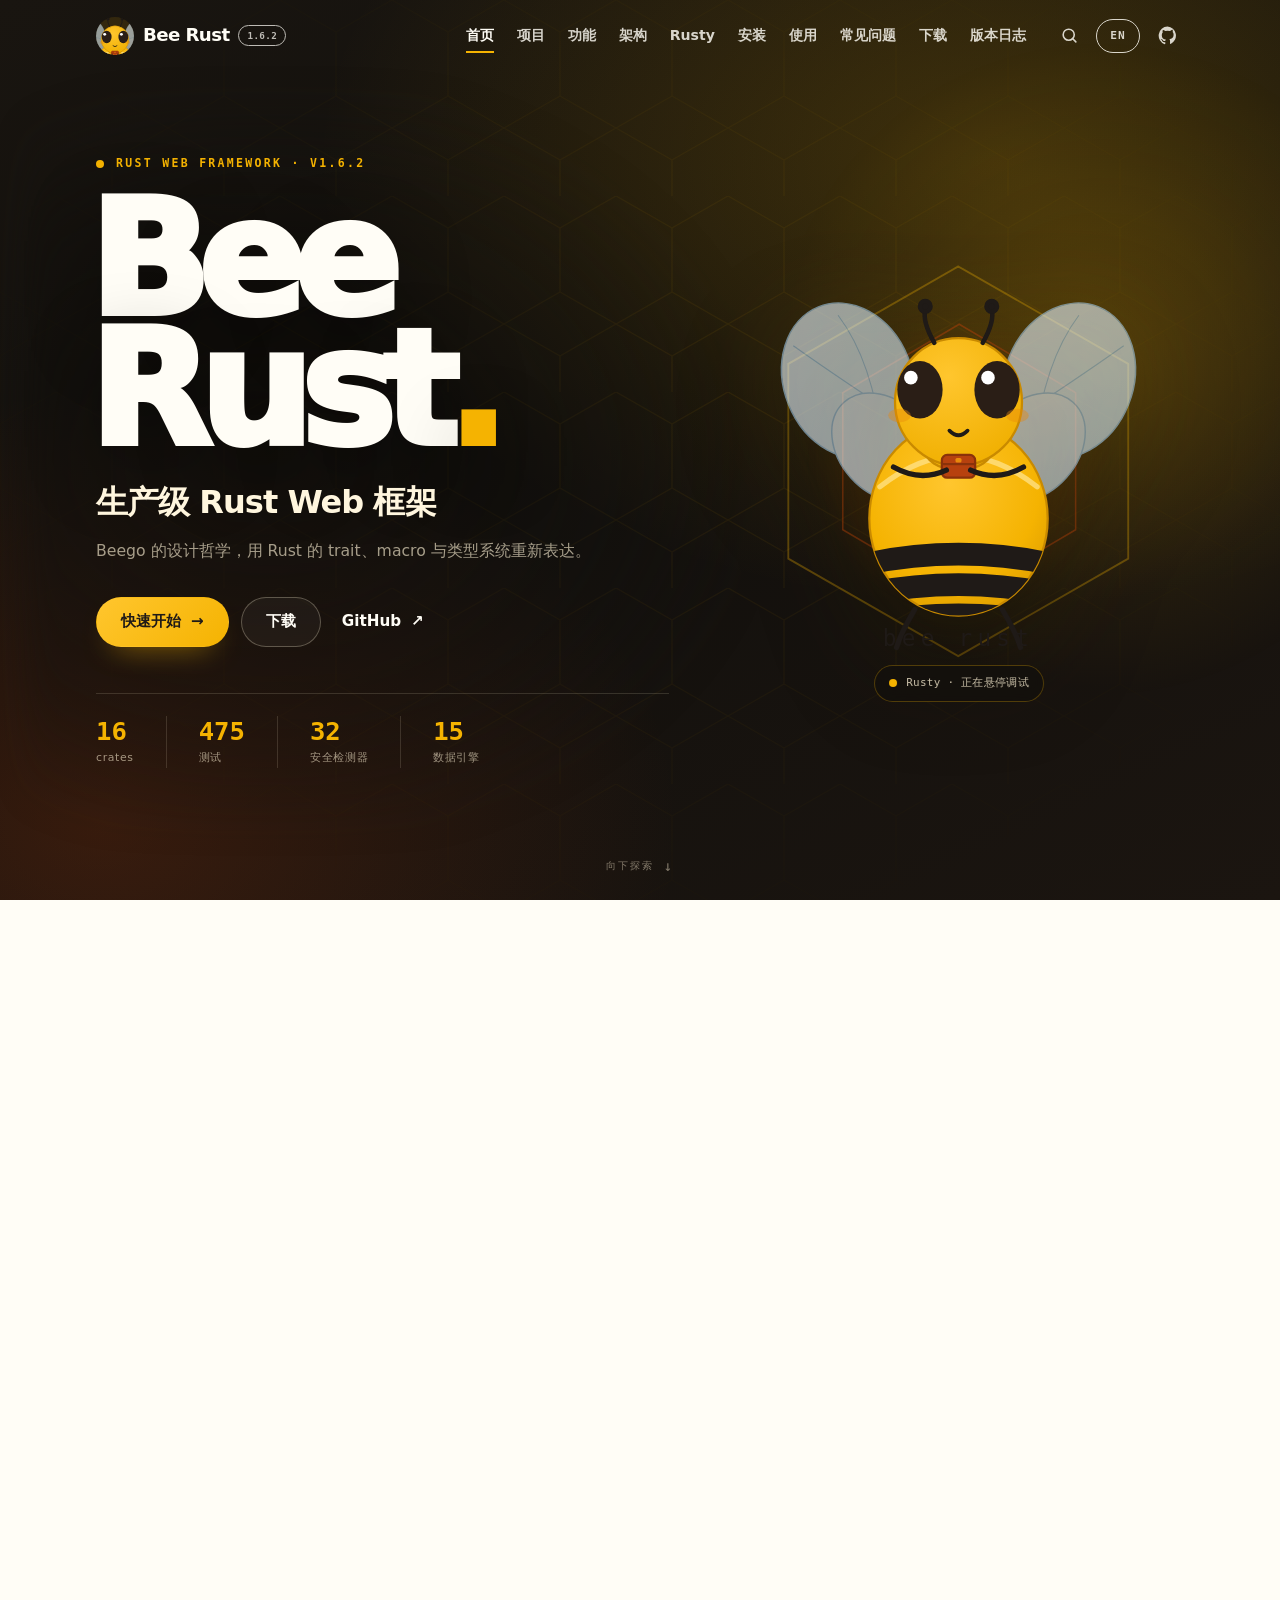
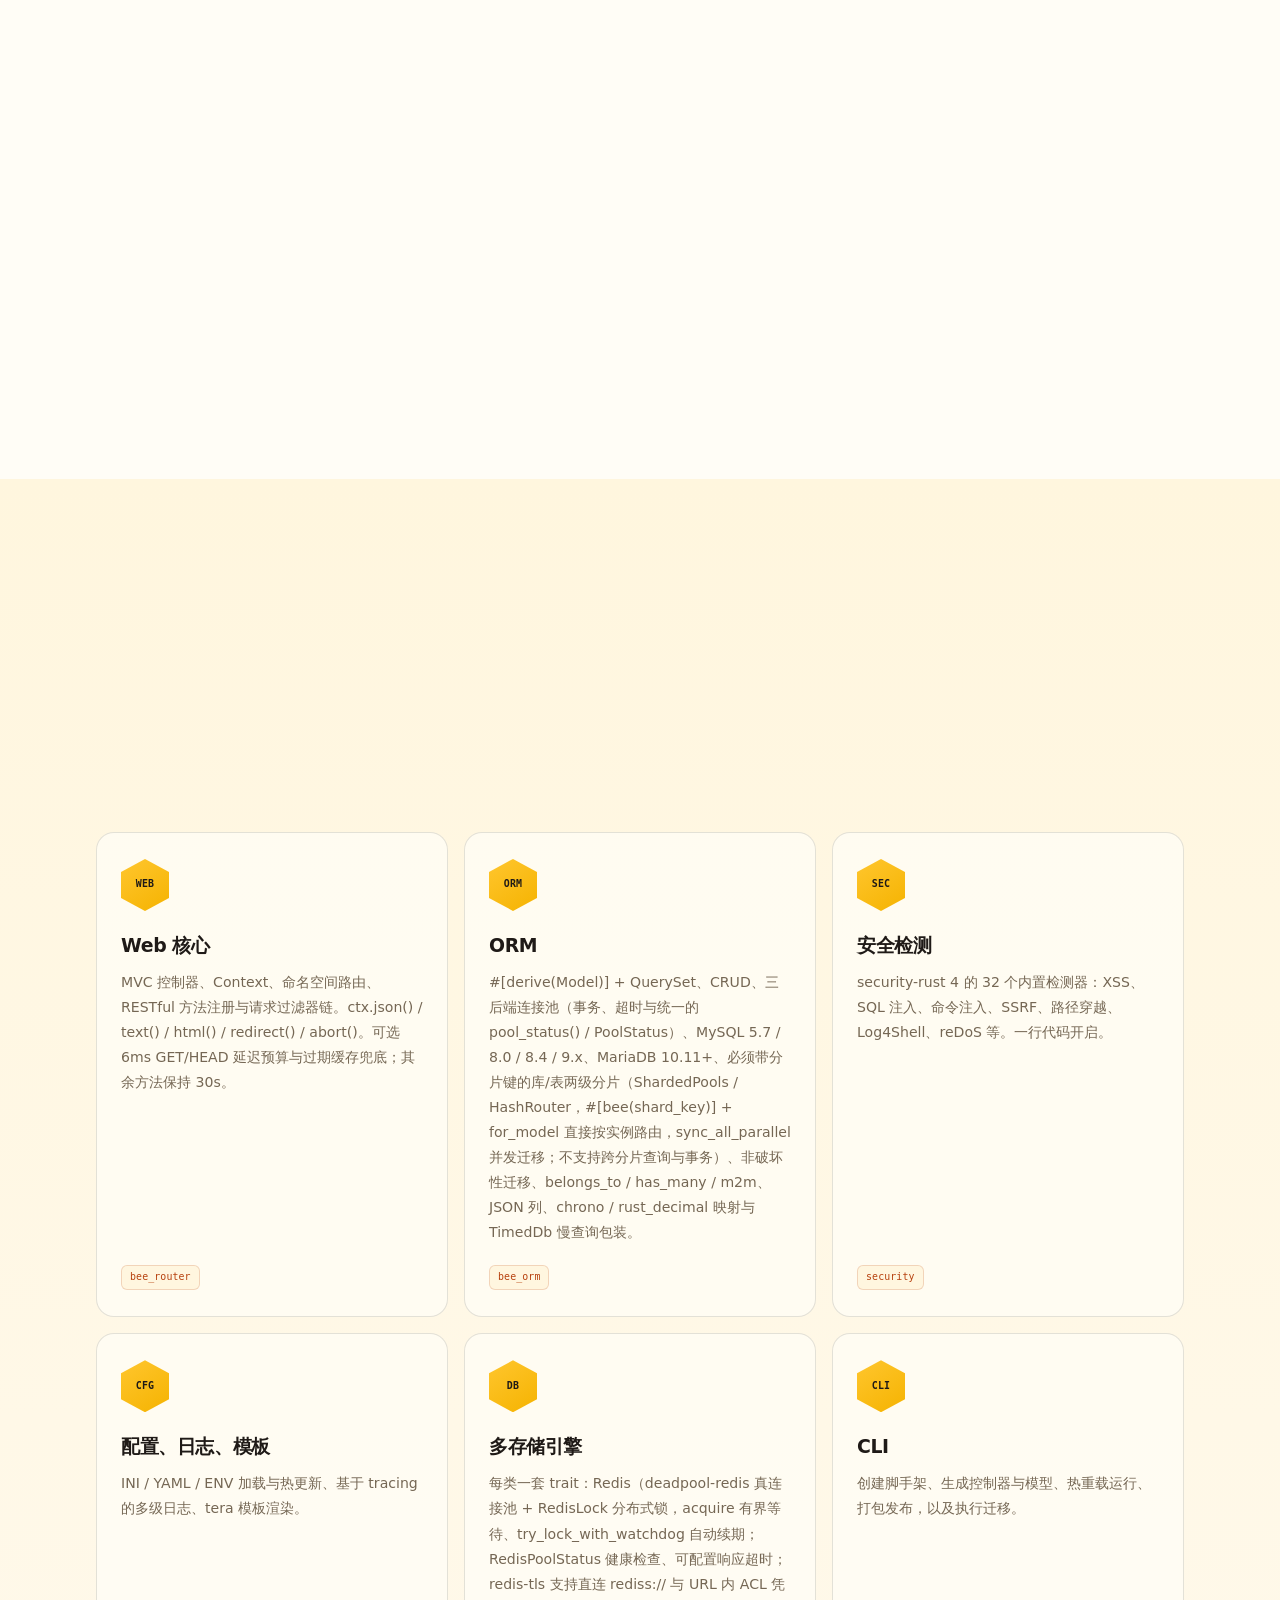
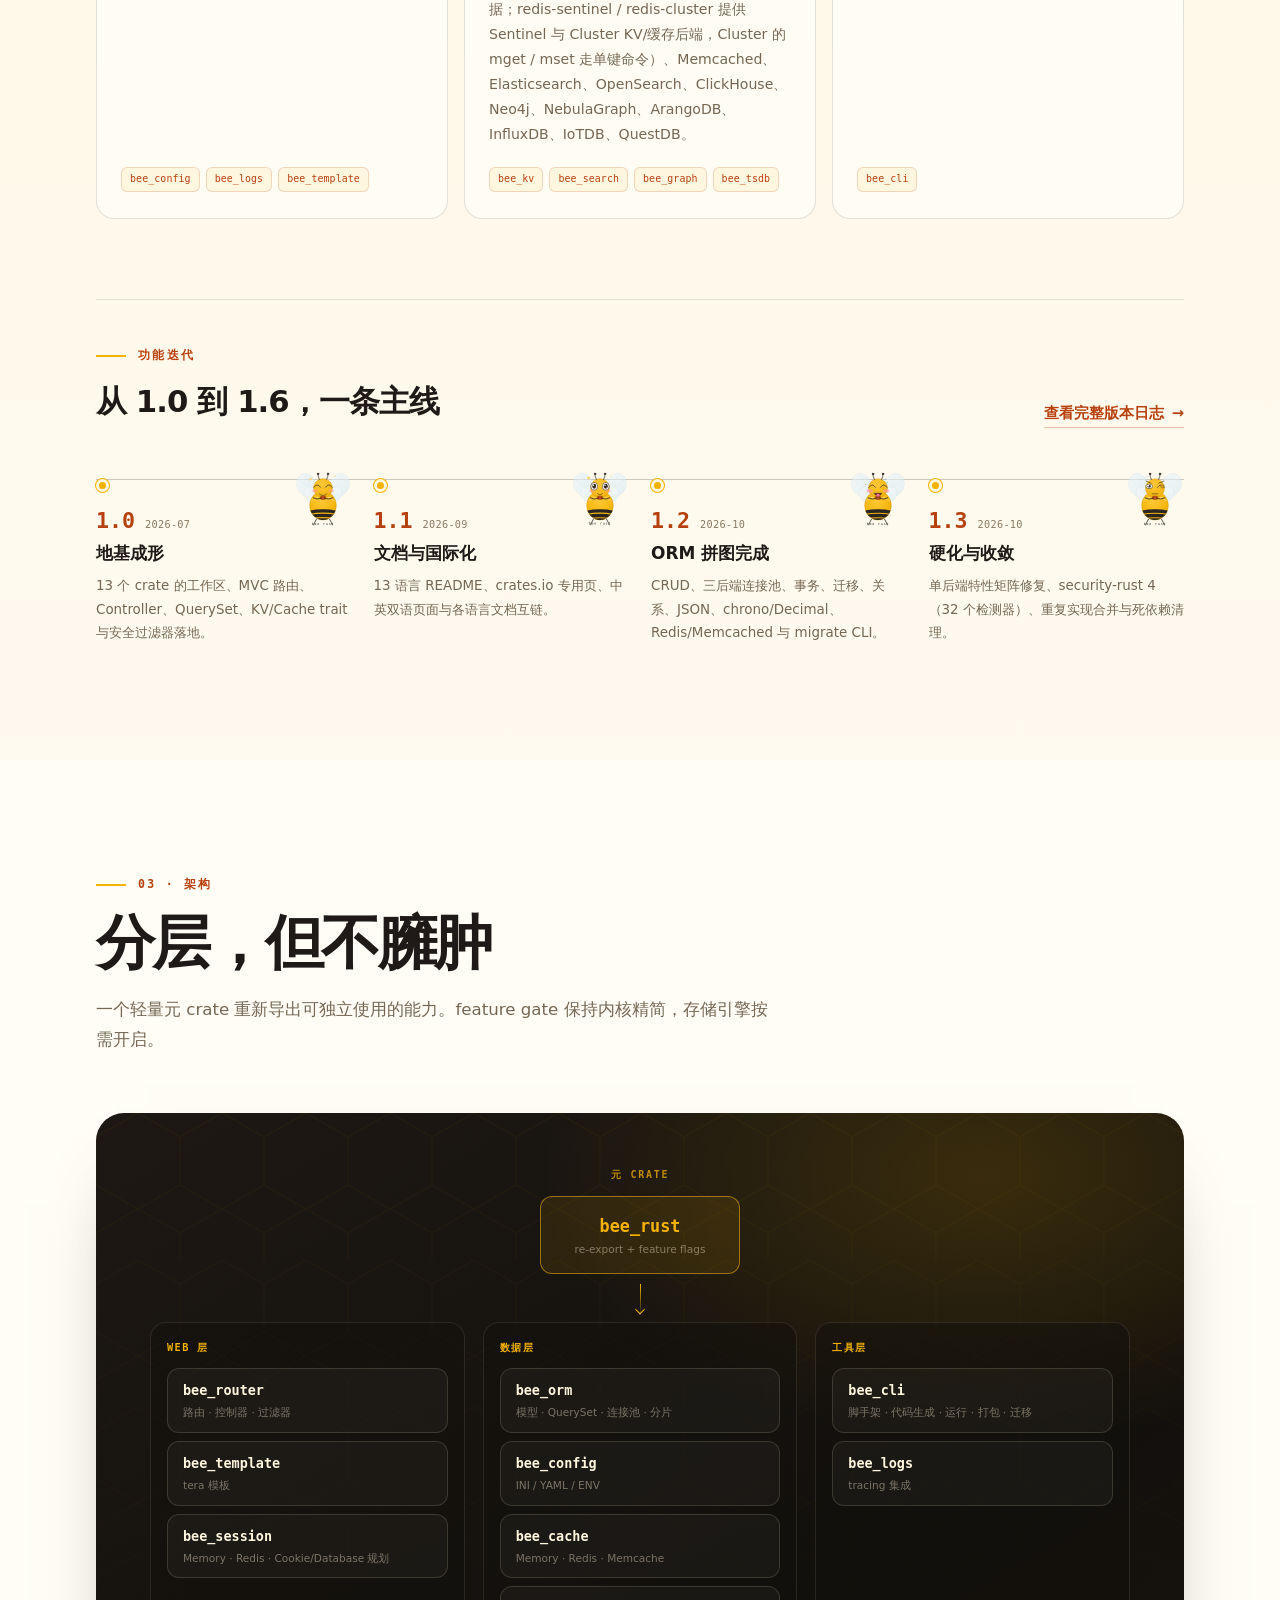
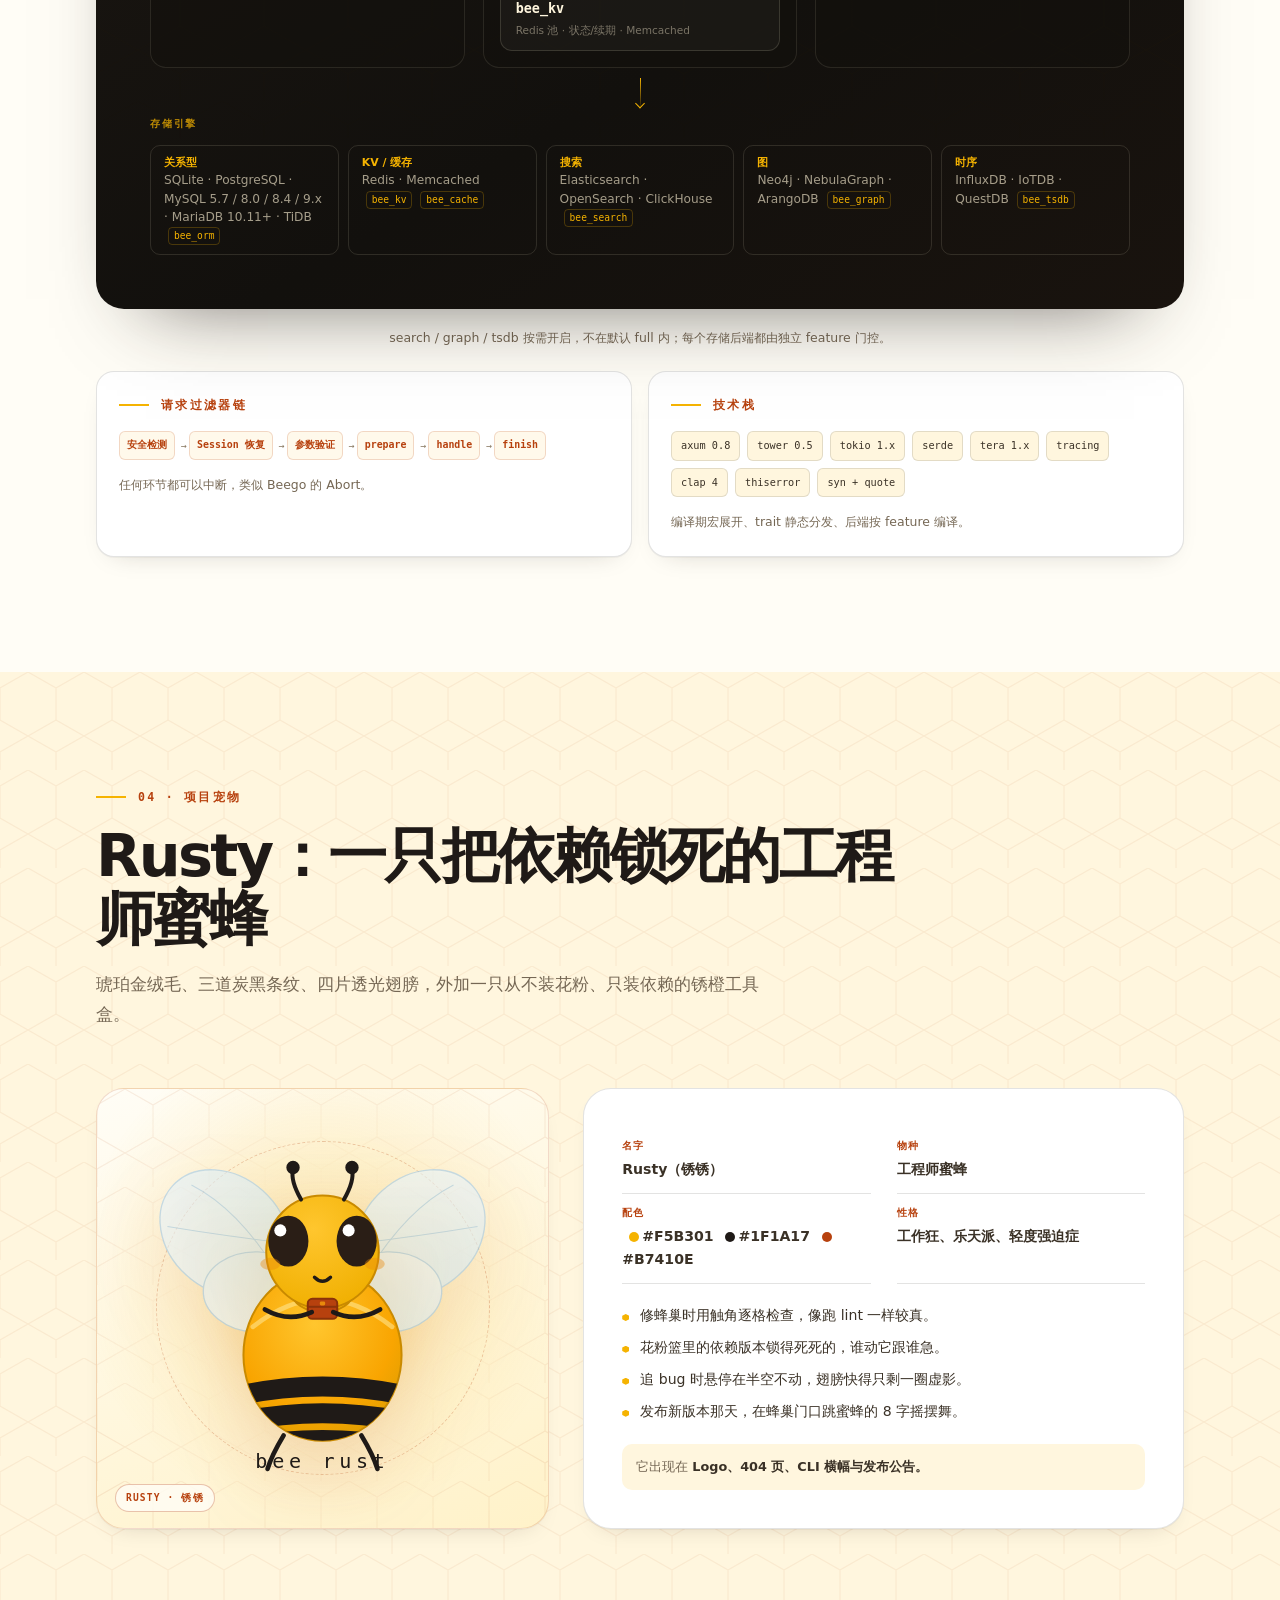
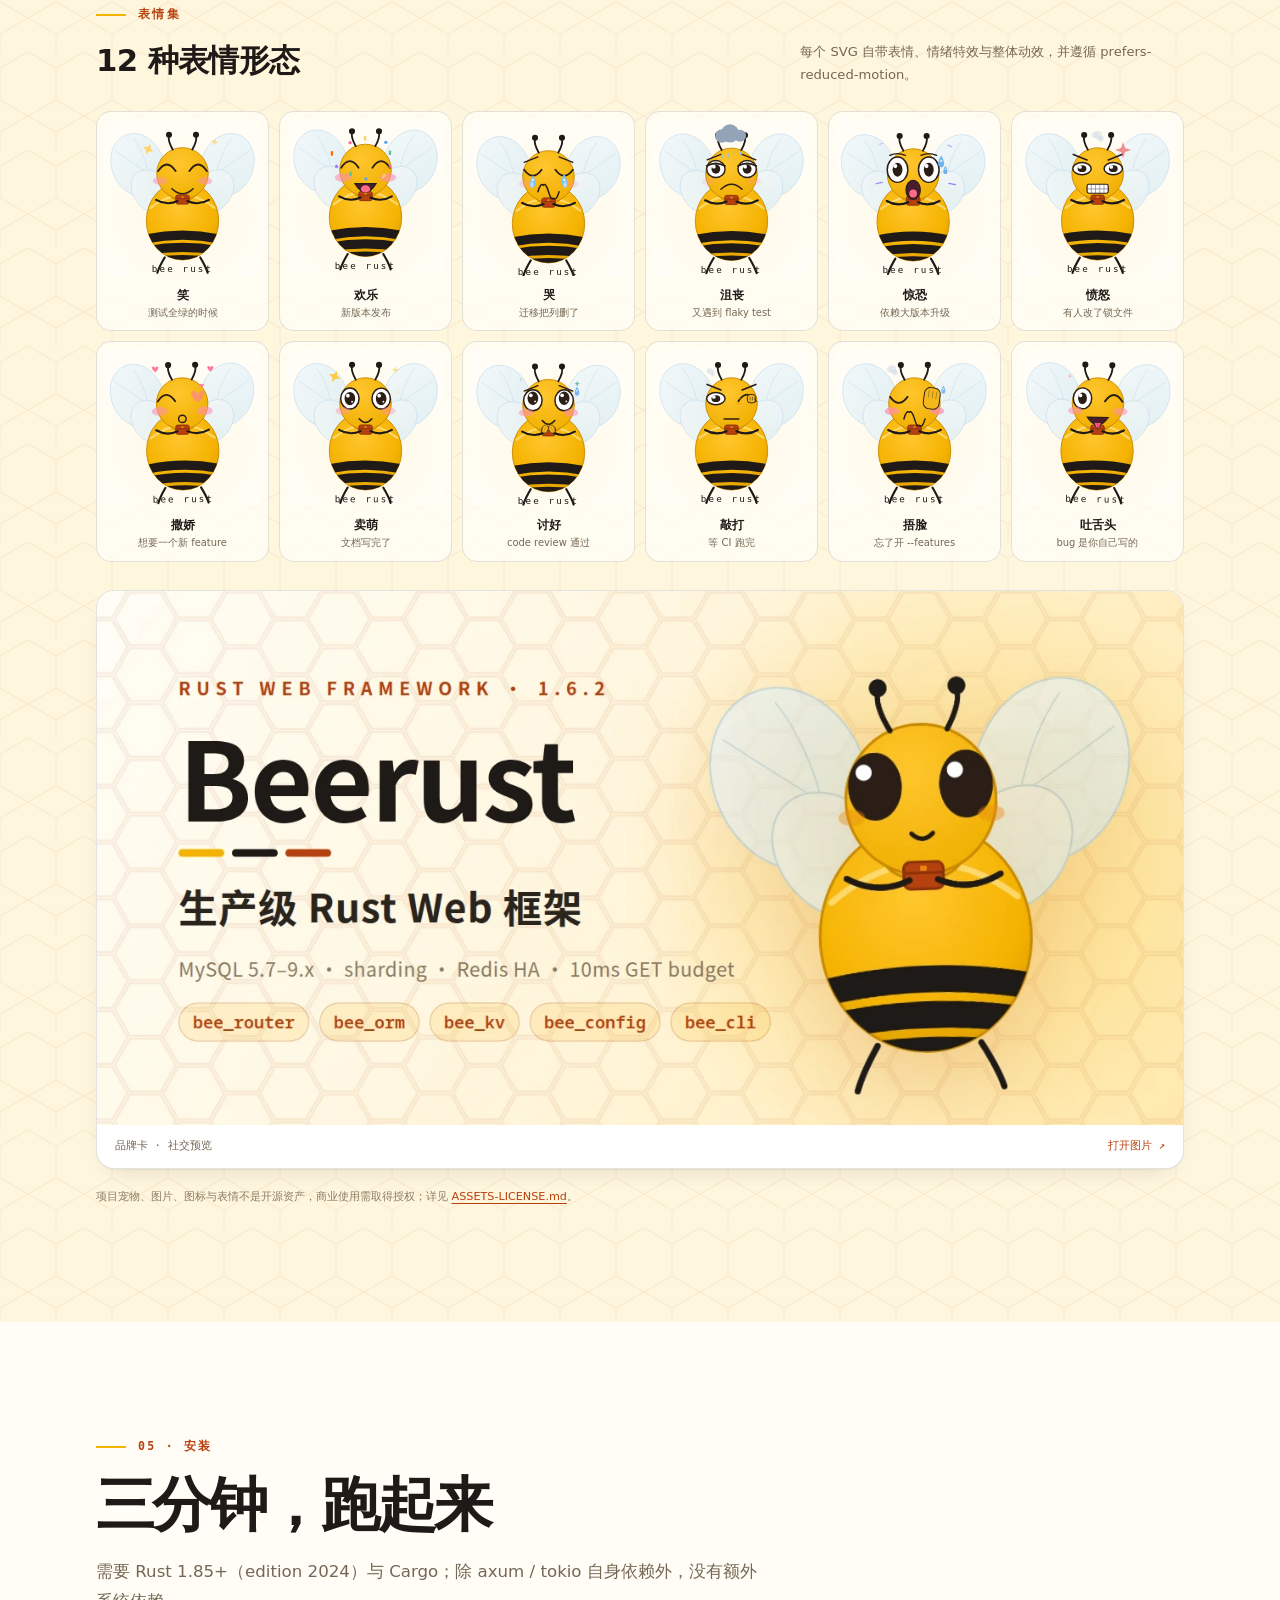
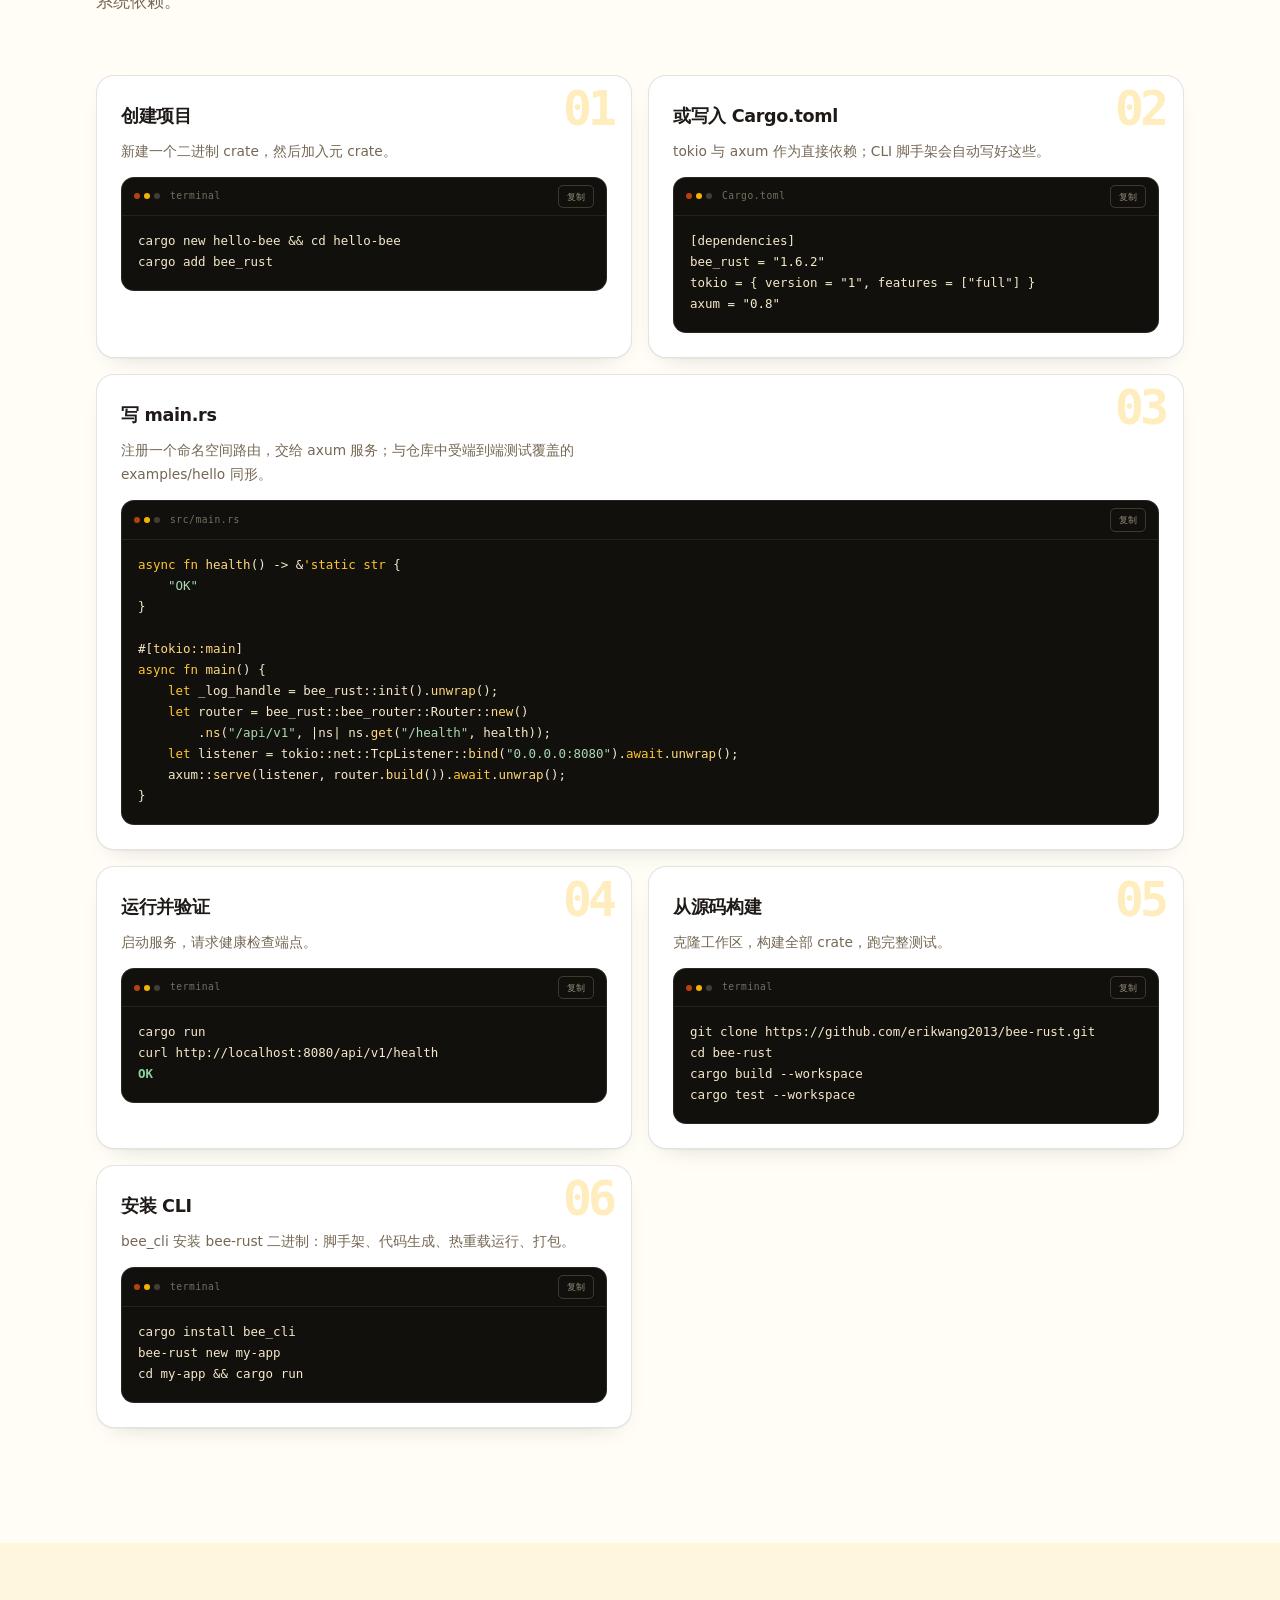
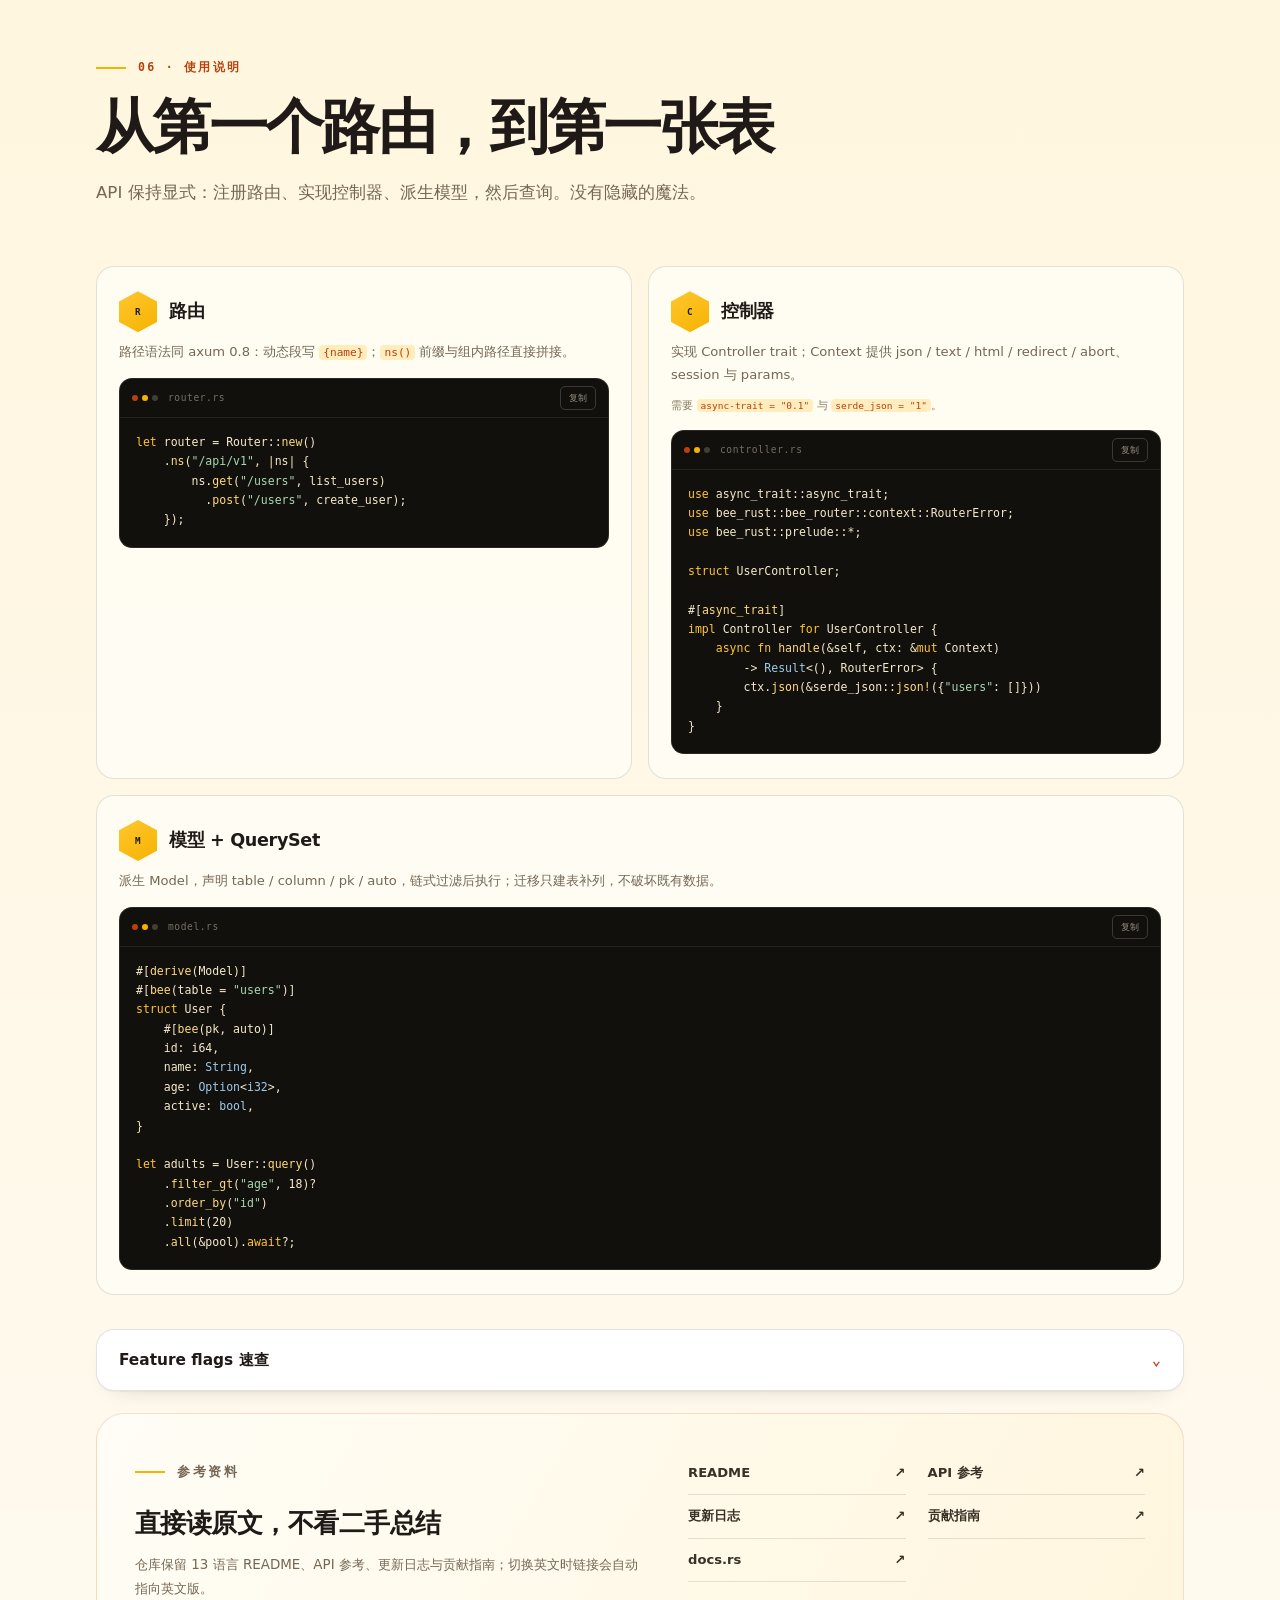
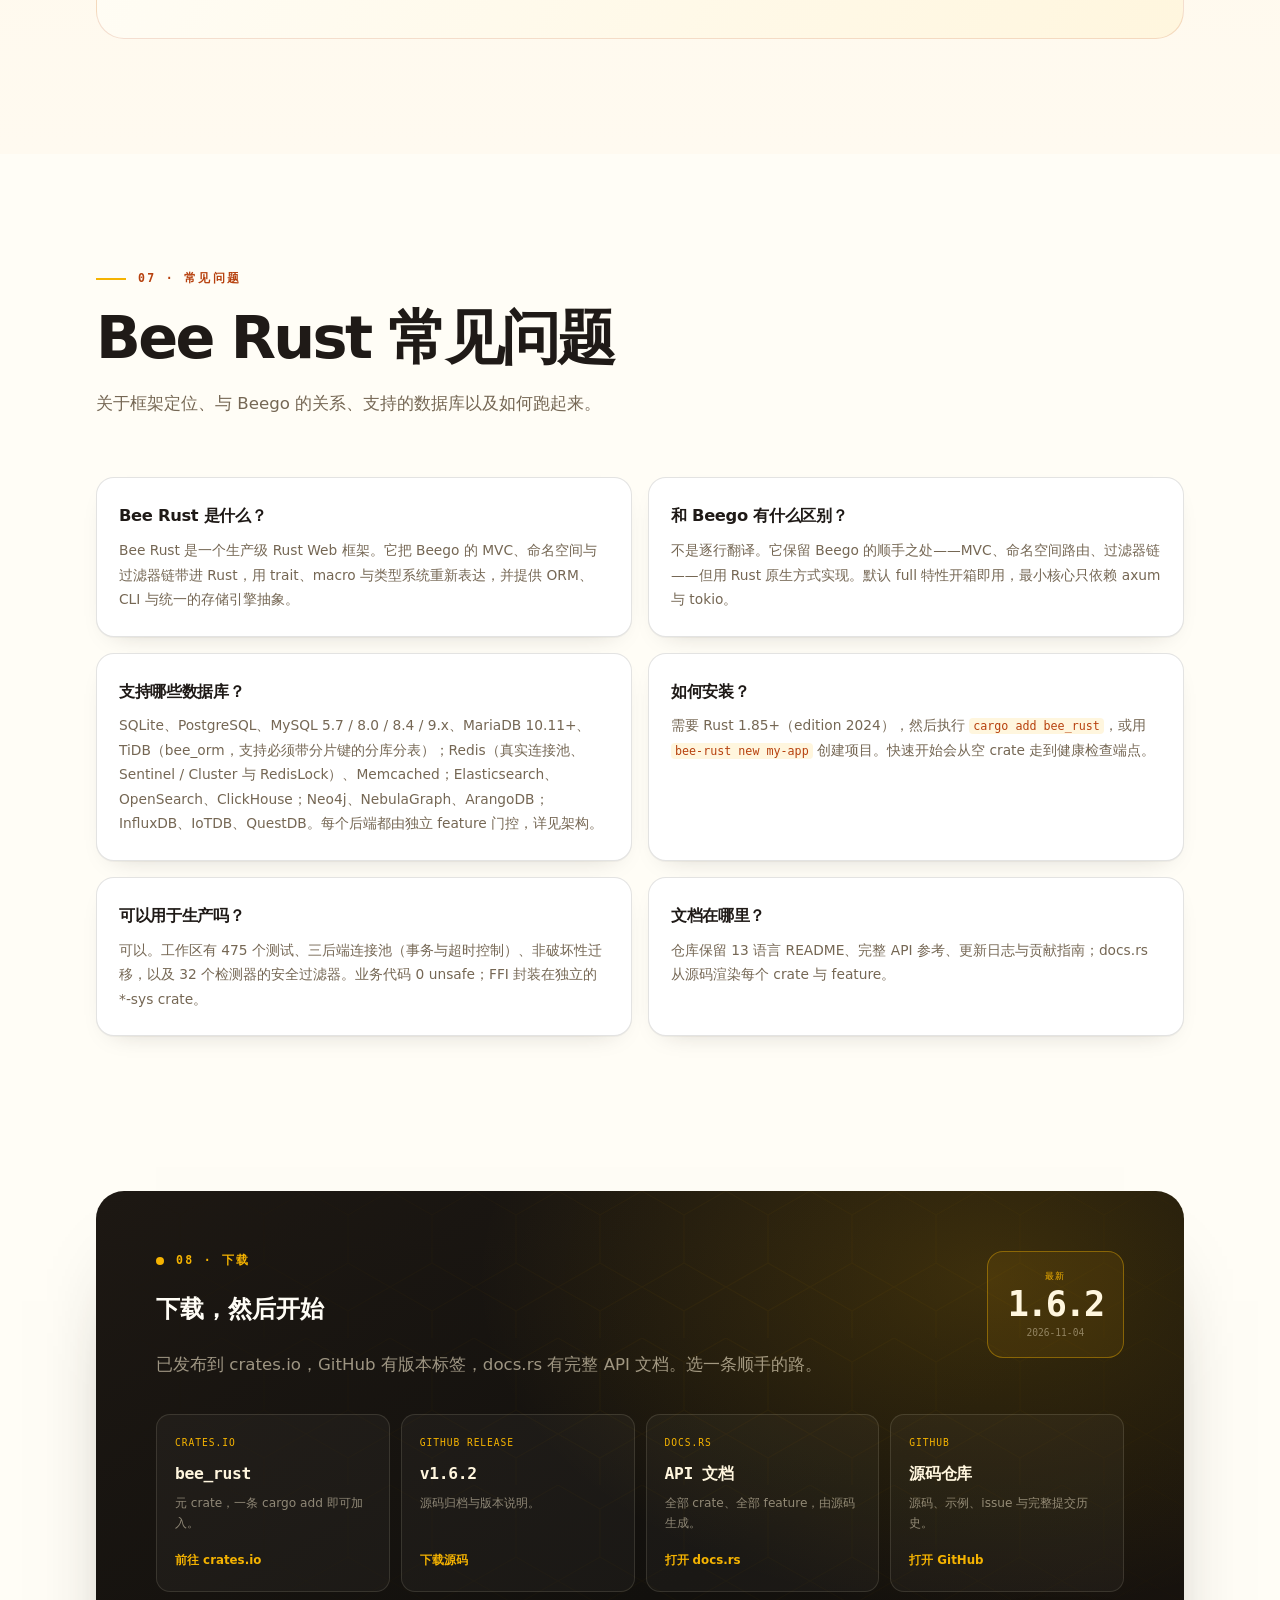
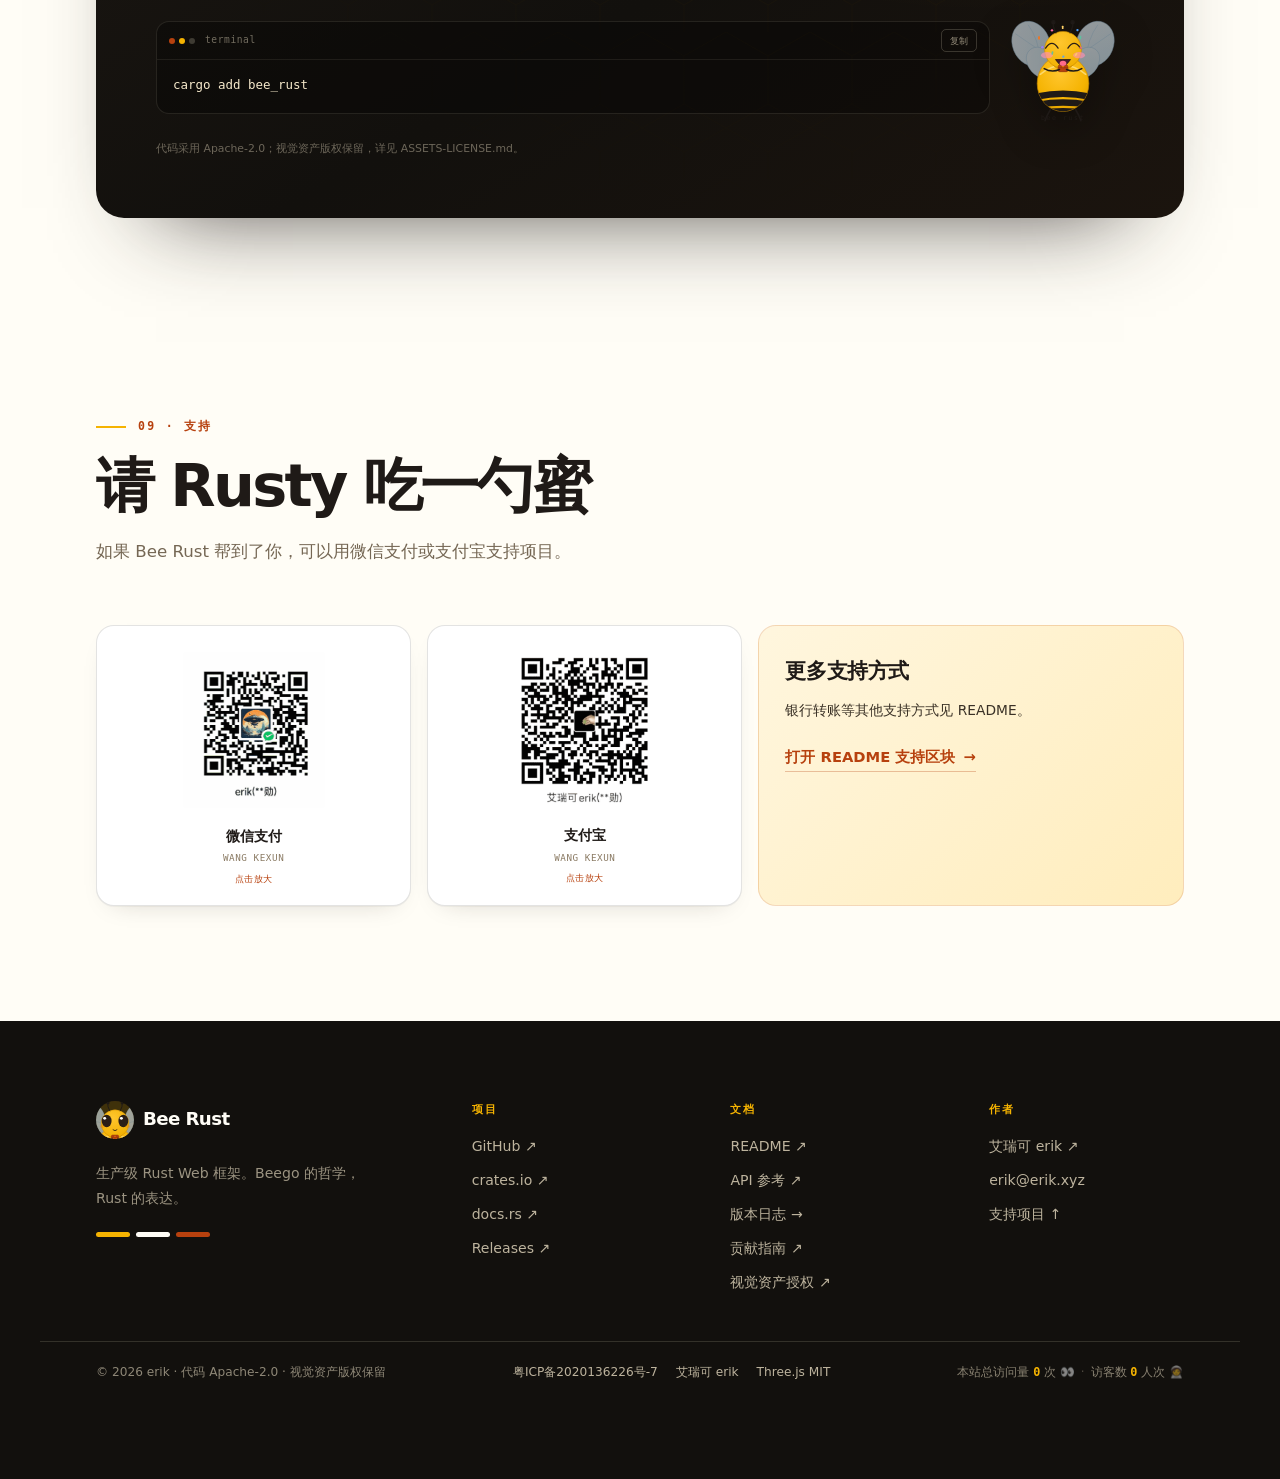
<file: site/index.html>
<!doctype html>
<html lang="zh-CN" data-lang="zh">
<head>
<meta charset="utf-8">
<meta name="viewport" content="width=device-width, initial-scale=1, viewport-fit=cover">
<title>Bee Rust · 生产级 Rust Web 框架</title>
<meta name="description" content="Bee Rust 是生产级 Rust Web 框架：Beego 哲学，用 trait、macro 与类型系统表达。内置 MVC、ORM（MySQL 5.7 / 8.0 / 8.4 / 9.x、MariaDB 10.11+、分库分表）、过滤器链、CLI 与存储引擎（Redis 真连接池、TLS、Sentinel / Cluster 与分布式锁）。">
<meta name="author" content="erik">
<meta name="applicable-device" content="pc,mobile">
<meta name="theme-color" content="#12100D">
<meta name="robots" content="index,follow,max-image-preview:large,max-snippet:-1">
<link rel="canonical" href="https://bee-rust.erik.xyz/">
<meta property="og:type" content="website">
<meta property="og:site_name" content="Bee Rust">
<meta property="og:url" content="https://bee-rust.erik.xyz/">
<meta property="og:locale" content="zh_CN">
<meta property="og:locale:alternate" content="en_US">
<meta property="og:title" content="Bee Rust · 生产级 Rust Web 框架">
<meta property="og:description" content="Beego 的设计哲学，用 Rust 的 trait、macro 与类型系统重新表达；ORM 支持 MySQL 5.7 / 8.0 / 8.4 / 9.x、MariaDB 10.11+ 与分库分表，Redis 提供真连接池、TLS 与 Sentinel / Cluster 高可用。">
<meta property="og:image" content="https://bee-rust.erik.xyz/assets/img/social-preview.jpg">
<meta property="og:image:type" content="image/jpeg">
<meta property="og:image:width" content="1280">
<meta property="og:image:height" content="630">
<meta property="og:image:alt" content="Bee Rust 社交预览卡：蜜白蜂巢背景上的 Bee Rust 字标与 Rusty">
<meta name="twitter:card" content="summary_large_image">
<meta name="twitter:title" content="Bee Rust · 生产级 Rust Web 框架">
<meta name="twitter:description" content="Beego 的设计哲学，用 Rust 的 trait、macro 与类型系统重新表达；ORM 支持 MySQL 5.7 / 8.0 / 8.4 / 9.x、MariaDB 10.11+ 与分库分表，Redis 提供真连接池、TLS 与 Sentinel / Cluster 高可用。">
<meta name="twitter:image" content="https://bee-rust.erik.xyz/assets/img/social-preview.jpg">
<meta name="twitter:image:alt" content="Bee Rust 社交预览卡：蜜白蜂巢背景上的 Bee Rust 字标与 Rusty">
<link rel="icon" href="assets/img/rusty-face.svg" type="image/svg+xml"><link rel="apple-touch-icon" href="assets/img/apple-touch-icon.png">
<link rel="preload" href="assets/css/base.css" as="style"><link rel="preload" href="assets/css/site.css" as="style"><link rel="preload" href="assets/css/sections.css" as="style">
<link rel="preload" href="assets/img/rusty-static.svg" as="image" type="image/svg+xml" fetchpriority="high">
<link rel="stylesheet" href="assets/css/base.css"><link rel="stylesheet" href="assets/css/site.css"><link rel="stylesheet" href="assets/css/sections.css">
<script>
  document.documentElement.classList.add('js');
  try { if (localStorage.getItem('beerust-lang') === 'en' || new URLSearchParams(location.search).get('lang') === 'en') { document.documentElement.lang = 'en'; document.documentElement.dataset.lang = 'en'; } } catch (e) {}
</script>
<script type="application/ld+json">
{
  "@context": "https://schema.org",
  "@graph": [
    {
      "@type": "WebSite",
      "@id": "https://bee-rust.erik.xyz/#website",
      "url": "https://bee-rust.erik.xyz/",
      "name": "Bee Rust",
      "alternateName": "bee_rust",
      "description": "生产级 Rust Web 框架：Beego 的设计哲学，用 Rust 的 trait、macro 与类型系统重新表达。",
      "inLanguage": ["zh-CN", "en"],
      "publisher": { "@id": "https://bee-rust.erik.xyz/#author" }
    },
    {
      "@type": "Person",
      "@id": "https://bee-rust.erik.xyz/#author",
      "name": "erik",
      "url": "https://erik.xyz",
      "sameAs": ["https://erik.xyz", "https://github.com/erikwang2013"]
    },
    {
      "@type": "SoftwareSourceCode",
      "@id": "https://bee-rust.erik.xyz/#software",
      "name": "Bee Rust",
      "alternateName": "bee_rust",
      "url": "https://bee-rust.erik.xyz/",
      "description": "A production-grade Rust web framework with MVC, ORM, filter chains, CLI, and unified storage-engine abstractions.",
      "codeRepository": "https://github.com/erikwang2013/bee-rust",
      "programmingLanguage": "Rust",
      "runtimePlatform": "Rust 1.85+",
      "applicationCategory": "WebApplication",
      "operatingSystem": "Cross-platform",
      "softwareVersion": "1.6.2",
      "version": "1.6.2",
      "datePublished": "2026-07-29",
      "dateModified": "2026-11-04",
      "keywords": "Rust, web framework, Beego, MVC, ORM, axum, tokio",
      "isAccessibleForFree": true,
      "inLanguage": ["zh-CN", "en"],
      "license": "https://www.apache.org/licenses/LICENSE-2.0",
      "author": { "@id": "https://bee-rust.erik.xyz/#author" },
      "publisher": {
        "@type": "Organization",
        "name": "Bee Rust",
        "url": "https://bee-rust.erik.xyz/",
        "logo": "https://bee-rust.erik.xyz/assets/img/apple-touch-icon.png"
      },
      "sameAs": [
        "https://github.com/erikwang2013/bee-rust",
        "https://crates.io/crates/bee_rust",
        "https://docs.rs/bee_rust"
      ]
    }
  ]
}
</script>
<script type="application/ld+json">
{
  "@context": "https://schema.org",
  "@type": "FAQPage",
  "@id": "https://bee-rust.erik.xyz/#faq",
  "url": "https://bee-rust.erik.xyz/#faq",
  "inLanguage": "zh-CN",
  "isPartOf": { "@id": "https://bee-rust.erik.xyz/#website" },
  "mainEntity": [
    {
      "@type": "Question",
      "name": "Bee Rust 是什么？",
      "acceptedAnswer": { "@type": "Answer", "text": "Bee Rust 是一个生产级 Rust Web 框架。它把 Beego 的 MVC、命名空间与过滤器链带进 Rust，用 trait、macro 与类型系统重新表达，并提供 ORM、CLI 与统一的存储引擎抽象。" }
    },
    {
      "@type": "Question",
      "name": "和 Beego 有什么区别？",
      "acceptedAnswer": { "@type": "Answer", "text": "不是逐行翻译。它保留 Beego 的顺手之处——MVC、命名空间路由、过滤器链——但用 Rust 原生方式实现。默认 full 特性开箱即用，最小核心只依赖 axum 与 tokio。" }
    },
    {
      "@type": "Question",
      "name": "支持哪些数据库？",
      "acceptedAnswer": { "@type": "Answer", "text": "SQLite、PostgreSQL、MySQL 5.7 / 8.0 / 8.4 / 9.x、MariaDB 10.11+、TiDB（bee_orm，支持必须带分片键的分库分表）；Redis（真实连接池、Sentinel / Cluster 与 RedisLock）、Memcached；Elasticsearch、OpenSearch、ClickHouse；Neo4j、NebulaGraph、ArangoDB；InfluxDB、IoTDB、QuestDB。每个后端都由独立 feature 门控，详见架构。" }
    },
    {
      "@type": "Question",
      "name": "如何安装？",
      "acceptedAnswer": { "@type": "Answer", "text": "需要 Rust 1.85+（edition 2024），然后执行 cargo add bee_rust，或用 bee-rust new my-app 创建项目。快速开始会从空 crate 走到健康检查端点。" }
    },
    {
      "@type": "Question",
      "name": "可以用于生产吗？",
      "acceptedAnswer": { "@type": "Answer", "text": "可以。工作区有 475 个测试、三后端连接池（事务与超时控制）、非破坏性迁移，以及 32 个检测器的安全过滤器。业务代码 0 unsafe；FFI 封装在独立的 *-sys crate。" }
    },
    {
      "@type": "Question",
      "name": "文档在哪里？",
      "acceptedAnswer": { "@type": "Answer", "text": "仓库保留 13 语言 README、完整 API 参考、更新日志与贡献指南；docs.rs 从源码渲染每个 crate 与 feature。" }
    }
  ]
}
</script>
</head>
<body data-page="home">

<header class="site-header" id="site-header">
  <div class="wrap header-inner">
    <a class="brand" href="./" aria-label="Bee Rust 首页"><span class="brand-mark"><img src="assets/img/rusty-face.svg" alt="" width="38" height="38"></span><span class="brand-name">Bee Rust</span><span class="brand-ver">1.6.2</span></a>
    <nav class="site-nav" id="site-nav" aria-label="主导航">
      <a href="#top" data-nav data-en="Home">首页</a><a href="#intro" data-nav data-en="Project">项目</a><a href="#features" data-nav data-en="Features">功能</a><a href="#architecture" data-nav data-en="Architecture">架构</a><a href="#rusty" data-nav data-en="Rusty">Rusty</a>
      <a href="#install" data-nav data-en="Install">安装</a><a href="#usage" data-nav data-en="Usage">使用</a><a href="#faq" data-nav data-en="FAQ">常见问题</a><a href="#download" data-nav data-en="Download">下载</a><a href="changelog.html" data-nav data-en="Changelog">版本日志</a>
    </nav>
    <div class="header-actions">
      <button class="lang-btn" type="button" data-lang-toggle aria-label="Switch to English">EN</button>
      <a class="icon-btn" href="https://github.com/erikwang2013/bee-rust" target="_blank" rel="noopener" aria-label="GitHub"><svg viewBox="0 0 24 24" aria-hidden="true"><path d="M12 .7A11.5 11.5 0 0 0 8.4 23c.6.1.8-.2.8-.6v-2c-3.2.7-3.9-1.4-3.9-1.4-.5-1.4-1.3-1.8-1.3-1.8-1.1-.7.1-.7.1-.7 1.2.1 1.8 1.2 1.8 1.2 1 1.8 2.7 1.3 3.4 1 .1-.8.4-1.3.8-1.6-2.6-.3-5.3-1.3-5.3-5.7 0-1.3.5-2.3 1.2-3.1-.1-.3-.5-1.5.1-3.1 0 0 1-.3 3.2 1.2a11 11 0 0 1 5.8 0C17.4 4.3 18.4 4.6 18.4 4.6c.6 1.6.2 2.8.1 3.1.8.8 1.2 1.8 1.2 3.1 0 4.4-2.7 5.4-5.3 5.7.4.4.8 1.1.8 2.2v3.3c0 .4.2.7.8.6A11.5 11.5 0 0 0 12 .7Z"/></svg></a>
      <button class="menu-btn" type="button" aria-controls="site-nav" aria-expanded="false" aria-label="打开菜单"><span></span><span></span></button>
    </div>
  </div>
</header>

<main>
  <section class="hero" id="top">
    <div class="hero-honey" aria-hidden="true"></div>
    <canvas id="hero-canvas" class="hero-canvas" aria-hidden="true"></canvas>
    <div class="hero-glow" aria-hidden="true"></div>
    <div class="wrap hero-grid">
      <div class="hero-copy">
        <p class="eyebrow eyebrow--dark"><span class="pulse"></span> RUST WEB FRAMEWORK · v1.6.2</p>
        <h1>Bee Rust<span class="h1-dot">.</span></h1>
        <p class="tagline" data-en="A production-grade Rust web framework">生产级 Rust Web 框架</p>
        <p class="lede" data-en="Beego's design philosophy, re-expressed through Rust traits, macros, and the type system.">Beego 的设计哲学，用 Rust 的 trait、macro 与类型系统重新表达。</p>
        <div class="hero-actions">
          <a class="btn btn-primary" href="#install"><span data-en="Quick start">快速开始</span><span class="btn-arrow">→</span></a><a class="btn btn-ghost" href="#download" data-en="Download">下载</a>
          <a class="btn btn-text" href="https://github.com/erikwang2013/bee-rust" target="_blank" rel="noopener">GitHub <span aria-hidden="true">↗</span></a>
        </div>
        <ul class="hero-stats"><li><b>16</b><span data-en="crates">crates</span></li><li><b>475</b><span data-en="tests">测试</span></li><li><b>32</b><span data-en="security detectors">安全检测器</span></li><li><b>15</b><span data-en="data engines">数据引擎</span></li></ul>
      </div>
      <div class="hero-pet">
        <svg class="hero-halo hero-halo--1" viewBox="0 0 100 100" aria-hidden="true"><polygon points="50,3 91,26.5 91,73.5 50,97 9,73.5 9,26.5"/></svg><svg class="hero-halo hero-halo--2" viewBox="0 0 100 100" aria-hidden="true"><polygon points="50,10 84,30 84,70 50,90 16,70 16,30"/></svg>
        <div class="hero-pet-glow" aria-hidden="true"></div>
        <img class="hero-rusty" src="assets/img/rusty-static.svg" alt="Rusty，Bee Rust 的工程师蜜蜂：悬停时四片翅膀展开成环，前足抱着锈橙色工具盒" width="512" height="512" fetchpriority="high" decoding="async">
        <div class="pet-chip"><span class="pulse"></span><span data-en="Rusty · hovering on a bug">Rusty · 正在悬停调试</span></div>
      </div>
    </div>
    <a class="scroll-cue" href="#intro"><span data-en="Scroll to explore">向下探索</span><span class="scroll-arrow" aria-hidden="true">↓</span></a>
  </section>

  <section class="section" id="intro">
    <div class="wrap">
      <header class="section-head" data-reveal>
        <p class="eyebrow"><span class="eyebrow-line"></span><span data-en="01 · Why Bee Rust">01 · 为什么是 Bee Rust</span></p>
        <h2 data-en="Bring Beego's ergonomics into the Rust world">把 Beego 的顺手，带进 Rust 的世界</h2>
        <p class="section-lede" data-en="Bee Rust doesn't translate Go line by line. It takes Beego's MVC, namespaces, and filter chains apart and rebuilds them with traits and macros in a Rust-native way. The default full feature works out of the box; the minimal core depends only on axum + tokio.">Bee Rust 不是把 Go 代码逐行翻译成 Rust，而是把 Beego 的 MVC、命名空间、过滤器链重新拆解，用 trait 与 macro 做出 Rust 原生的表达。默认 full 特性开箱即用，最小核心只依赖 axum + tokio。</p>
      </header>
      <div class="goal-grid">
        <article class="goal-card" data-reveal><div class="goal-metric">30s</div><h3 data-en="Developer experience">开发体验</h3><p data-en="From project creation to the first request in under 30 seconds.">从创建项目到首个请求，30 秒以内。</p></article>
        <article class="goal-card" data-reveal><div class="goal-metric">&lt;5%</div><h3 data-en="Controller overhead">控制器开销</h3><p data-en="Controller overhead stays under 5% versus bare axum; P99 routing is designed for &lt;100µs.">对比裸 axum 开销 &lt;5%；P99 路由延迟设计目标 &lt;100µs。</p></article>
        <article class="goal-card" data-reveal><div class="goal-metric">&lt;60s</div><h3 data-en="Compile speed">编译速度</h3><p data-en="Full release build under 60s; incremental builds under 5s.">全量 release 编译 &lt;60s，增量编译 &lt;5s。</p></article>
        <article class="goal-card" data-reveal><div class="goal-metric">&lt;5MB</div><h3 data-en="Binary size">二进制体积</h3><p data-en="A router-only app stays under 5MB with strip + LTO.">仅 router 的最小应用 &lt;5MB（strip + LTO）。</p></article>
        <article class="goal-card" data-reveal><div class="goal-metric">0</div><h3 data-en="Safety">安全性</h3><p data-en="Zero unsafe in business code; FFI stays inside dedicated *-sys crates.">业务代码 0 unsafe；所有 FFI 封装在独立的 *-sys crate。</p></article>
        <article class="goal-card" data-reveal><div class="goal-metric">1.85+</div><h3 data-en="Compatibility">兼容性</h3><p data-en="Rust 1.85+ (required by edition 2024), tracking stable.">Rust 1.85+（edition 2024 要求），跟踪 stable。</p></article>
      </div>
      <aside class="quote-card" data-reveal>
        <div><p class="quote-mark" aria-hidden="true">“</p><p class="quote-text" data-en="Beego philosophy, Rust expression. Routes, models, and middleware are declared in code — explicit, greppable, zero-cost.">Beego 哲学，Rust 表达。路由、模型、中间件全部在代码里显式声明——可读、可搜索、零成本。</p><p class="quote-sign">— README · 设计原则 / Design principles</p></div>
        <img src="assets/img/pet-expressions/smile.svg" alt="" width="512" height="512" loading="lazy" decoding="async">
      </aside>
    </div>
  </section>

  <section class="section section--tint" id="features">
    <div class="wrap">
      <header class="section-head" data-reveal>
        <p class="eyebrow"><span class="eyebrow-line"></span><span data-en="02 · Capabilities">02 · 功能全景</span></p>
        <h2 data-en="From routing to storage, one framework">从路由到存储，一套框架全覆盖</h2>
        <p class="section-lede" data-en="Web, ORM, security, config, logs, cache, sessions, templates, and five families of storage engines. Every crate is usable on its own.">Web、ORM、安全、配置、日志、缓存、Session、模板，以及五类存储引擎。每个 crate 都可以单独使用。</p>
      </header>
      <div class="feature-grid">
        <article class="feature-card" data-reveal><div class="hex-badge">WEB</div><h3 data-en="Web core">Web 核心</h3><p data-en="MVC controllers, Context, namespaced routing, RESTful methods, and a request filter chain. ctx.json() / text() / html() / redirect() / abort(). Opt-in 6ms GET/HEAD latency budget with stale-cache fallback; other methods keep 30s.">MVC 控制器、Context、命名空间路由、RESTful 方法注册与请求过滤器链。ctx.json() / text() / html() / redirect() / abort()。可选 6ms GET/HEAD 延迟预算与过期缓存兜底；其余方法保持 30s。</p><div class="tags"><span>bee_router</span></div></article>
        <article class="feature-card" data-reveal><div class="hex-badge">ORM</div><h3 data-en="ORM">ORM</h3><p data-en="#[derive(Model)] + QuerySet, CRUD, three connection pools with transactions, timeouts, and a unified pool_status() / PoolStatus, MySQL 5.7 / 8.0 / 8.4 / 9.x, MariaDB 10.11+, key-required database/table sharding (ShardedPools / HashRouter; #[bee(shard_key)] + for_model route from an instance, sync_all_parallel migrates concurrently; no cross-shard queries or transactions), non-destructive migrations, belongs_to / has_many / m2m, JSON columns, chrono / rust_decimal mapping, and the TimedDb slow-query wrapper.">#[derive(Model)] + QuerySet、CRUD、三后端连接池（事务、超时与统一的 pool_status() / PoolStatus）、MySQL 5.7 / 8.0 / 8.4 / 9.x、MariaDB 10.11+、必须带分片键的库/表两级分片（ShardedPools / HashRouter，#[bee(shard_key)] + for_model 直接按实例路由，sync_all_parallel 并发迁移；不支持跨分片查询与事务）、非破坏性迁移、belongs_to / has_many / m2m、JSON 列、chrono / rust_decimal 映射与 TimedDb 慢查询包装。</p><div class="tags"><span>bee_orm</span></div></article>
        <article class="feature-card" data-reveal><div class="hex-badge">SEC</div><h3 data-en="Security filter">安全检测</h3><p data-en="32 built-in detectors from security-rust 4: XSS, SQL injection, command injection, SSRF, path traversal, Log4Shell, reDoS, and more. One line to enable.">security-rust 4 的 32 个内置检测器：XSS、SQL 注入、命令注入、SSRF、路径穿越、Log4Shell、reDoS 等。一行代码开启。</p><div class="tags"><span>security</span></div></article>
        <article class="feature-card" data-reveal><div class="hex-badge">CFG</div><h3 data-en="Config, logs, templates">配置、日志、模板</h3><p data-en="INI / YAML / ENV with hot reload, levelled logging over tracing, and tera templates.">INI / YAML / ENV 加载与热更新、基于 tracing 的多级日志、tera 模板渲染。</p><div class="tags"><span>bee_config</span><span>bee_logs</span><span>bee_template</span></div></article>
        <article class="feature-card" data-reveal><div class="hex-badge">DB</div><h3 data-en="Storage engines">多存储引擎</h3><p data-en="One trait per family: Redis with a real deadpool-redis pool and RedisLock (bounded acquire waiting, try_lock_with_watchdog auto-renewal), RedisPoolStatus health checks, a configurable response timeout, redis-tls for direct rediss:// connections and URL ACL credentials, and redis-sentinel / redis-cluster KV/cache backends (Cluster mget / mset run as single-key commands); Memcached, Elasticsearch, OpenSearch, ClickHouse, Neo4j, NebulaGraph, ArangoDB, InfluxDB, IoTDB, QuestDB.">每类一套 trait：Redis（deadpool-redis 真连接池 + RedisLock 分布式锁，acquire 有界等待、try_lock_with_watchdog 自动续期；RedisPoolStatus 健康检查、可配置响应超时；redis-tls 支持直连 rediss:// 与 URL 内 ACL 凭据；redis-sentinel / redis-cluster 提供 Sentinel 与 Cluster KV/缓存后端，Cluster 的 mget / mset 走单键命令）、Memcached、Elasticsearch、OpenSearch、ClickHouse、Neo4j、NebulaGraph、ArangoDB、InfluxDB、IoTDB、QuestDB。</p><div class="tags"><span>bee_kv</span><span>bee_search</span><span>bee_graph</span><span>bee_tsdb</span></div></article>
        <article class="feature-card" data-reveal><div class="hex-badge">CLI</div><h3 data-en="CLI">CLI</h3><p data-en="Scaffold a project, generate controllers and models, run with hot reload, pack a release, and drive migrations.">创建脚手架、生成控制器与模型、热重载运行、打包发布，以及执行迁移。</p><div class="tags"><span>bee_cli</span></div></article>
      </div>
      <div class="evolution" data-reveal>
        <div class="evolution-head">
          <div>
            <p class="eyebrow"><span class="eyebrow-line"></span><span data-en="Feature evolution">功能迭代</span></p>
            <h3 data-en="From 1.0 to 1.6, one arc">从 1.0 到 1.6，一条主线</h3>
          </div>
          <a class="text-link" href="changelog.html"><span data-en="Full changelog">查看完整版本日志</span> <span aria-hidden="true">→</span></a>
        </div>
        <div class="milestones" id="milestones"></div>
      </div>
    </div>
  </section>

  <section class="section" id="architecture">
    <div class="wrap">
      <header class="section-head" data-reveal>
        <p class="eyebrow"><span class="eyebrow-line"></span><span data-en="03 · Architecture">03 · 架构</span></p>
        <h2 data-en="Layered, not bloated">分层，但不臃肿</h2>
        <p class="section-lede" data-en="A small meta crate re-exports independently usable pieces. Feature gates keep the core lean; storage engines opt in.">一个轻量元 crate 重新导出可独立使用的能力。feature gate 保持内核精简，存储引擎按需开启。</p>
      </header>
      <div class="arch-panel" data-reveal>
        <div class="arch-layer arch-layer--meta"><span class="arch-label" data-en="Meta crate">元 crate</span><div class="arch-crate arch-crate--main"><b>bee_rust</b><small data-en="re-export + feature flags">re-export + feature flags</small></div></div>
        <div class="arch-arrow" aria-hidden="true"></div>
        <div class="arch-columns">
          <div class="arch-col"><h3 data-en="Web layer">Web 层</h3>
            <div class="arch-crate"><b>bee_router</b><small data-en="routing · controllers · filters">路由 · 控制器 · 过滤器</small></div><div class="arch-crate"><b>bee_template</b><small data-en="tera templates">tera 模板</small></div><div class="arch-crate"><b>bee_session</b><small data-en="memory · redis · cookie/database planned">Memory · Redis · Cookie/Database 规划</small></div>
          </div>
          <div class="arch-col"><h3 data-en="Data layer">数据层</h3>
            <div class="arch-crate"><b>bee_orm</b><small data-en="models · QuerySet · pools · sharding">模型 · QuerySet · 连接池 · 分片</small></div><div class="arch-crate"><b>bee_config</b><small data-en="INI / YAML / ENV">INI / YAML / ENV</small></div><div class="arch-crate"><b>bee_cache</b><small data-en="memory · redis · memcache">Memory · Redis · Memcache</small></div><div class="arch-crate"><b>bee_kv</b><small data-en="redis pool · status/watchdog · memcached">Redis 池 · 状态/续期 · Memcached</small></div>
          </div>
          <div class="arch-col"><h3 data-en="Tool layer">工具层</h3>
            <div class="arch-crate"><b>bee_cli</b><small data-en="scaffold · codegen · run · pack · migrate">脚手架 · 代码生成 · 运行 · 打包 · 迁移</small></div><div class="arch-crate"><b>bee_logs</b><small data-en="tracing integration">tracing 集成</small></div>
          </div>
        </div>
        <div class="arch-arrow" aria-hidden="true"></div>
        <div class="arch-layer arch-layer--storage"><span class="arch-label" data-en="Storage engines">存储引擎</span>
          <div class="arch-storage"><span><b data-en="Relational">关系型</b> SQLite · PostgreSQL · MySQL 5.7 / 8.0 / 8.4 / 9.x · MariaDB 10.11+ · TiDB <code>bee_orm</code></span><span><b data-en="KV / cache">KV / 缓存</b> Redis · Memcached <code>bee_kv</code> <code>bee_cache</code></span><span><b data-en="Search">搜索</b> Elasticsearch · OpenSearch · ClickHouse <code>bee_search</code></span><span><b data-en="Graph">图</b> Neo4j · NebulaGraph · ArangoDB <code>bee_graph</code></span><span><b data-en="Time series">时序</b> InfluxDB · IoTDB · QuestDB <code>bee_tsdb</code></span></div>
        </div>
      </div>
      <p class="arch-note" data-reveal data-en="search, graph and tsdb are opt-in — they are not part of the default full set. Every storage backend is behind its own feature flag.">search / graph / tsdb 按需开启，不在默认 full 内；每个存储后端都由独立 feature 门控。</p>
      <div class="engineering">
        <article class="eng-card" data-reveal>
          <p class="eyebrow"><span class="eyebrow-line"></span><span data-en="Request pipeline">请求过滤器链</span></p>
          <ol class="pipeline">
            <li data-en="Security scan">安全检测</li>
            <li data-en="Session restore">Session 恢复</li>
            <li data-en="Validation">参数验证</li>
            <li>prepare</li>
            <li>handle</li>
            <li>finish</li>
          </ol>
          <p class="eng-note" data-en="Any stage can abort, like Beego's Abort.">任何环节都可以中断，类似 Beego 的 Abort。</p>
        </article>
        <article class="eng-card" data-reveal>
          <p class="eyebrow"><span class="eyebrow-line"></span><span data-en="Tech stack">技术栈</span></p>
          <div class="tech-chips">
            <span>axum 0.8</span><span>tower 0.5</span><span>tokio 1.x</span><span>serde</span>
            <span>tera 1.x</span><span>tracing</span><span>clap 4</span><span>thiserror</span><span>syn + quote</span>
          </div>
          <p class="eng-note" data-en="Compile-time macros, static trait dispatch, feature-gated backends.">编译期宏展开、trait 静态分发、后端按 feature 编译。</p>
        </article>
      </div>
    </div>
  </section>

  <section class="section section--honey" id="rusty">
    <div class="wrap">
      <header class="section-head" data-reveal>
        <p class="eyebrow"><span class="eyebrow-line"></span><span data-en="04 · The pet">04 · 项目宠物</span></p>
        <h2 data-en="Rusty: the engineer bee who pins every dependency">Rusty：一只把依赖锁死的工程师蜜蜂</h2>
        <p class="section-lede" data-en="Amber fuzz, three charcoal stripes, four translucent wings, and a rust-orange toolbox that never holds pollen — only dependencies.">琥珀金绒毛、三道炭黑条纹、四片透光翅膀，外加一只从不装花粉、只装依赖的锈橙工具盒。</p>
      </header>
      <div class="rusty-intro">
        <div class="rusty-portrait" data-reveal><div class="rusty-portrait-glow" aria-hidden="true"></div><img src="assets/img/rusty.svg" alt="Rusty 正面悬停，翅膀展开成环，前足抱着锈橙色工具盒" width="512" height="512" loading="lazy" decoding="async"><span class="rusty-stamp">RUSTY · 锈锈</span></div>
        <div class="character-card" data-reveal>
          <dl class="character-meta">
            <div><dt data-en="Name">名字</dt><dd>Rusty（锈锈）</dd></div>
            <div><dt data-en="Species">物种</dt><dd data-en="Engineer bee">工程师蜜蜂</dd></div>
            <div><dt data-en="Palette">配色</dt><dd><i class="swatch swatch--amber"></i>#F5B301 <i class="swatch swatch--ink"></i>#1F1A17 <i class="swatch swatch--rust"></i>#B7410E</dd></div>
            <div><dt data-en="Personality">性格</dt><dd data-en="Workaholic, optimist, mildly OCD">工作狂、乐天派、轻度强迫症</dd></div>
          </dl>
          <ul class="trait-list">
            <li data-en="Checks every cell with its antennae like a linter.">修蜂巢时用触角逐格检查，像跑 lint 一样较真。</li>
            <li data-en="Pins dependency versions in its pollen basket and guards them.">花粉篮里的依赖版本锁得死死的，谁动它跟谁急。</li>
            <li data-en="Hovers motionless over a bug, wings a blur, until you fix it.">追 bug 时悬停在半空不动，翅膀快得只剩一圈虚影。</li>
            <li data-en="Does the bee waggle dance at the hive entrance on release day.">发布新版本那天，在蜂巢门口跳蜜蜂的 8 字摇摆舞。</li>
          </ul>
          <p class="where-line"><span data-en="It appears in">它出现在</span> <b data-en="the logo, the 404 page, the CLI banner, and release notes.">Logo、404 页、CLI 横幅与发布公告。</b></p>
        </div>
      </div>
      <div class="pet-gallery-head" data-reveal><div><p class="eyebrow"><span class="eyebrow-line"></span><span data-en="Expression set">表情集</span></p><h3 data-en="12 expression forms">12 种表情形态</h3></div><p data-en="Every SVG carries its own expression, mood effect, and animation — and respects prefers-reduced-motion.">每个 SVG 自带表情、情绪特效与整体动效，并遵循 prefers-reduced-motion。</p></div>
      <div class="pet-grid" id="pet-grid"></div>
      <figure class="brand-card" data-reveal>
        <picture><source srcset="assets/img/social-preview.webp" type="image/webp"><img src="assets/img/social-preview.png" alt="Bee Rust 社交预览卡：蜜白蜂巢背景上的 Bee Rust 字标与 Rusty" width="1280" height="630" loading="lazy" decoding="async"></picture>
        <figcaption><span data-en="Brand card · social preview">品牌卡 · 社交预览</span><a href="assets/img/social-preview.png" target="_blank" rel="noopener"><span data-en="Open image">打开图片</span> ↗</a></figcaption>
      </figure>
      <p class="license-note" data-en="The project pet, images, icons, and expression forms are not open-source assets. See ASSETS-LICENSE.md for the commercial license terms.">项目宠物、图片、图标与表情不是开源资产，商业使用需取得授权；详见 <a href="https://github.com/erikwang2013/bee-rust/blob/main/ASSETS-LICENSE.md" target="_blank" rel="noopener">ASSETS-LICENSE.md</a>。</p>
    </div>
  </section>

  <section class="section" id="install">
    <div class="wrap">
      <header class="section-head" data-reveal>
        <p class="eyebrow"><span class="eyebrow-line"></span><span data-en="05 · Install">05 · 安装</span></p>
        <h2 data-en="Three minutes to your first request">三分钟，跑起来</h2>
        <p class="section-lede" data-en="Rust 1.85+ (edition 2024) and Cargo. No system dependencies beyond what axum and tokio need.">需要 Rust 1.85+（edition 2024）与 Cargo；除 axum / tokio 自身依赖外，没有额外系统依赖。</p>
      </header>
      <div class="steps">
        <article class="step" data-reveal><span class="step-num">01</span><h3 data-en="Create a project">创建项目</h3><p data-en="Scaffold a binary crate, then add the meta crate.">新建一个二进制 crate，然后加入元 crate。</p>
          <div class="code-block">
            <div class="code-head"><span class="code-dots"><i></i><i></i><i></i></span><span>terminal</span><button class="copy-btn" type="button" data-copy data-en="Copy">复制</button></div>
            <pre tabindex="0"><code>cargo new hello-bee &amp;&amp; cd hello-bee
cargo add bee_rust</code></pre>
          </div>
        </article>
        <article class="step" data-reveal><span class="step-num">02</span><h3 data-en="Or edit Cargo.toml">或写入 Cargo.toml</h3><p data-en="Tokio and axum are direct dependencies; the CLI scaffold writes this for you.">tokio 与 axum 作为直接依赖；CLI 脚手架会自动写好这些。</p>
          <div class="code-block">
            <div class="code-head"><span class="code-dots"><i></i><i></i><i></i></span><span>Cargo.toml</span><button class="copy-btn" type="button" data-copy data-en="Copy">复制</button></div>
            <pre tabindex="0"><code>[dependencies]
bee_rust = "1.6.2"
tokio = { version = "1", features = ["full"] }
axum = "0.8"</code></pre>
          </div>
        </article>
        <article class="step step--wide" data-reveal><span class="step-num">03</span><h3 data-en="Write main.rs">写 main.rs</h3><p data-en="Register a namespaced route, then serve it with axum. The same shape as the tested examples/hello project.">注册一个命名空间路由，交给 axum 服务；与仓库中受端到端测试覆盖的 examples/hello 同形。</p>
          <div class="code-block code-block--rust">
            <div class="code-head"><span class="code-dots"><i></i><i></i><i></i></span><span>src/main.rs</span><button class="copy-btn" type="button" data-copy data-en="Copy">复制</button></div>
            <pre tabindex="0"><code><span class="tok-k">async fn</span> <span class="tok-f">health</span>() -&gt; &amp;<span class="tok-k">'static str</span> {
    <span class="tok-s">"OK"</span>
}

#[<span class="tok-f">tokio::main</span>]
<span class="tok-k">async fn</span> <span class="tok-f">main</span>() {
    <span class="tok-k">let</span> _log_handle = bee_rust::init().<span class="tok-f">unwrap</span>();
    <span class="tok-k">let</span> router = bee_rust::bee_router::Router::<span class="tok-f">new</span>()
        .<span class="tok-f">ns</span>(<span class="tok-s">"/api/v1"</span>, |ns| ns.<span class="tok-f">get</span>(<span class="tok-s">"/health"</span>, health));
    <span class="tok-k">let</span> listener = tokio::net::TcpListener::<span class="tok-f">bind</span>(<span class="tok-s">"0.0.0.0:8080"</span>).<span class="tok-k">await</span>.<span class="tok-f">unwrap</span>();
    axum::<span class="tok-f">serve</span>(listener, router.<span class="tok-f">build</span>()).<span class="tok-k">await</span>.<span class="tok-f">unwrap</span>();
}</code></pre>
          </div>
        </article>
        <article class="step" data-reveal><span class="step-num">04</span><h3 data-en="Run and check">运行并验证</h3><p data-en="Start the server and hit the health endpoint.">启动服务，请求健康检查端点。</p>
          <div class="code-block">
            <div class="code-head"><span class="code-dots"><i></i><i></i><i></i></span><span>terminal</span><button class="copy-btn" type="button" data-copy data-en="Copy">复制</button></div>
            <pre tabindex="0"><code>cargo run
curl http://localhost:8080/api/v1/health
<span class="tok-ok">OK</span></code></pre>
          </div>
        </article>
        <article class="step" data-reveal><span class="step-num">05</span><h3 data-en="Build from source">从源码构建</h3><p data-en="Clone the workspace, build every crate, and run the full test suite.">克隆工作区，构建全部 crate，跑完整测试。</p>
          <div class="code-block">
            <div class="code-head"><span class="code-dots"><i></i><i></i><i></i></span><span>terminal</span><button class="copy-btn" type="button" data-copy data-en="Copy">复制</button></div>
            <pre tabindex="0"><code>git clone https://github.com/erikwang2013/bee-rust.git
cd bee-rust
cargo build --workspace
cargo test --workspace</code></pre>
          </div>
        </article>
        <article class="step" data-reveal><span class="step-num">06</span><h3 data-en="Install the CLI">安装 CLI</h3><p data-en="bee_cli installs the bee-rust binary. Scaffold, generate, run with watch, pack.">bee_cli 安装 bee-rust 二进制：脚手架、代码生成、热重载运行、打包。</p>
          <div class="code-block">
            <div class="code-head"><span class="code-dots"><i></i><i></i><i></i></span><span>terminal</span><button class="copy-btn" type="button" data-copy data-en="Copy">复制</button></div>
            <pre tabindex="0"><code>cargo install bee_cli
bee-rust new my-app
cd my-app &amp;&amp; cargo run</code></pre>
          </div>
        </article>
      </div>
    </div>
  </section>

  <section class="section section--tint" id="usage">
    <div class="wrap">
      <header class="section-head" data-reveal>
        <p class="eyebrow"><span class="eyebrow-line"></span><span data-en="06 · Usage">06 · 使用说明</span></p>
        <h2 data-en="From your first route to your first table">从第一个路由，到第一张表</h2>
        <p class="section-lede" data-en="The API is explicit: register routes, implement a controller, derive a model, then query it.">API 保持显式：注册路由、实现控制器、派生模型，然后查询。没有隐藏的魔法。</p>
      </header>
      <div class="usage-grid">
        <article class="usage-card" data-reveal>
          <div class="usage-card-head"><span class="hex-badge">R</span><h3 data-en="Router">路由</h3></div>
          <p data-en="Path syntax follows axum 0.8: dynamic segments use {name}. ns() prefixes are concatenated directly.">路径语法同 axum 0.8：动态段写 <code>{name}</code>；<code>ns()</code> 前缀与组内路径直接拼接。</p>
          <div class="code-block code-block--rust">
            <div class="code-head"><span class="code-dots"><i></i><i></i><i></i></span><span>router.rs</span><button class="copy-btn" type="button" data-copy data-en="Copy">复制</button></div>
            <pre tabindex="0"><code><span class="tok-k">let</span> router = Router::<span class="tok-f">new</span>()
    .<span class="tok-f">ns</span>(<span class="tok-s">"/api/v1"</span>, |ns| {
        ns.<span class="tok-f">get</span>(<span class="tok-s">"/users"</span>, list_users)
          .<span class="tok-f">post</span>(<span class="tok-s">"/users"</span>, create_user);
    });</code></pre>
          </div>
        </article>
        <article class="usage-card" data-reveal>
          <div class="usage-card-head"><span class="hex-badge">C</span><h3 data-en="Controller">控制器</h3></div>
          <p data-en="Implement the Controller trait; Context exposes json / text / html / redirect / abort, session, and params.">实现 Controller trait；Context 提供 json / text / html / redirect / abort、session 与 params。</p>
          <p class="usage-note" data-en="Requires async-trait 0.1 and serde_json 1.">需要 <code>async-trait = "0.1"</code> 与 <code>serde_json = "1"</code>。</p>
          <div class="code-block code-block--rust">
            <div class="code-head"><span class="code-dots"><i></i><i></i><i></i></span><span>controller.rs</span><button class="copy-btn" type="button" data-copy data-en="Copy">复制</button></div>
            <pre tabindex="0"><code><span class="tok-k">use</span> async_trait::async_trait;
<span class="tok-k">use</span> bee_rust::bee_router::context::RouterError;
<span class="tok-k">use</span> bee_rust::prelude::*;

<span class="tok-k">struct</span> UserController;

#[<span class="tok-f">async_trait</span>]
<span class="tok-k">impl</span> Controller <span class="tok-k">for</span> UserController {
    <span class="tok-k">async fn</span> <span class="tok-f">handle</span>(&amp;self, ctx: &amp;<span class="tok-k">mut</span> Context)
        -&gt; <span class="tok-t">Result</span>&lt;(), RouterError&gt; {
        ctx.<span class="tok-f">json</span>(&amp;serde_json::<span class="tok-f">json!</span>({<span class="tok-s">"users"</span>: []}))
    }
}</code></pre>
          </div>
        </article>
        <article class="usage-card" data-reveal>
          <div class="usage-card-head"><span class="hex-badge">M</span><h3 data-en="Model + QuerySet">模型 + QuerySet</h3></div>
          <p data-en="Derive Model, declare table / column / pk / auto, then chain filters and execute. Migrations are non-destructive.">派生 Model，声明 table / column / pk / auto，链式过滤后执行；迁移只建表补列，不破坏既有数据。</p>
          <div class="code-block code-block--rust">
            <div class="code-head"><span class="code-dots"><i></i><i></i><i></i></span><span>model.rs</span><button class="copy-btn" type="button" data-copy data-en="Copy">复制</button></div>
            <pre tabindex="0"><code>#[<span class="tok-f">derive</span>(Model)]
#[<span class="tok-f">bee</span>(table = <span class="tok-s">"users"</span>)]
<span class="tok-k">struct</span> User {
    #[<span class="tok-f">bee</span>(pk, auto)]
    id: i64,
    name: <span class="tok-t">String</span>,
    age: <span class="tok-t">Option</span>&lt;<span class="tok-t">i32</span>&gt;,
    active: <span class="tok-t">bool</span>,
}

<span class="tok-k">let</span> adults = User::<span class="tok-f">query</span>()
    .<span class="tok-f">filter_gt</span>(<span class="tok-s">"age"</span>, 18)?
    .<span class="tok-f">order_by</span>(<span class="tok-s">"id"</span>)
    .<span class="tok-f">limit</span>(20)
    .<span class="tok-f">all</span>(&amp;pool).<span class="tok-k">await</span>?;</code></pre>
          </div>
        </article>
      </div>
      <details class="flags" data-reveal>
        <summary><span data-en="Feature flags at a glance">Feature flags 速查</span><span class="chev" aria-hidden="true">⌄</span></summary>
        <div class="flags-body">
          <table>
            <thead><tr><th data-en="Feature">特性</th><th data-en="What it enables">启用内容</th><th data-en="Notes">备注</th></tr></thead>
            <tbody>
              <tr><td><code>full</code></td><td>router · orm · kv · config · logs · cache · session · security · template</td><td data-en="Default">默认开启</td></tr>
              <tr><td><code>router</code></td><td>bee_router · bee_session · bee_template · bee_config · bee_logs</td><td data-en="Web core">Web 核心</td></tr>
              <tr><td><code>orm</code></td><td>bee_orm · bee_config · bee_cache</td><td data-en="Model + QuerySet">模型 + QuerySet</td></tr>
              <tr><td><code>security</code></td><td data-en="security-rust 4 with 32 detectors">security-rust 4，32 个检测器</td><td data-en="Filter chain">过滤器链</td></tr>
              <tr><td><code>search</code> · <code>graph</code> · <code>tsdb</code></td><td data-en="Search, graph, and time-series engines">搜索、图、时序引擎</td><td data-en="Opt-in, not in full">按需开启，不在 full 内</td></tr>
              <tr><td><code>orm-sqlite</code> · <code>orm-postgres</code> · <code>orm-postgres-tls</code> · <code>orm-mysql</code></td><td data-en="Forward a bee_orm backend through the meta crate">通过元 crate 转发 bee_orm 后端</td><td data-en="Also opt-in">同样按需开启</td></tr>
              <tr><td><code>orm-chrono</code> · <code>orm-rust_decimal</code></td><td data-en="Date / DateTime / Decimal field mapping">日期 / DateTime / Decimal 字段映射</td><td data-en="Opt-in">按需开启</td></tr>
              <tr><td><code>redis</code> · <code>redis-tls</code> · <code>redis-sentinel</code> · <code>redis-cluster</code> · <code>memcached</code> · <code>memcache</code> · <code>elasticsearch</code> · <code>opensearch</code> · <code>clickhouse</code> · <code>neo4j</code> · <code>nebulagraph</code> · <code>arangodb</code> · <code>influxdb</code> · <code>iotdb</code> · <code>questdb</code></td><td data-en="One feature per storage backend, on the sub-crate or through bee_rust">每个存储后端一个特性，可直接开在子 crate 或经 bee_rust 转发</td><td data-en="Never bundled into full">不打包进 full</td></tr>
            </tbody>
          </table>
          <div class="code-block code-block--rust">
            <div class="code-head"><span class="code-dots"><i></i><i></i><i></i></span><span data-en="Minimal core">最小核心</span><button class="copy-btn" type="button" data-copy data-en="Copy">复制</button></div>
            <pre tabindex="0"><code>bee_rust = { version = "1.6.2", default-features = false,
             features = ["router", "logs", "config"] }</code></pre>
          </div>
        </div>
      </details>
      <div class="reference-card" data-reveal>
        <div>
          <p class="eyebrow"><span class="eyebrow-line"></span><span data-en="Reference">参考资料</span></p>
          <h3 data-en="Read the source, not a summary">直接读原文，不看二手总结</h3>
          <p data-en="The repository keeps a 13-language README, API reference, changelog, and contribution guide. English links switch with the language toggle.">仓库保留 13 语言 README、API 参考、更新日志与贡献指南；切换英文时链接会自动指向英文版。</p>
        </div>
        <div class="reference-links">
          <a href="https://github.com/erikwang2013/bee-rust/blob/main/README.md" data-en-href="https://github.com/erikwang2013/bee-rust/blob/main/docs/README.en.md" target="_blank" rel="noopener"><span data-en="README">README</span> <span aria-hidden="true">↗</span></a>
          <a href="https://github.com/erikwang2013/bee-rust/blob/main/docs/api.md" data-en-href="https://github.com/erikwang2013/bee-rust/blob/main/docs/api.en.md" target="_blank" rel="noopener"><span data-en="API reference">API 参考</span> <span aria-hidden="true">↗</span></a>
          <a href="https://github.com/erikwang2013/bee-rust/blob/main/docs/CHANGELOG.zh.md" data-en-href="https://github.com/erikwang2013/bee-rust/blob/main/docs/CHANGELOG.md" target="_blank" rel="noopener"><span data-en="Changelog">更新日志</span> <span aria-hidden="true">↗</span></a>
          <a href="https://github.com/erikwang2013/bee-rust/blob/main/docs/CONTRIBUTING.zh.md" data-en-href="https://github.com/erikwang2013/bee-rust/blob/main/docs/CONTRIBUTING.md" target="_blank" rel="noopener"><span data-en="Contributing">贡献指南</span> <span aria-hidden="true">↗</span></a>
          <a href="https://docs.rs/bee_rust" target="_blank" rel="noopener">docs.rs <span aria-hidden="true">↗</span></a>
        </div>
      </div>
    </div>
  </section>

  <section class="section" id="faq">
    <div class="wrap">
      <header class="section-head">
        <p class="eyebrow"><span class="eyebrow-line"></span><span data-en="07 · FAQ">07 · 常见问题</span></p>
        <h2 data-en="Bee Rust FAQ">Bee Rust 常见问题</h2>
        <p class="section-lede" data-en="Short answers about the framework, its Beego lineage, supported backends, and how to get running.">关于框架定位、与 Beego 的关系、支持的数据库以及如何跑起来。</p>
      </header>
      <div class="faq-grid">
        <article class="faq-card">
          <h3 data-en="What is Bee Rust?">Bee Rust 是什么？</h3>
          <p data-en="Bee Rust is a production-grade Rust web framework. It brings Beego's MVC, namespaces, and filter chains into Rust with traits, macros, and the type system, plus an ORM, CLI, and unified storage-engine abstractions.">Bee Rust 是一个生产级 Rust Web 框架。它把 Beego 的 MVC、命名空间与过滤器链带进 Rust，用 trait、macro 与类型系统重新表达，并提供 ORM、CLI 与统一的存储引擎抽象。</p>
        </article>
        <article class="faq-card">
          <h3 data-en="How is it different from Beego?">和 Beego 有什么区别？</h3>
          <p data-en="It is not a line-by-line port. It keeps Beego's ergonomics — MVC, namespaced routes, filter chains — but implements them Rust-natively. The default full feature works out of the box; the minimal core depends only on axum and tokio.">不是逐行翻译。它保留 Beego 的顺手之处——MVC、命名空间路由、过滤器链——但用 Rust 原生方式实现。默认 full 特性开箱即用，最小核心只依赖 axum 与 tokio。</p>
        </article>
        <article class="faq-card">
          <h3 data-en="Which databases are supported?">支持哪些数据库？</h3>
          <p data-en="SQLite, PostgreSQL, MySQL 5.7 / 8.0 / 8.4 / 9.x, MariaDB 10.11+, and TiDB through bee_orm (with key-required database/table sharding); Redis (real connection pool, Sentinel / Cluster, and RedisLock) and Memcached; Elasticsearch, OpenSearch, and ClickHouse; Neo4j, NebulaGraph, and ArangoDB; InfluxDB, IoTDB, and QuestDB. Each backend is behind its own feature flag — see the <a href='#architecture'>architecture section</a>.">SQLite、PostgreSQL、MySQL 5.7 / 8.0 / 8.4 / 9.x、MariaDB 10.11+、TiDB（bee_orm，支持必须带分片键的分库分表）；Redis（真实连接池、Sentinel / Cluster 与 RedisLock）、Memcached；Elasticsearch、OpenSearch、ClickHouse；Neo4j、NebulaGraph、ArangoDB；InfluxDB、IoTDB、QuestDB。每个后端都由独立 feature 门控，详见<a href="#architecture">架构</a>。</p>
        </article>
        <article class="faq-card">
          <h3 data-en="How do I install it?">如何安装？</h3>
          <p data-en="Use Rust 1.85+ (edition 2024), then run <code>cargo add bee_rust</code>, or scaffold a project with <code>bee-rust new my-app</code>. The <a href='#install'>quick start</a> walks from an empty crate to a health endpoint.">需要 Rust 1.85+（edition 2024），然后执行 <code>cargo add bee_rust</code>，或用 <code>bee-rust new my-app</code> 创建项目。<a href="#install">快速开始</a>会从空 crate 走到健康检查端点。</p>
        </article>
        <article class="faq-card">
          <h3 data-en="Is it production-ready?">可以用于生产吗？</h3>
          <p data-en="Yes. The workspace ships 475 tests, three connection pools with transactions and timeouts, non-destructive migrations, and a 32-detector security filter. Business code is 0 unsafe; FFI stays in dedicated *-sys crates.">可以。工作区有 475 个测试、三后端连接池（事务与超时控制）、非破坏性迁移，以及 32 个检测器的安全过滤器。业务代码 0 unsafe；FFI 封装在独立的 *-sys crate。</p>
        </article>
        <article class="faq-card">
          <h3 data-en="Where are the docs?">文档在哪里？</h3>
          <p data-en="The repository keeps a 13-language README, a full API reference, changelog, and contribution guide. <a href='https://docs.rs/bee_rust' target='_blank' rel='noopener'>docs.rs</a> renders every crate and feature from source.">仓库保留 13 语言 README、完整 API 参考、更新日志与贡献指南；<a href="https://docs.rs/bee_rust" target="_blank" rel="noopener">docs.rs</a> 从源码渲染每个 crate 与 feature。</p>
        </article>
      </div>
    </div>
  </section>

  <section class="section download-section" id="download">
    <div class="wrap">
      <div class="download-panel">
        <div class="download-head" data-reveal>
          <div>
            <p class="eyebrow eyebrow--dark"><span class="pulse"></span><span data-en="08 · Download">08 · 下载</span></p>
            <h2 data-en="Download and start">下载，然后开始</h2>
            <p class="section-lede" data-en="Published on crates.io, tagged on GitHub, documented on docs.rs. Pick the path that fits.">已发布到 crates.io，GitHub 有版本标签，docs.rs 有完整 API 文档。选一条顺手的路。</p>
          </div>
          <div class="version-badge"><span data-en="Latest">最新</span><b>1.6.2</b><small>2026-11-04</small></div>
        </div>
        <div class="download-grid">
          <a class="download-card" href="https://crates.io/crates/bee_rust" target="_blank" rel="noopener" data-reveal>
            <span class="download-kicker">crates.io</span>
            <h3>bee_rust</h3>
            <p data-en="The meta crate. cargo add bee_rust.">元 crate，一条 cargo add 即可加入。</p>
            <span class="download-link" data-en="Open crates.io">前往 crates.io</span>
          </a>
          <a class="download-card" href="https://github.com/erikwang2013/bee-rust/releases/tag/v1.6.2" target="_blank" rel="noopener" data-reveal>
            <span class="download-kicker">GitHub Release</span>
            <h3>v1.6.2</h3>
            <p data-en="Source archive and release notes.">源码归档与版本说明。</p>
            <span class="download-link" data-en="Download source">下载源码</span>
          </a>
          <a class="download-card" href="https://docs.rs/bee_rust" target="_blank" rel="noopener" data-reveal>
            <span class="download-kicker">docs.rs</span>
            <h3 data-en="API docs">API 文档</h3>
            <p data-en="Every crate, every feature, rendered from source.">全部 crate、全部 feature，由源码生成。</p>
            <span class="download-link" data-en="Open docs.rs">打开 docs.rs</span>
          </a>
          <a class="download-card" href="https://github.com/erikwang2013/bee-rust" target="_blank" rel="noopener" data-reveal>
            <span class="download-kicker">GitHub</span>
            <h3 data-en="Repository">源码仓库</h3>
            <p data-en="Source, examples, issues, and the complete history.">源码、示例、issue 与完整提交历史。</p>
            <span class="download-link" data-en="Open GitHub">打开 GitHub</span>
          </a>
        </div>
        <div class="download-terminal" data-reveal>
          <div class="code-block">
            <div class="code-head"><span class="code-dots"><i></i><i></i><i></i></span><span>terminal</span><button class="copy-btn" type="button" data-copy data-en="Copy">复制</button></div>
            <pre tabindex="0"><code>cargo add bee_rust</code></pre>
          </div>
          <img src="assets/img/pet-expressions/joy.svg" alt="" width="512" height="512" loading="lazy" decoding="async">
        </div>
        <p class="download-note" data-en="Code is Apache-2.0. Visual assets are reserved; see ASSETS-LICENSE.md.">代码采用 Apache-2.0；视觉资产版权保留，详见 ASSETS-LICENSE.md。</p>
      </div>
    </div>
  </section>

  <section class="section support-section" id="support">
    <div class="wrap">
      <header class="section-head" data-reveal>
        <p class="eyebrow"><span class="eyebrow-line"></span><span data-en="09 · Support">09 · 支持</span></p>
        <h2 data-en="Buy Rusty a spoonful of honey">请 Rusty 吃一勺蜜</h2>
        <p class="section-lede" data-en="If Bee Rust saves you time, you can support the project with WeChat Pay or Alipay.">如果 Bee Rust 帮到了你，可以用微信支付或支付宝支持项目。</p>
      </header>
      <div class="support-grid">
        <figure class="qr-card" data-reveal>
          <button class="qr-zoom" type="button" data-qr="assets/img/pay/weixinpay.png" data-qr-name-zh="微信支付" data-qr-name-en="WeChat Pay" aria-label="放大微信支付打赏二维码" data-en-aria-label="Enlarge the WeChat Pay donation QR code">
            <img src="assets/img/pay/weixinpay.png" alt="" width="386" height="423" loading="lazy" decoding="async">
          </button>
          <figcaption><b data-en="WeChat Pay">微信支付</b><span>WANG KEXUN</span><em class="qr-hint" data-en="Tap to enlarge">点击放大</em></figcaption>
        </figure>
        <figure class="qr-card" data-reveal>
          <button class="qr-zoom" type="button" data-qr="assets/img/pay/alipay.png" data-qr-name-zh="支付宝" data-qr-name-en="Alipay" aria-label="放大支付宝打赏二维码" data-en-aria-label="Enlarge the Alipay donation QR code">
            <img src="assets/img/pay/alipay.png" alt="" width="412" height="450" loading="lazy" decoding="async">
          </button>
          <figcaption><b data-en="Alipay">支付宝</b><span>WANG KEXUN</span><em class="qr-hint" data-en="Tap to enlarge">点击放大</em></figcaption>
        </figure>
        <div class="support-copy" data-reveal>
          <h3 data-en="More ways to support">更多支持方式</h3>
          <p data-en="Bank transfer and other ways to support are listed in the README.">银行转账等其他支持方式见 README。</p>
          <a class="text-link" href="https://github.com/erikwang2013/bee-rust#%E6%AC%A2%E8%BF%8E%E6%94%AF%E6%8C%81" target="_blank" rel="noopener"><span data-en="Open the README support section">打开 README 支持区块</span> <span aria-hidden="true">→</span></a>
        </div>
      </div>
    </div>
  </section>
</main>

<footer class="site-footer">
  <div class="wrap footer-main">
    <div class="footer-brand">
      <a class="brand brand--footer" href="./">
        <span class="brand-mark"><img src="assets/img/rusty-face.svg" alt="" width="40" height="40"></span>
        <span class="brand-name">Bee Rust</span>
      </a>
      <p data-en="A production-grade Rust web framework. Beego's philosophy, expressed in Rust.">生产级 Rust Web 框架。Beego 的哲学，Rust 的表达。</p>
      <div class="footer-stripes" aria-hidden="true"><i></i><i></i><i></i></div>
    </div>
    <nav class="footer-col" aria-label="项目链接">
      <h4 data-en="Project">项目</h4>
      <a href="https://github.com/erikwang2013/bee-rust" target="_blank" rel="noopener">GitHub ↗</a>
      <a href="https://crates.io/crates/bee_rust" target="_blank" rel="noopener">crates.io ↗</a>
      <a href="https://docs.rs/bee_rust" target="_blank" rel="noopener">docs.rs ↗</a>
      <a href="https://github.com/erikwang2013/bee-rust/releases" target="_blank" rel="noopener">Releases ↗</a>
    </nav>
    <nav class="footer-col" aria-label="文档链接">
      <h4 data-en="Docs">文档</h4>
      <a href="https://github.com/erikwang2013/bee-rust/blob/main/README.md" data-en-href="https://github.com/erikwang2013/bee-rust/blob/main/docs/README.en.md" target="_blank" rel="noopener">README ↗</a>
      <a href="https://github.com/erikwang2013/bee-rust/blob/main/docs/api.md" data-en-href="https://github.com/erikwang2013/bee-rust/blob/main/docs/api.en.md" target="_blank" rel="noopener"><span data-en="API reference">API 参考</span> ↗</a>
      <a href="changelog.html"><span data-en="Changelog">版本日志</span> →</a>
      <a href="https://github.com/erikwang2013/bee-rust/blob/main/docs/CONTRIBUTING.zh.md" data-en-href="https://github.com/erikwang2013/bee-rust/blob/main/docs/CONTRIBUTING.md" target="_blank" rel="noopener"><span data-en="Contributing">贡献指南</span> ↗</a>
      <a href="https://github.com/erikwang2013/bee-rust/blob/main/ASSETS-LICENSE.md" target="_blank" rel="noopener"><span data-en="Asset license">视觉资产授权</span> ↗</a>
    </nav>
    <div class="footer-col footer-col--author">
      <h4 data-en="Author">作者</h4>
      <a href="https://erik.xyz" target="_blank" rel="noopener">艾瑞可 erik ↗</a>
      <a href="mailto:erik@erik.xyz">erik@erik.xyz</a>
      <a href="#support"><span data-en="Support the project">支持项目</span> ↑</a>
    </div>
  </div>
  <div class="wrap footer-bottom">
    <p class="copyright">© <span data-year>2026</span> erik · <span data-en="Code Apache-2.0 · Visual assets reserved">代码 Apache-2.0 · 视觉资产版权保留</span></p>
    <div class="footer-legal">
      <a class="beian" href="https://beian.miit.gov.cn" target="_blank" rel="noopener">粤ICP备2020136226号-7</a>
      <a class="author-link" href="https://erik.xyz" target="_blank" rel="noopener">艾瑞可 erik</a>
      <a href="assets/vendor/THREE-LICENSE.txt" target="_blank" rel="noopener">Three.js MIT</a>
    </div>
    <div class="footer-info" id="busuanzi">
      <script async src="//busuanzi.ibruce.info/busuanzi/2.3/busuanzi.pure.mini.js"></script>
      <span id="busuanzi_container_site_pv">本站总访问量 <b id="busuanzi_value_site_pv">0</b> 次 👀</span><span class="dot">·</span><span id="busuanzi_container_site_uv">访客数 <b id="busuanzi_value_site_uv">0</b> 人次 🧑‍🚀</span>
    </div>
  </div>
</footer>

<button class="to-top" id="to-top" type="button" aria-label="回到顶部" data-en-aria-label="Back to top">
  <span class="to-top-ring" aria-hidden="true"></span>
  <img id="to-top-pet" src="assets/img/pet-expressions/cute.svg" alt="" width="512" height="512" decoding="async">
  <span class="to-top-arrow" aria-hidden="true">↑</span>
</button>

<dialog class="qr-modal" id="qr-modal" aria-labelledby="qr-modal-title">
  <div class="qr-modal-inner">
    <button class="qr-modal-close" type="button" data-qr-close aria-label="关闭" data-en-aria-label="Close">
      <svg viewBox="0 0 24 24" aria-hidden="true"><path d="M6 6l12 12M18 6 6 18"/></svg>
    </button>
    <p class="qr-modal-title" id="qr-modal-title"></p>
    <img class="qr-modal-img" id="qr-modal-img" alt="" width="412" height="450" decoding="async">
    <p class="qr-modal-note" data-en="Scan with WeChat or Alipay to support Bee Rust">使用微信或支付宝扫码支持 Bee Rust</p>
  </div>
</dialog>

<script defer src="assets/js/i18n.js"></script>
<script defer src="assets/js/data.js"></script>
<script defer src="assets/js/changelog-data.js"></script>
<script defer src="assets/js/site.js"></script>
<script defer src="assets/js/search.js"></script>
</body>
</html>
</file>
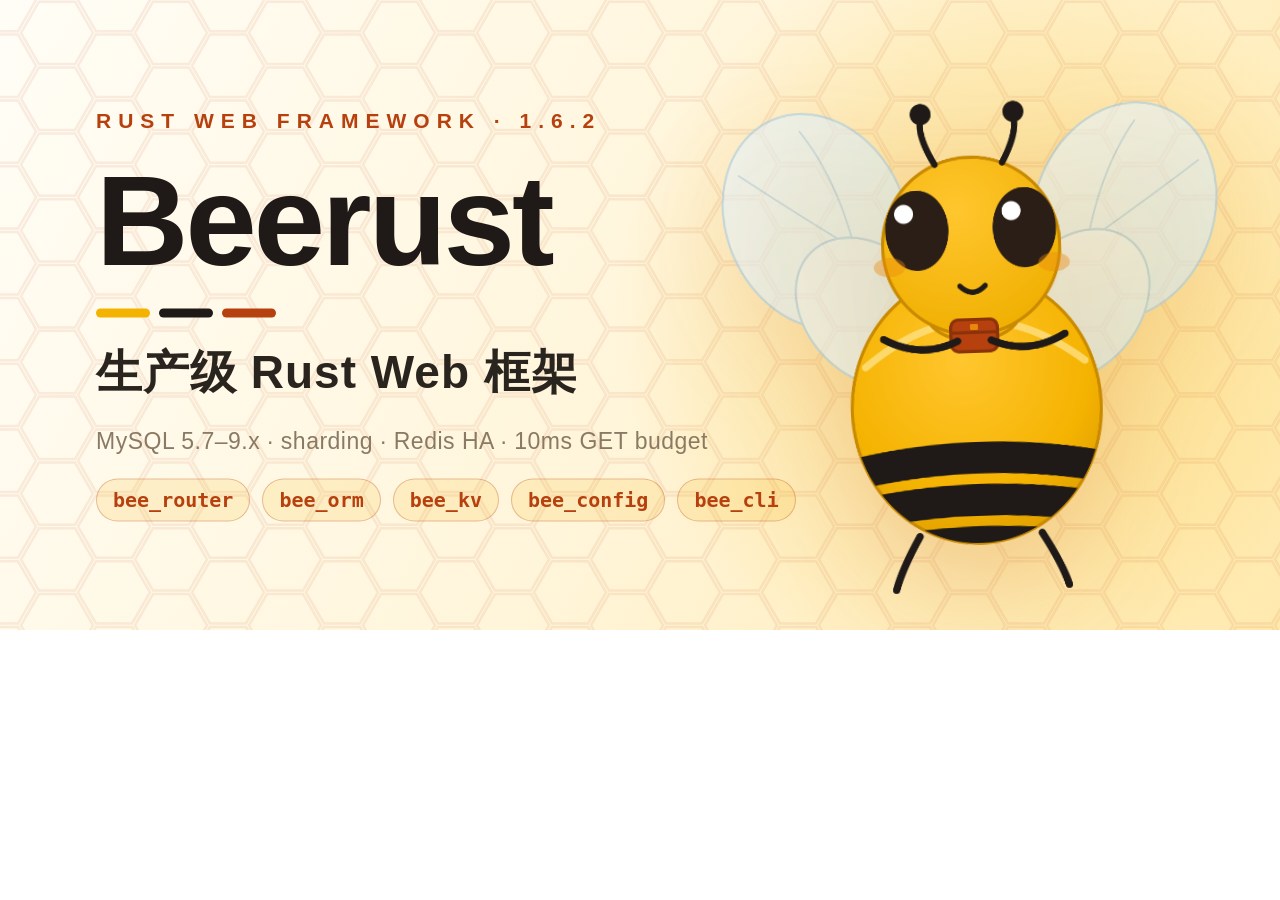
<file: docs/social-preview.html>
<!doctype html>
<!-- Beerust GitHub Social Preview — 1280×630, 三版候选（?v=A|B|C）
     吉祥物由 docs/rusty.svg 栅格化而来（去掉底部 bee-rust 文字）：
     grep -v '<text' docs/rusty.svg > rusty-notext.svg && rsvg-convert -w 1024 rusty-notext.svg -o rusty-notext.png
     截图：google-chrome --headless=new --disable-gpu --hide-scrollbars \
       --force-device-scale-factor=2 --window-size=1280,630 \
       --screenshot=out.png "file:///tmp/social-preview.html?v=A" -->
<html lang="zh-CN">
<head>
<meta charset="utf-8">
<style>
  @font-face { font-family: 'BeeSans'; src: local('Noto Sans CJK SC'); }
  * { margin: 0; padding: 0; box-sizing: border-box; }
  html, body { width: 1280px; height: 630px; overflow: hidden; }
  body { font-family: 'Noto Sans CJK SC', 'Noto Sans', sans-serif; }

  .card {
    position: relative; width: 1280px; height: 630px; overflow: hidden;
  }
  .hexlayer { position: absolute; inset: 0; width: 100%; height: 100%; }
  .glow { position: absolute; border-radius: 50%; pointer-events: none; }
  .bee { position: absolute; z-index: 3; image-rendering: auto; }
  .meta { position: absolute; z-index: 4; }

  .eyebrow {
    font-size: 21px; font-weight: 700; letter-spacing: 7px;
    text-transform: uppercase;
  }
  .wordmark {
    font-size: 128px; font-weight: 900; letter-spacing: -3px; line-height: 1;
  }
  .stripes { display: flex; gap: 9px; }
  .stripes i { display: block; width: 54px; height: 9px; border-radius: 5px; }
  .stripes i:nth-child(1) { background: #F5B301; }
  .stripes i:nth-child(2) { background: #1F1A17; }
  .stripes i:nth-child(3) { background: #B7410E; }
  .tagline { font-size: 46px; font-weight: 700; letter-spacing: 1px; }
  .sub { font-size: 23px; font-weight: 500; letter-spacing: .5px; }
  .chips { display: flex; gap: 12px; font-family: 'Noto Sans Mono', monospace; }
  .chips span {
    font-size: 20px; font-weight: 600; padding: 8px 16px 9px;
    border-radius: 999px; border: 1.5px solid;
  }
  .foot { display: none; position: absolute; z-index: 4; font-size: 22px; font-weight: 600; letter-spacing: 2px; font-family: 'Noto Sans Mono', monospace; }

  /* ============ A · 蜜白浅底 · 左文右蜂 ============ */
  body[data-v="A"] .card { background: linear-gradient(118deg, #FFFDF6 0%, #FFF5DA 52%, #FFE9AD 100%); }
  body[data-v="A"] .glow {
    width: 760px; height: 760px; right: -90px; top: -65px;
    background: radial-gradient(circle, rgba(245,179,1,.38) 0%, rgba(245,179,1,.12) 48%, transparent 70%);
  }
  body[data-v="A"] .bee { height: 540px; right: 36px; top: 52%; transform: translateY(-50%) rotate(-2deg); filter: drop-shadow(0 34px 50px rgba(183,65,14,.16)); }
  body[data-v="A"] .meta { left: 96px; top: 50%; transform: translateY(-50%); }
  body[data-v="A"] .meta > * + * { margin-top: 24px; }
  body[data-v="A"] .eyebrow { color: #B7410E; }
  body[data-v="A"] .wordmark { color: #1F1A17; }
  body[data-v="A"] .tagline { color: #2A241E; }
  body[data-v="A"] .sub { color: #8A7A63; }
  body[data-v="A"] .chips span { color: #B7410E; background: rgba(245,179,1,.14); border-color: rgba(183,65,14,.30); }

  /* ============ B · 炭黑蜂巢 · 科技感 ============ */
  body[data-v="B"] .card { background: radial-gradient(1200px 800px at 68% 42%, #2C2521 0%, #1F1A17 46%, #12100D 100%); }
  body[data-v="B"] .glow {
    width: 780px; height: 780px; right: -100px; top: -80px;
    background: radial-gradient(circle, rgba(245,179,1,.30) 0%, rgba(245,179,1,.08) 50%, transparent 72%);
  }
  body[data-v="B"] .bee { height: 540px; right: 36px; top: 52%; transform: translateY(-50%) rotate(-2deg); filter: drop-shadow(0 0 44px rgba(245,179,1,.35)); }
  body[data-v="B"] .meta { left: 96px; top: 50%; transform: translateY(-50%); }
  body[data-v="B"] .meta > * + * { margin-top: 24px; }
  body[data-v="B"] .eyebrow { color: #F5B301; }
  body[data-v="B"] .wordmark { color: #FFF3D6; }
  body[data-v="B"] .tagline { color: #EFE2C8; }
  body[data-v="B"] .sub { color: #A08F74; }
  body[data-v="B"] .chips span { color: #F5B301; background: rgba(245,179,1,.10); border-color: rgba(245,179,1,.38); }
  body[data-v="B"] .stripes i:nth-child(2) { background: #FFF3D6; }

  /* ============ C · 琥珀底 · 居中徽章（翅膀圈名） ============ */
  body[data-v="C"] .card { background: radial-gradient(1000px 760px at 50% 34%, #FFFAEC 0%, #FFF0C8 58%, #FFE3A0 100%); }
  body[data-v="C"] .glow {
    width: 640px; height: 640px; left: 50%; top: -40px; transform: translateX(-50%);
    background: radial-gradient(circle, rgba(245,179,1,.30) 0%, transparent 68%);
  }
  body[data-v="C"] .bee { height: 312px; left: 50%; top: 34px; transform: translateX(-50%); filter: drop-shadow(0 22px 36px rgba(183,65,14,.18)); }
  body[data-v="C"] .meta { left: 50%; top: 330px; transform: translateX(-50%); width: 100%; text-align: center; }
  body[data-v="C"] .eyebrow, body[data-v="C"] .sub { display: none; }
  body[data-v="C"] .wordmark { font-size: 110px; }
  body[data-v="C"] .stripes { justify-content: center; margin-top: 20px; }
  body[data-v="C"] .tagline { font-size: 36px; margin-top: 24px; color: #3A3126; }
  body[data-v="C"] .chips { display: none; }
  body[data-v="C"] .foot { display: block; left: 50%; bottom: 38px; transform: translateX(-50%); color: #B7410E; }
  body[data-v="C"] .wordmark { color: #1F1A17; }
</style>
</head>
<body data-v="A">
  <div class="card">
    <svg class="hexlayer" viewBox="0 0 1280 630" preserveAspectRatio="none"></svg>
    <div class="glow"></div>
    <img class="bee" src="rusty-notext.png" alt="">
    <main class="meta">
      <div class="eyebrow">Rust Web Framework · 1.6.2</div>
      <div class="wordmark">Beerust</div>
      <div class="stripes"><i></i><i></i><i></i></div>
      <p class="tagline">生产级 Rust Web 框架</p>
      <p class="sub">MySQL 5.7–9.x · sharding · Redis HA · 10ms GET budget</p>
      <div class="chips">
        <span>bee_router</span><span>bee_orm</span><span>bee_kv</span><span>bee_config</span><span>bee_cli</span>
      </div>
    </main>
    <div class="foot">15 crates · shard_key · Redis HA · 10ms GET budget</div>
  </div>
<script>
  const v = (new URLSearchParams(location.search).get('v') || 'A').toUpperCase();
  document.body.dataset.v = v;

  // 蜂巢网格：JS 逐格画六边形（避免 pattern 平铺接缝）
  const svg = document.querySelector('.hexlayer');
  const NS = 'http://www.w3.org/2000/svg';
  const stroke = v === 'B' ? 'rgba(245,179,1,.085)' : 'rgba(183,65,14,.085)';
  const R = 38, W = Math.sqrt(3) * R;
  function hex(cx, cy, r, cls, sw) {
    const pts = [];
    for (let i = 0; i < 6; i++) {
      const a = Math.PI / 3 * i;
      pts.push([cx + r * Math.cos(a), cy + r * Math.sin(a)]);
    }
    const p = document.createElementNS(NS, 'polygon');
    p.setAttribute('points', pts.map(q => q.map(n => n.toFixed(1)).join(',')).join(' '));
    p.setAttribute('fill', 'none');
    p.setAttribute('stroke', cls || stroke);
    p.setAttribute('stroke-width', sw || 2.5);
    svg.appendChild(p);
  }
  if (v === 'C') {
    // 居中大六边形圆环 + 四角淡纹
    hex(640, 396, 292, 'rgba(245,179,1,.55)', 3.5);
    hex(640, 396, 306, 'rgba(245,179,1,.22)', 1.5);
    for (const [x, y] of [[110, 70], [1170, 88], [90, 560], [1190, 545]]) hex(x, y, 46, 'rgba(183,65,14,.14)', 2);
  } else {
    for (let col = -1; col * 1.5 * R < 1360; col++) {
      for (let row = -1; row * W + (col % 2 ? W / 2 : 0) < 690; row++) {
        hex(col * 1.5 * R, row * W + (col % 2 ? W / 2 : 0), R - 2);
      }
    }
  }
</script>
</body>
</html>
</file>
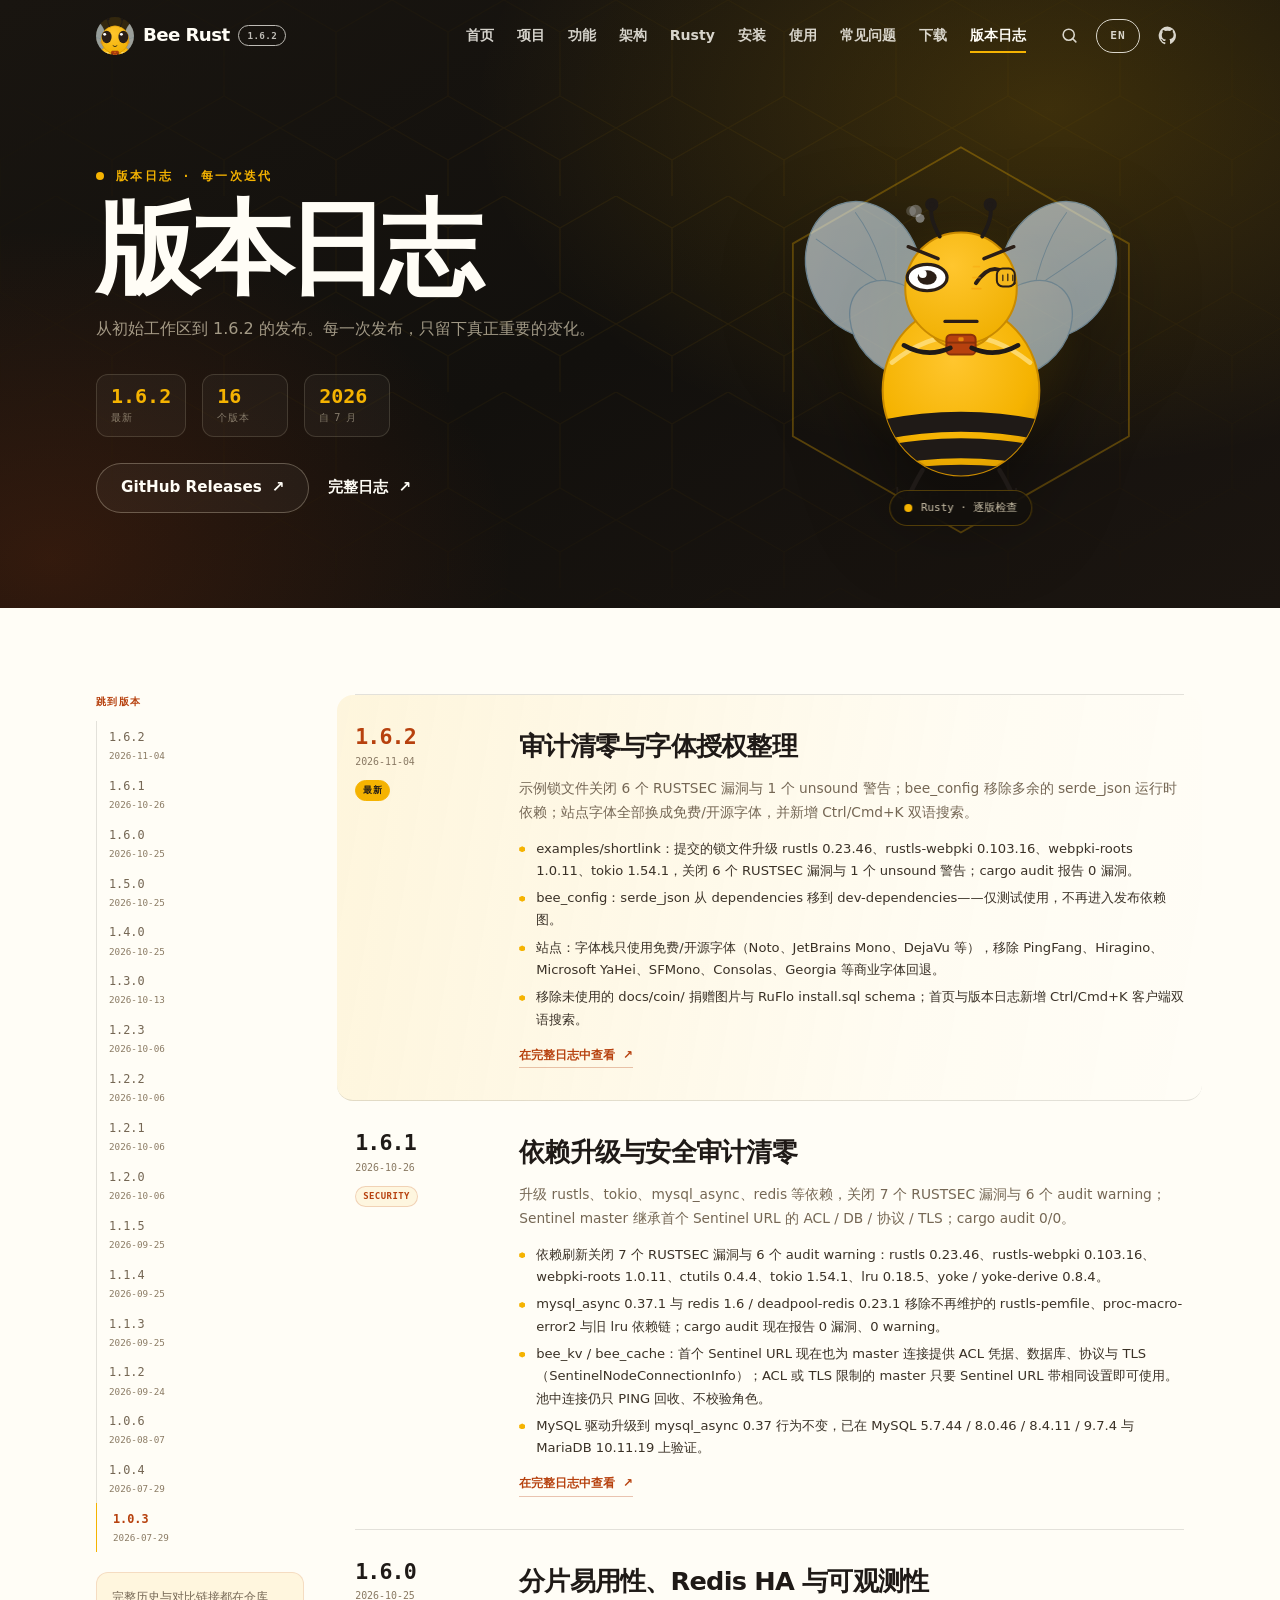
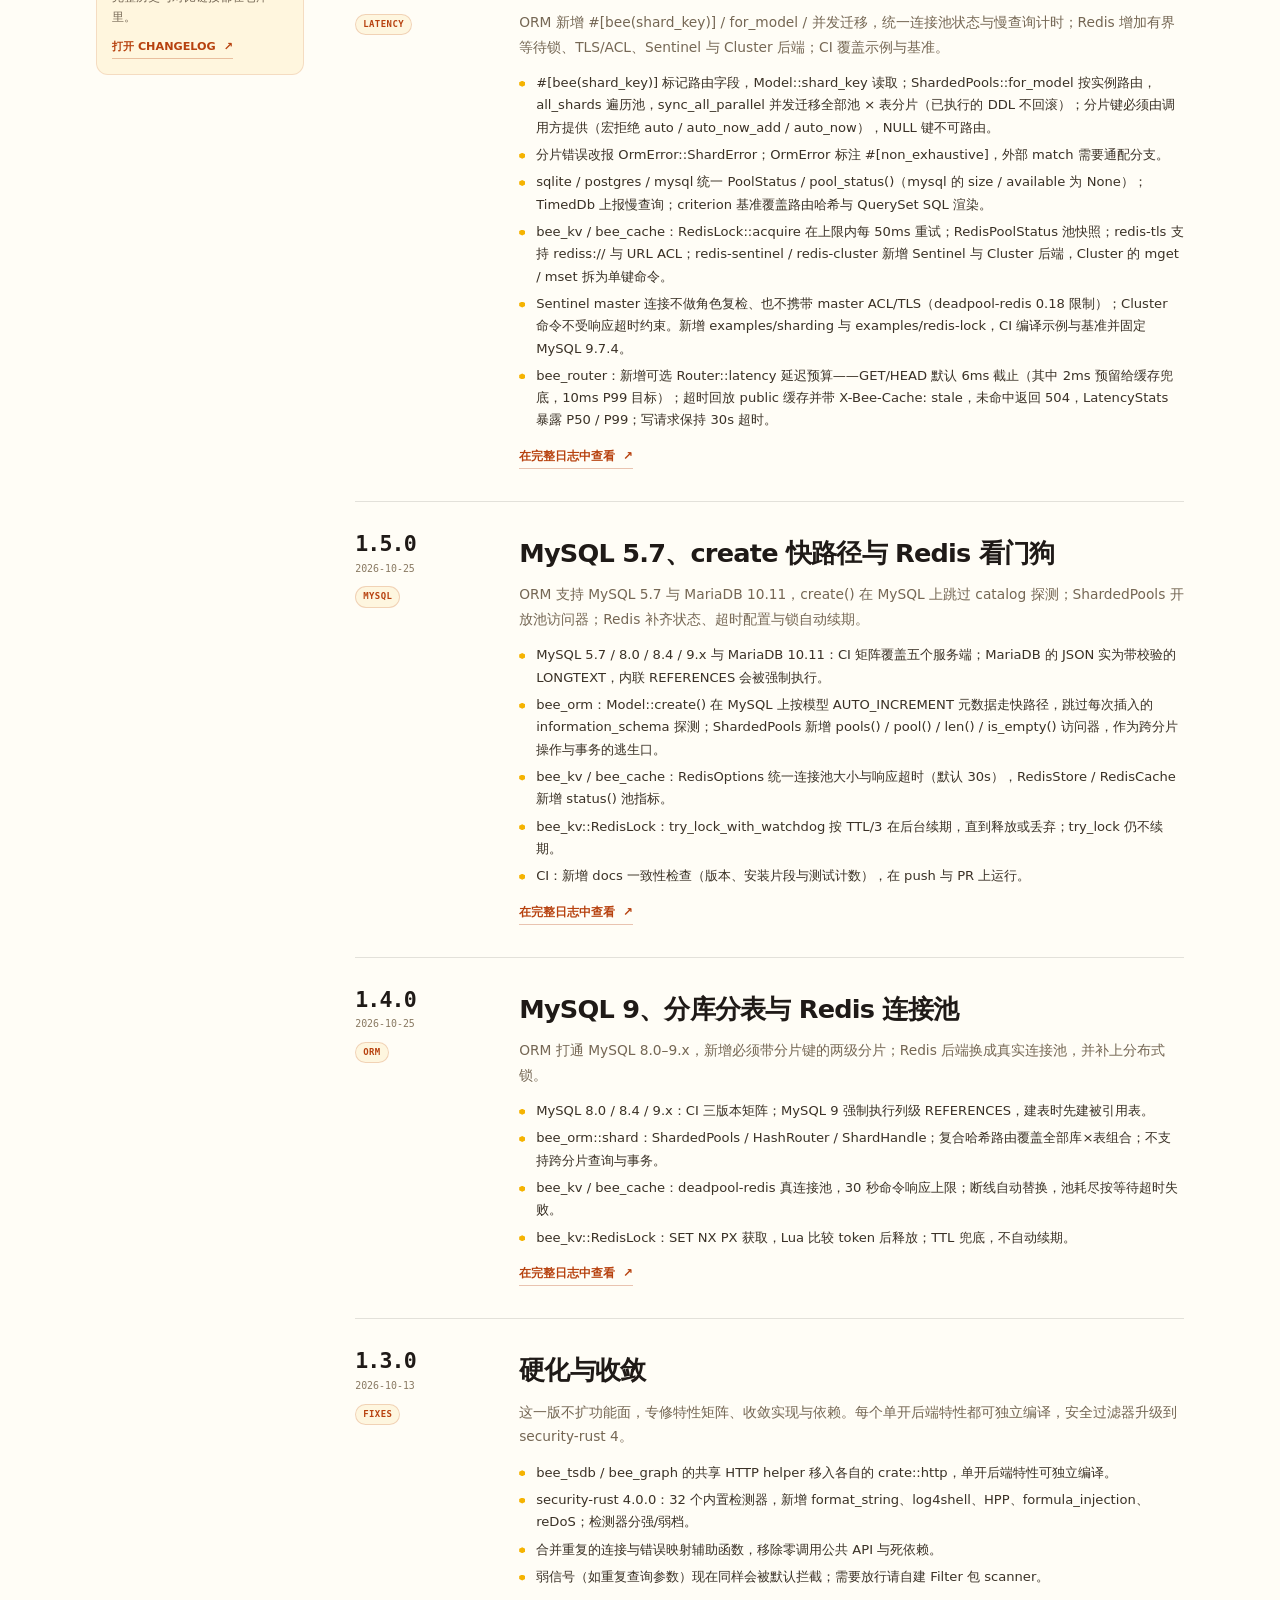
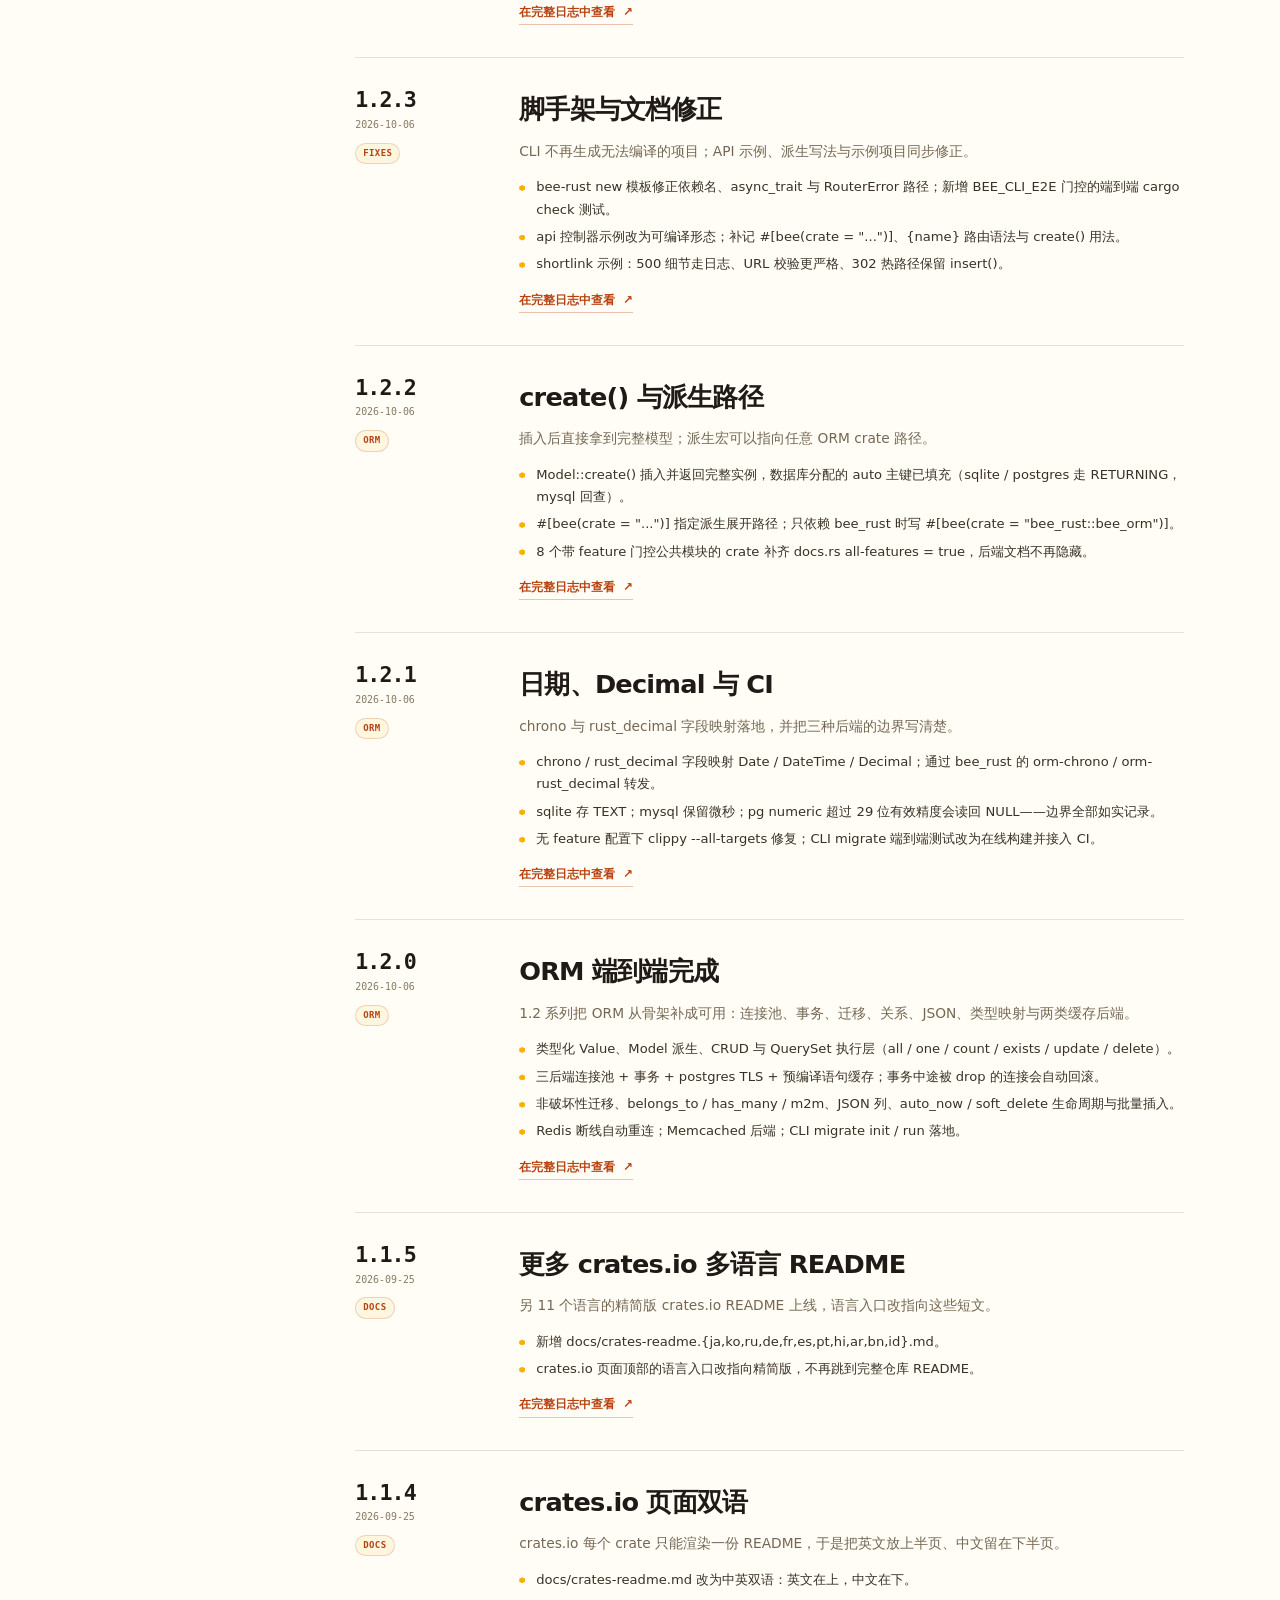
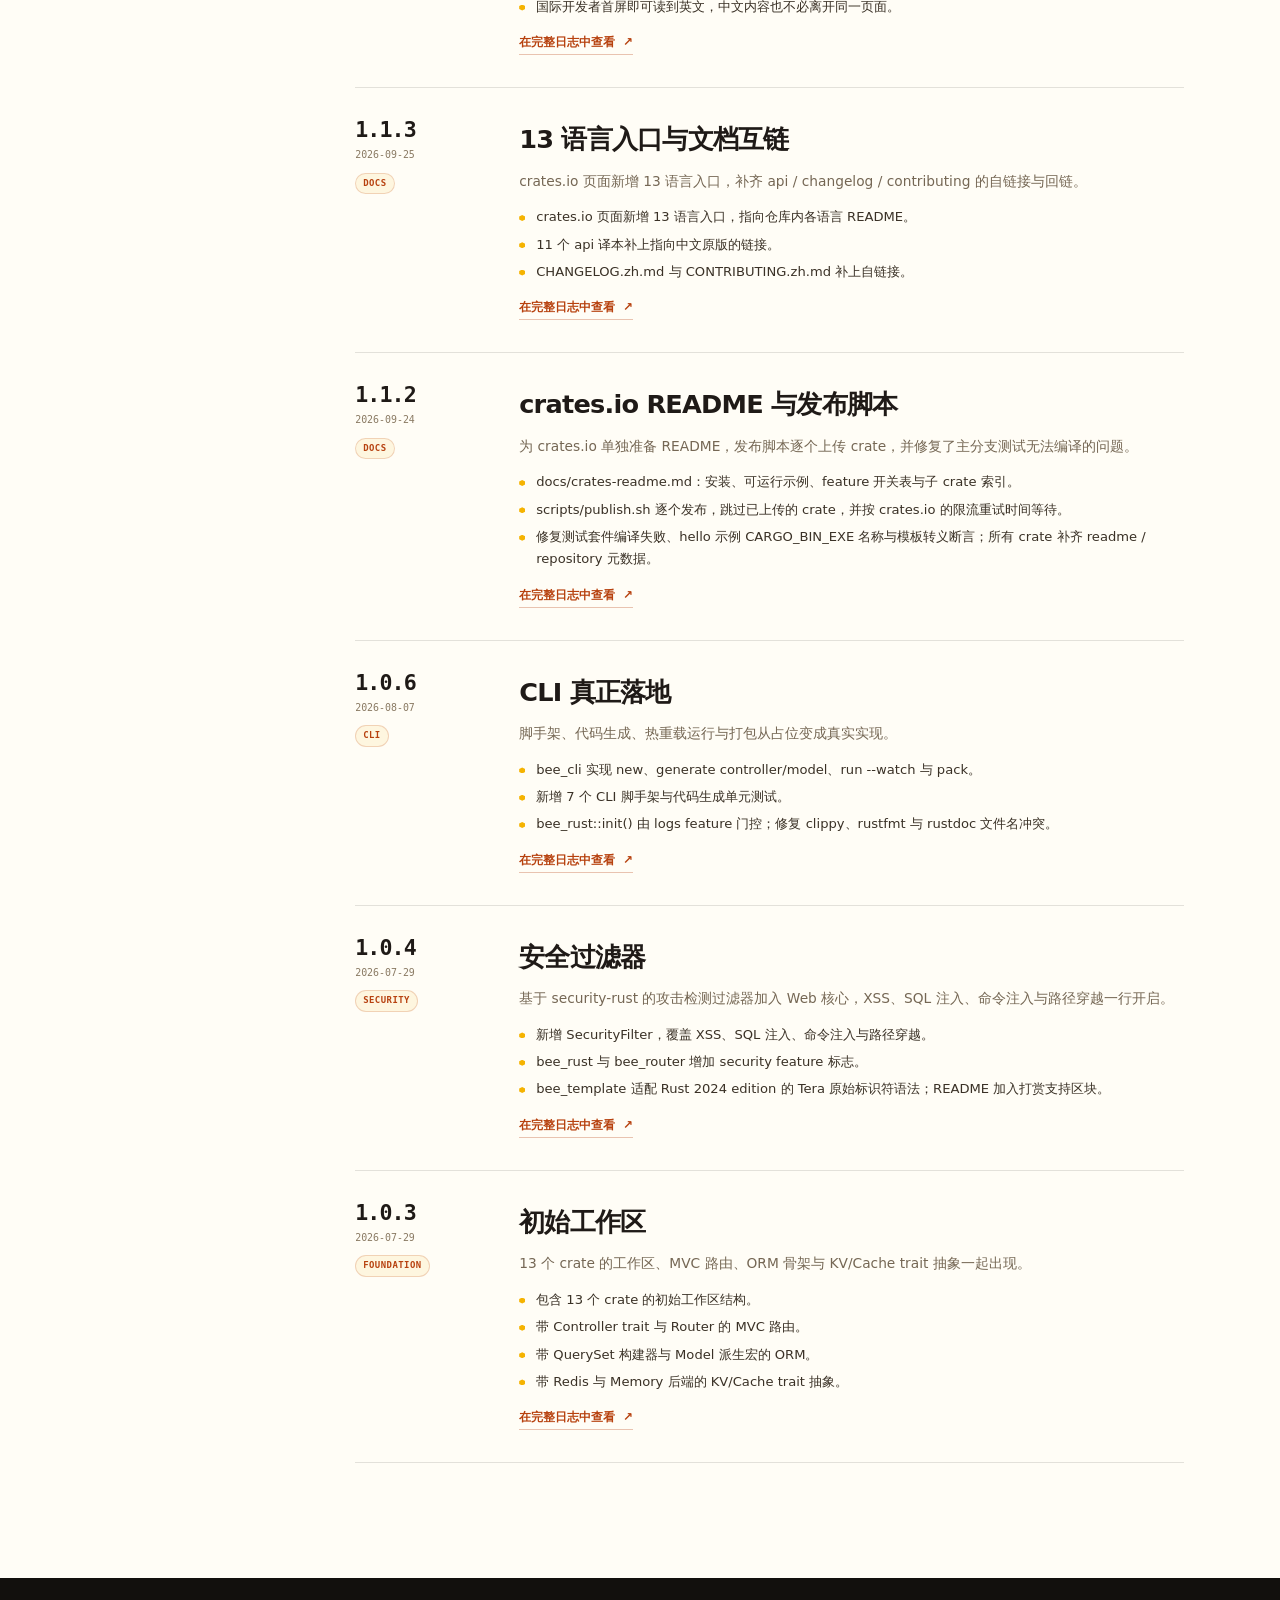
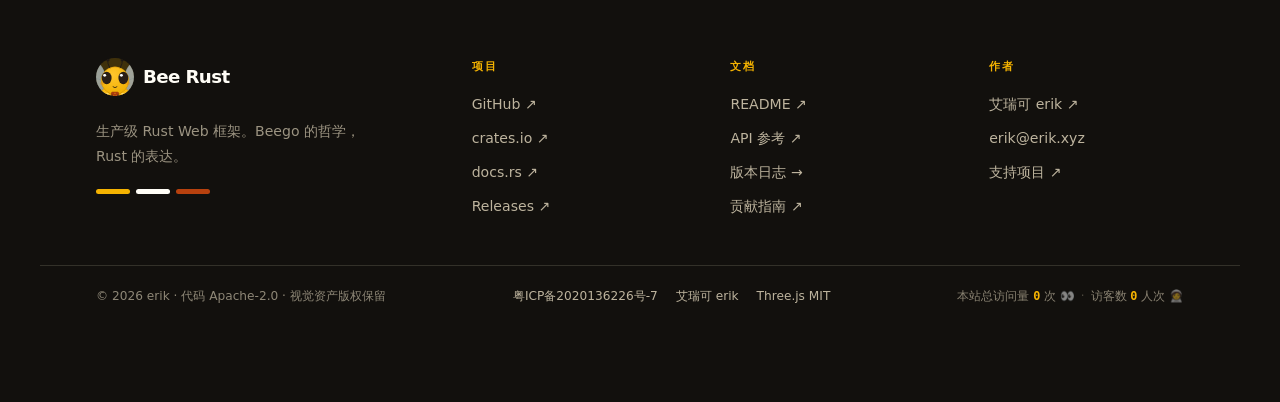
<file: site/changelog.html>
<!doctype html>
<html lang="zh-CN" data-lang="zh">
<head>
<meta charset="utf-8">
<meta name="viewport" content="width=device-width, initial-scale=1, viewport-fit=cover">
<title>版本日志 · Bee Rust</title>
<meta name="description" content="Bee Rust 版本日志：从 1.0.3 到 1.6.2 的每次迭代，按版本查看新增、修复与清理。">
<meta name="author" content="erik">
<meta name="applicable-device" content="pc,mobile">
<meta name="theme-color" content="#12100D">
<meta name="robots" content="index,follow,max-image-preview:large,max-snippet:-1">
<link rel="canonical" href="https://bee-rust.erik.xyz/changelog.html">
<meta property="og:type" content="article">
<meta property="article:published_time" content="2026-10-21">
<meta property="article:modified_time" content="2026-11-04">
<meta property="article:author" content="https://erik.xyz">
<meta property="og:site_name" content="Bee Rust">
<meta property="og:url" content="https://bee-rust.erik.xyz/changelog.html">
<meta property="og:locale" content="zh_CN">
<meta property="og:locale:alternate" content="en_US">
<meta property="og:title" content="版本日志 · Bee Rust">
<meta property="og:description" content="从 1.0.3 到 1.6.2：Bee Rust 的每一次迭代。">
<meta property="og:image" content="https://bee-rust.erik.xyz/assets/img/social-preview.jpg">
<meta property="og:image:type" content="image/jpeg">
<meta property="og:image:width" content="1280">
<meta property="og:image:height" content="630">
<meta property="og:image:alt" content="Bee Rust 社交预览卡：蜜白蜂巢背景上的 Bee Rust 字标与 Rusty">
<meta name="twitter:card" content="summary_large_image">
<meta name="twitter:title" content="版本日志 · Bee Rust">
<meta name="twitter:description" content="从 1.0.3 到 1.6.2：Bee Rust 的每一次迭代。">
<meta name="twitter:image" content="https://bee-rust.erik.xyz/assets/img/social-preview.jpg">
<meta name="twitter:image:alt" content="Bee Rust 社交预览卡：蜜白蜂巢背景上的 Bee Rust 字标与 Rusty">
<link rel="icon" href="assets/img/rusty-face.svg" type="image/svg+xml">
<link rel="apple-touch-icon" href="assets/img/apple-touch-icon.png">
<link rel="preload" href="assets/css/base.css" as="style">
<link rel="preload" href="assets/css/changelog.css" as="style">
<link rel="stylesheet" href="assets/css/base.css">
<link rel="stylesheet" href="assets/css/changelog.css">
<script type="application/ld+json">
{
  "@context": "https://schema.org",
  "@graph": [
    {
      "@type": "TechArticle",
      "@id": "https://bee-rust.erik.xyz/changelog.html#article",
      "headline": "Bee Rust 版本日志",
      "description": "从 1.0.3 到 1.6.2 的每次迭代，按版本查看 Bee Rust 的新增、修复与清理。",
      "url": "https://bee-rust.erik.xyz/changelog.html",
      "mainEntityOfPage": "https://bee-rust.erik.xyz/changelog.html",
      "inLanguage": ["zh-CN", "en"],
      "datePublished": "2026-10-21",
      "dateModified": "2026-11-04",
      "articleSection": "Changelog",
      "keywords": "Bee Rust, changelog, release notes, Rust web framework",
      "author": { "@type": "Person", "name": "erik", "url": "https://erik.xyz", "sameAs": ["https://erik.xyz", "https://github.com/erikwang2013"] },
      "publisher": {
        "@type": "Organization",
        "name": "Bee Rust",
        "url": "https://bee-rust.erik.xyz/",
        "logo": "https://bee-rust.erik.xyz/assets/img/apple-touch-icon.png"
      },
      "isPartOf": { "@type": "WebSite", "@id": "https://bee-rust.erik.xyz/#website" },
      "about": { "@type": "SoftwareSourceCode", "name": "Bee Rust", "codeRepository": "https://github.com/erikwang2013/bee-rust" }
    },
    {
      "@type": "BreadcrumbList",
      "@id": "https://bee-rust.erik.xyz/changelog.html#breadcrumb",
      "itemListElement": [
        { "@type": "ListItem", "position": 1, "name": "Bee Rust", "item": "https://bee-rust.erik.xyz/" },
        { "@type": "ListItem", "position": 2, "name": "版本日志", "item": "https://bee-rust.erik.xyz/changelog.html" }
      ]
    }
  ]
}
</script>
<script>
  document.documentElement.classList.add('js');
  try { if (localStorage.getItem('beerust-lang') === 'en' || new URLSearchParams(location.search).get('lang') === 'en') { document.documentElement.lang = 'en'; document.documentElement.dataset.lang = 'en'; } } catch (e) {}
</script>
</head>
<body data-page="changelog">

<header class="site-header" id="site-header">
  <div class="wrap header-inner">
    <a class="brand" href="./" aria-label="Bee Rust 首页">
      <span class="brand-mark"><img src="assets/img/rusty-face.svg" alt="" width="38" height="38"></span>
      <span class="brand-name">Bee Rust</span>
      <span class="brand-ver">1.6.2</span>
    </a>
    <nav class="site-nav" id="site-nav" aria-label="主导航">
      <a href="./" data-en="Home">首页</a>
      <a href="./#intro" data-nav data-en="Project">项目</a>
      <a href="./#features" data-nav data-en="Features">功能</a>
      <a href="./#architecture" data-nav data-en="Architecture">架构</a>
      <a href="./#rusty" data-nav data-en="Rusty">Rusty</a>
      <a href="./#install" data-nav data-en="Install">安装</a>
      <a href="./#usage" data-nav data-en="Usage">使用</a>
      <a href="./#faq" data-nav data-en="FAQ">常见问题</a>
      <a href="./#download" data-nav data-en="Download">下载</a>
      <a href="changelog.html" class="is-active" aria-current="page" data-nav data-en="Changelog">版本日志</a>
    </nav>
    <div class="header-actions">
      <button class="lang-btn" type="button" data-lang-toggle aria-label="Switch to English">EN</button>
      <a class="icon-btn" href="https://github.com/erikwang2013/bee-rust" target="_blank" rel="noopener" aria-label="GitHub">
        <svg viewBox="0 0 24 24" aria-hidden="true"><path d="M12 .7A11.5 11.5 0 0 0 8.4 23c.6.1.8-.2.8-.6v-2c-3.2.7-3.9-1.4-3.9-1.4-.5-1.4-1.3-1.8-1.3-1.8-1.1-.7.1-.7.1-.7 1.2.1 1.8 1.2 1.8 1.2 1 1.8 2.7 1.3 3.4 1 .1-.8.4-1.3.8-1.6-2.6-.3-5.3-1.3-5.3-5.7 0-1.3.5-2.3 1.2-3.1-.1-.3-.5-1.5.1-3.1 0 0 1-.3 3.2 1.2a11 11 0 0 1 5.8 0C17.4 4.3 18.4 4.6 18.4 4.6c.6 1.6.2 2.8.1 3.1.8.8 1.2 1.8 1.2 3.1 0 4.4-2.7 5.4-5.3 5.7.4.4.8 1.1.8 2.2v3.3c0 .4.2.7.8.6A11.5 11.5 0 0 0 12 .7Z"/></svg>
      </a>
      <button class="menu-btn" type="button" aria-controls="site-nav" aria-expanded="false" aria-label="打开菜单"><span></span><span></span></button>
    </div>
  </div>
</header>

<main>
  <section class="log-hero">
    <div class="log-hero-honey" aria-hidden="true"></div>
    <div class="wrap log-hero-grid">
      <div>
        <p class="eyebrow eyebrow--dark"><span class="pulse"></span><span data-en="Changelog · Every release">版本日志 · 每一次迭代</span></p>
        <h1 data-en="Changelog">版本日志</h1>
        <p class="log-lede" data-en="From the first workspace to the 1.6.2 release. Every release, the changes that matter.">从初始工作区到 1.6.2 的发布。每一次发布，只留下真正重要的变化。</p>
        <div class="log-meta">
          <span><b>1.6.2</b><small data-en="latest">最新</small></span>
          <span><b>16</b><small data-en="releases">个版本</small></span>
          <span><b>2026</b><small data-en="since July">自 7 月</small></span>
        </div>
        <div class="log-actions">
          <a class="btn btn-ghost" href="https://github.com/erikwang2013/bee-rust/releases" target="_blank" rel="noopener"><span data-en="GitHub Releases">GitHub Releases</span> <span aria-hidden="true">↗</span></a>
          <a class="btn btn-text" href="https://github.com/erikwang2013/bee-rust/blob/main/docs/CHANGELOG.zh.md" data-en-href="https://github.com/erikwang2013/bee-rust/blob/main/docs/CHANGELOG.md" target="_blank" rel="noopener"><span data-en="Full changelog">完整日志</span> <span aria-hidden="true">↗</span></a>
        </div>
      </div>
      <div class="log-pet">
        <svg class="hero-halo" viewBox="0 0 100 100" aria-hidden="true"><polygon points="50,3 91,26.5 91,73.5 50,97 9,73.5 9,26.5"/></svg>
        <div class="log-pet-glow" aria-hidden="true"></div>
        <img src="assets/img/pet-expressions/knocking.svg" alt="Rusty 敲打表情，正在等 CI" width="512" height="512" fetchpriority="high" decoding="async">
        <span class="pet-chip"><span class="pulse"></span><span data-en="Rusty · checking every release">Rusty · 逐版检查</span></span>
      </div>
    </div>
  </section>

  <section class="log-section">
    <div class="wrap log-layout">
      <aside class="log-aside">
        <p class="aside-title" data-en="Jump to a release">跳到版本</p>
        <nav id="log-index" class="log-index" aria-label="版本索引"></nav>
        <div class="aside-card">
          <p data-en="Full history and compare links live in the repository.">完整历史与对比链接都在仓库里。</p>
          <a class="text-link" href="https://github.com/erikwang2013/bee-rust/blob/main/docs/CHANGELOG.zh.md" data-en-href="https://github.com/erikwang2013/bee-rust/blob/main/docs/CHANGELOG.md" target="_blank" rel="noopener"><span data-en="Open CHANGELOG">打开 CHANGELOG</span> ↗</a>
        </div>
      </aside>
      <div id="log-list" class="log-list"></div>
    </div>
  </section>
</main>

<footer class="site-footer">
  <div class="wrap footer-main">
    <div class="footer-brand">
      <a class="brand brand--footer" href="./">
        <span class="brand-mark"><img src="assets/img/rusty-face.svg" alt="" width="40" height="40"></span>
        <span class="brand-name">Bee Rust</span>
      </a>
      <p data-en="A production-grade Rust web framework. Beego's philosophy, expressed in Rust.">生产级 Rust Web 框架。Beego 的哲学，Rust 的表达。</p>
      <div class="footer-stripes" aria-hidden="true"><i></i><i></i><i></i></div>
    </div>
    <nav class="footer-col" aria-label="项目链接">
      <h4 data-en="Project">项目</h4>
      <a href="https://github.com/erikwang2013/bee-rust" target="_blank" rel="noopener">GitHub ↗</a>
      <a href="https://crates.io/crates/bee_rust" target="_blank" rel="noopener">crates.io ↗</a>
      <a href="https://docs.rs/bee_rust" target="_blank" rel="noopener">docs.rs ↗</a>
      <a href="https://github.com/erikwang2013/bee-rust/releases" target="_blank" rel="noopener">Releases ↗</a>
    </nav>
    <nav class="footer-col" aria-label="文档链接">
      <h4 data-en="Docs">文档</h4>
      <a href="https://github.com/erikwang2013/bee-rust/blob/main/README.md" data-en-href="https://github.com/erikwang2013/bee-rust/blob/main/docs/README.en.md" target="_blank" rel="noopener">README ↗</a>
      <a href="https://github.com/erikwang2013/bee-rust/blob/main/docs/api.md" data-en-href="https://github.com/erikwang2013/bee-rust/blob/main/docs/api.en.md" target="_blank" rel="noopener"><span data-en="API reference">API 参考</span> ↗</a>
      <a href="changelog.html"><span data-en="Changelog">版本日志</span> →</a>
      <a href="https://github.com/erikwang2013/bee-rust/blob/main/docs/CONTRIBUTING.zh.md" data-en-href="https://github.com/erikwang2013/bee-rust/blob/main/docs/CONTRIBUTING.md" target="_blank" rel="noopener"><span data-en="Contributing">贡献指南</span> ↗</a>
    </nav>
    <div class="footer-col footer-col--author">
      <h4 data-en="Author">作者</h4>
      <a href="https://erik.xyz" target="_blank" rel="noopener">艾瑞可 erik ↗</a>
      <a href="mailto:erik@erik.xyz">erik@erik.xyz</a>
      <a href="./#support"><span data-en="Support the project">支持项目</span> ↗</a>
    </div>
  </div>
  <div class="wrap footer-bottom">
    <p class="copyright">© <span data-year>2026</span> erik · <span data-en="Code Apache-2.0 · Visual assets reserved">代码 Apache-2.0 · 视觉资产版权保留</span></p>
    <div class="footer-legal">
      <a class="beian" href="https://beian.miit.gov.cn" target="_blank" rel="noopener">粤ICP备2020136226号-7</a>
      <a class="author-link" href="https://erik.xyz" target="_blank" rel="noopener">艾瑞可 erik</a>
      <a href="assets/vendor/THREE-LICENSE.txt" target="_blank" rel="noopener">Three.js MIT</a>
    </div>
    <div class="footer-info" id="busuanzi">
      <script async src="//busuanzi.ibruce.info/busuanzi/2.3/busuanzi.pure.mini.js"></script>
      <span id="busuanzi_container_site_pv">本站总访问量 <b id="busuanzi_value_site_pv">0</b> 次 👀</span><span class="dot">·</span><span id="busuanzi_container_site_uv">访客数 <b id="busuanzi_value_site_uv">0</b> 人次 🧑‍🚀</span>
    </div>
  </div>
</footer>

<button class="to-top" id="to-top" type="button" aria-label="回到顶部" data-en-aria-label="Back to top">
  <span class="to-top-ring" aria-hidden="true"></span>
  <img id="to-top-pet" src="assets/img/pet-expressions/cute.svg" alt="" width="512" height="512" decoding="async">
  <span class="to-top-arrow" aria-hidden="true">↑</span>
</button>

<script defer src="assets/js/i18n.js"></script>
<script defer src="assets/js/changelog-data.js"></script>
<script defer src="assets/js/site.js"></script>
<script defer src="assets/js/changelog.js"></script>
<script defer src="assets/js/search.js"></script>
</body>
</html>
</file>
<file: site/assets/css/base.css>
/* Bee Rust site — base tokens, shell, header, footer, shared controls */
:root {
  --ink: #1f1a17;
  --ink-2: #3a3126;
  --muted: #756754;
  --faint: #8a7a63;
  --cream: #fffdf6;
  --cream-2: #fff6de;
  --cream-3: #ffedbd;
  --amber: #f5b301;
  --amber-2: #ffc62e;
  --rust: #b7410e;
  --rust-deep: #8a320a;
  --wing: #cfe8f5;
  --dark: #12100d;
  --dark-2: #1f1a17;
  --line: rgba(31, 26, 23, 0.12);
  --line-strong: rgba(31, 26, 23, 0.22);
  --line-dark: rgba(255, 243, 214, 0.14);
  --sans: "Noto Sans SC", "Noto Sans CJK SC", "Source Han Sans SC", "WenQuanYi Micro Hei", system-ui, sans-serif;
  --mono: "JetBrains Mono", "Noto Sans Mono", "Cascadia Code", "Roboto Mono", "DejaVu Sans Mono", ui-monospace, monospace;
  --wrap: 1200px;
  --header-h: 72px;
  --radius: 18px;
  --radius-lg: 28px;
  --shadow-sm: 0 1px 0 rgba(31, 26, 23, 0.04), 0 10px 26px -18px rgba(31, 26, 23, 0.28);
  --shadow-md: 0 24px 60px -34px rgba(31, 26, 23, 0.4);
  --ease: cubic-bezier(0.22, 1, 0.36, 1);
}

*, *::before, *::after { box-sizing: border-box; }
html {
  scroll-behavior: smooth;
  scroll-padding-top: calc(var(--header-h) + 18px);
  -webkit-text-size-adjust: 100%;
}
body {
  margin: 0;
  overflow-x: hidden;
  background: var(--cream);
  color: var(--ink);
  font-family: var(--sans);
  font-size: 16px;
  line-height: 1.7;
  -webkit-font-smoothing: antialiased;
  text-rendering: optimizeLegibility;
}
body.nav-open { overflow: hidden; }
body.search-open { overflow: hidden; }
img, svg, canvas { display: block; max-width: 100%; }
img { height: auto; }
a { color: inherit; text-decoration: none; }
button, input { font: inherit; }
button { color: inherit; }
h1, h2, h3, h4, p, ul, ol, dl, dd, figure { margin: 0; }
ul, ol { padding: 0; list-style: none; }
code, pre, kbd { font-family: var(--mono); }
::selection { background: var(--amber); color: var(--ink); }
:focus-visible { outline: 2px solid var(--rust); outline-offset: 3px; border-radius: 4px; }
.sr-only {
  position: absolute; width: 1px; height: 1px; padding: 0; margin: -1px;
  overflow: hidden; clip: rect(0, 0, 0, 0); white-space: nowrap; border: 0;
}
@supports (scrollbar-width: thin) {
  html { scrollbar-width: thin; scrollbar-color: var(--amber) var(--cream-2); }
}

.wrap { width: min(100%, var(--wrap)); margin-inline: auto; padding-inline: clamp(20px, 5vw, 56px); }
.section { position: relative; padding-block: clamp(68px, 9vw, 124px); }
.section--tint { background: linear-gradient(180deg, var(--cream-2), #fffaf0); }
.section--honey {
  background-color: var(--cream-2);
  background-image: url("data:image/svg+xml,%3Csvg xmlns='http://www.w3.org/2000/svg' width='56' height='98' viewBox='0 0 56 98'%3E%3Cpath d='M28 0 56 16v32L28 64 0 48V16zm0 64 28 16v32L28 128 0 112V80z' fill='none' stroke='%23b7410e' stroke-opacity='.07' stroke-width='1.2'/%3E%3C/svg%3E");
  background-size: 56px 98px;
}

.eyebrow {
  display: flex; align-items: center; gap: 12px;
  margin-bottom: 18px;
  color: var(--rust);
  font-family: var(--mono);
  font-size: 0.72rem; font-weight: 700;
  letter-spacing: 0.2em; text-transform: uppercase;
}
.eyebrow-line { width: 30px; height: 2px; background: var(--amber); flex: none; }
.eyebrow--dark { color: var(--amber); }
.section-head { max-width: 820px; margin-bottom: clamp(34px, 5vw, 58px); }
.section-head h2 {
  font-size: clamp(2rem, 4.6vw, 4.1rem);
  font-weight: 900; line-height: 1.06; letter-spacing: -0.045em;
  color: var(--ink);
}
.section-lede {
  max-width: 64ch; margin-top: 20px;
  color: var(--muted); font-size: clamp(1rem, 1.3vw, 1.16rem); line-height: 1.8;
}
h3 { font-weight: 800; letter-spacing: -0.02em; }

.btn {
  display: inline-flex; align-items: center; justify-content: center; gap: 10px;
  min-height: 50px; padding: 0 24px;
  border: 1px solid transparent; border-radius: 999px;
  font-size: 0.95rem; font-weight: 700; white-space: nowrap;
  transition: transform 0.25s var(--ease), background 0.25s, border-color 0.25s, box-shadow 0.25s;
}
.btn:hover { transform: translateY(-2px); }
.btn-primary {
  background: linear-gradient(135deg, var(--amber-2), var(--amber));
  color: var(--ink); box-shadow: 0 14px 30px -18px rgba(245, 179, 1, 0.85);
}
.btn-primary:hover { box-shadow: 0 20px 38px -18px rgba(245, 179, 1, 0.9); }
.btn-arrow { transition: transform 0.25s var(--ease); }
.btn:hover .btn-arrow { transform: translateX(4px); }
.btn-ghost { border-color: rgba(255, 243, 214, 0.28); color: var(--cream); background: rgba(255, 255, 255, 0.04); }
.btn-ghost:hover { border-color: var(--amber); color: var(--amber); }
.btn-text { color: var(--cream); padding-inline: 8px; }
.btn-text:hover { color: var(--amber); }
.text-link {
  display: inline-flex; align-items: center; gap: 8px;
  color: var(--rust); font-weight: 700; font-size: 0.92rem;
  border-bottom: 1px solid rgba(183, 65, 14, 0.3); padding-bottom: 2px;
  transition: color 0.2s, border-color 0.2s;
}
.text-link:hover { color: var(--rust-deep); border-color: var(--rust-deep); }
.pulse {
  display: inline-block; width: 8px; height: 8px; flex: none;
  border-radius: 50%; background: var(--amber);
  box-shadow: 0 0 0 0 rgba(245, 179, 1, 0.65);
  animation: pulse 2.4s ease-out infinite;
}
@keyframes pulse {
  0%, 100% { box-shadow: 0 0 0 0 rgba(245, 179, 1, 0.55); }
  55% { box-shadow: 0 0 0 9px rgba(245, 179, 1, 0); }
}

/* Header */
.site-header {
  position: fixed; inset: 0 0 auto; z-index: 60;
  height: var(--header-h);
  color: var(--cream);
  transition: background 0.3s, color 0.3s, border-color 0.3s, box-shadow 0.3s;
  border-bottom: 1px solid transparent;
}
.site-header.is-scrolled {
  background: rgba(255, 253, 246, 0.86);
  color: var(--ink);
  border-bottom-color: var(--line);
  box-shadow: 0 12px 40px -30px rgba(31, 26, 23, 0.5);
  -webkit-backdrop-filter: blur(16px) saturate(1.4);
  backdrop-filter: blur(16px) saturate(1.4);
}
.header-inner { display: flex; align-items: center; gap: 26px; height: 100%; }
.brand { display: inline-flex; align-items: center; gap: 9px; flex: none; }
.brand-mark { display: grid; place-items: center; width: 38px; height: 38px; border-radius: 50%; background: rgba(245, 179, 1, 0.12); overflow: hidden; }
.brand-mark img { width: 38px; height: 38px; }
.brand-name { font-size: 1.14rem; font-weight: 900; letter-spacing: -0.035em; }
.brand-ver {
  padding: 2px 8px; border: 1px solid currentColor; border-radius: 999px;
  font-family: var(--mono); font-size: 0.58rem; font-weight: 700; letter-spacing: 0.04em;
  opacity: 0.72;
}
.site-nav { display: flex; align-items: center; gap: clamp(12px, 1.8vw, 26px); margin-left: auto; }
.site-nav a {
  position: relative; padding: 6px 0;
  font-size: 0.88rem; font-weight: 600; opacity: 0.82;
  transition: opacity 0.2s, color 0.2s;
}
.site-nav a::after {
  content: ""; position: absolute; left: 0; right: 0; bottom: 0;
  height: 2px; background: var(--amber); transform: scaleX(0); transform-origin: left;
  transition: transform 0.25s var(--ease);
}
.site-nav a:hover, .site-nav a.is-active { opacity: 1; }
.site-nav a:hover::after, .site-nav a.is-active::after { transform: scaleX(1); }
.site-header.is-scrolled .site-nav a.is-active { color: var(--rust); }
.header-actions { display: flex; align-items: center; gap: 10px; flex: none; }
.lang-btn {
  min-width: 44px; height: 34px; padding: 0 10px;
  border: 1px solid currentColor; border-radius: 999px;
  background: transparent; color: inherit;
  font-family: var(--mono); font-size: 0.7rem; font-weight: 800; letter-spacing: 0.08em;
  cursor: pointer; opacity: 0.82; transition: opacity 0.2s, background 0.2s, color 0.2s;
}
.lang-btn:hover { opacity: 1; background: var(--amber); color: var(--ink); border-color: var(--amber); }
.icon-btn { display: grid; place-items: center; width: 34px; height: 34px; border-radius: 50%; opacity: 0.82; transition: opacity 0.2s, background 0.2s; }
.icon-btn:hover { opacity: 1; background: rgba(245, 179, 1, 0.18); }
.icon-btn svg { width: 19px; height: 19px; fill: currentColor; }
.menu-btn { display: none; width: 40px; height: 40px; border: 0; background: transparent; cursor: pointer; }
.menu-btn span { display: block; width: 20px; height: 2px; margin: 5px auto; background: currentColor; transition: transform 0.25s, opacity 0.25s; }
.nav-open .menu-btn span:first-child { transform: translateY(3.5px) rotate(45deg); }
.nav-open .menu-btn span:last-child { transform: translateY(-3.5px) rotate(-45deg); }

/* Search */
.search-btn {
  display: grid; place-items: center; width: 34px; height: 34px;
  border: 0; border-radius: 50%; background: transparent; color: inherit;
  cursor: pointer; opacity: 0.82;
  transition: opacity 0.2s, background 0.2s;
}
.search-btn:hover { opacity: 1; background: rgba(245, 179, 1, 0.18); }
.search-btn svg { width: 19px; height: 19px; fill: none; stroke: currentColor; stroke-width: 2; stroke-linecap: round; }
.search-dialog {
  width: min(680px, calc(100vw - 32px));
  max-height: min(720px, calc(100svh - 64px));
  margin: auto; padding: 0;
  border: 1px solid var(--line-strong); border-radius: 22px;
  background: var(--cream); color: var(--ink);
  box-shadow: 0 40px 100px -30px rgba(18, 16, 13, 0.62);
  overflow: hidden;
}
.search-dialog::backdrop {
  background: rgba(18, 16, 13, 0.62);
  -webkit-backdrop-filter: blur(5px); backdrop-filter: blur(5px);
}
.search-dialog[open] { animation: search-in 0.18s var(--ease); }
@keyframes search-in { from { opacity: 0; transform: translateY(-8px) scale(0.985); } }
.search-panel { display: flex; flex-direction: column; max-height: inherit; }
.search-box {
  display: flex; align-items: center; gap: 12px;
  padding: 17px 18px; border-bottom: 1px solid var(--line);
}
.search-icon { width: 20px; height: 20px; flex: none; fill: none; stroke: var(--rust); stroke-width: 2; stroke-linecap: round; }
.search-input {
  width: 100%; min-width: 0; padding: 0; border: 0; outline: 0;
  background: transparent; color: var(--ink); font-size: 1.05rem;
}
.search-input::placeholder { color: var(--faint); }
.search-input::-webkit-search-cancel-button { cursor: pointer; }
.search-close {
  display: grid; place-items: center; width: 32px; height: 32px; flex: none;
  border: 0; border-radius: 50%; background: transparent; color: var(--muted); cursor: pointer;
  transition: background 0.2s, color 0.2s;
}
.search-close:hover { background: rgba(245, 179, 1, 0.16); color: var(--ink); }
.search-close svg { width: 17px; height: 17px; fill: none; stroke: currentColor; stroke-width: 2; stroke-linecap: round; }
.search-meta {
  display: flex; align-items: center; justify-content: space-between; gap: 14px;
  padding: 9px 20px 8px; color: var(--faint);
  font-family: var(--mono); font-size: 0.64rem; letter-spacing: 0.02em;
}
.search-hint { white-space: nowrap; }
.search-hint kbd {
  display: inline-block; min-width: 17px; padding: 0 4px; margin: 0 1px;
  border: 1px solid var(--line-strong); border-radius: 4px;
  background: var(--cream-2); color: var(--ink-2);
  font-family: var(--mono); font-size: 0.6rem; line-height: 1.5; text-align: center;
}
.search-results { flex: 1; min-height: 0; max-height: 460px; overflow-y: auto; overscroll-behavior: contain; padding: 8px; }
.search-result a {
  display: block; padding: 10px 12px; border-radius: 12px;
  transition: background 0.15s;
}
.search-result.is-active a, .search-result a:hover { background: rgba(245, 179, 1, 0.14); }
.search-result-type {
  display: inline-block; margin-right: 8px; padding: 0 6px;
  border: 1px solid rgba(183, 65, 14, 0.24); border-radius: 5px;
  background: rgba(245, 179, 1, 0.1); color: var(--rust);
  font-family: var(--mono); font-size: 0.58rem; font-weight: 800; line-height: 1.8;
  letter-spacing: 0.04em; vertical-align: 1px;
}
.search-result-title { font-size: 0.94rem; font-weight: 800; letter-spacing: -0.01em; }
.search-result-snippet {
  display: -webkit-box; -webkit-box-orient: vertical; -webkit-line-clamp: 2;
  margin-top: 3px; overflow: hidden;
  color: var(--muted); font-size: 0.8rem; line-height: 1.55;
}
.search-result mark { padding: 0 1px; border-radius: 3px; background: rgba(245, 179, 1, 0.38); color: inherit; }
.search-empty { display: none; padding: 34px 24px 40px; color: var(--muted); font-size: 0.9rem; text-align: center; }
.search-empty.is-visible { display: block; }
@media (max-width: 760px) {
  .search-btn { width: 40px; height: 40px; }
}
@media (max-width: 620px) {
  .search-dialog {
    width: 100vw; max-width: 100vw; height: 100svh; max-height: 100svh;
    margin: 0; border: 0; border-radius: 0;
  }
  .search-panel { height: 100%; max-height: none; }
  .search-box { padding-top: max(14px, env(safe-area-inset-top)); padding-bottom: 14px; }
  .search-results { max-height: none; }
  .search-hint { display: none; }
  .search-meta { padding-inline: 16px; }
  .search-result a { padding: 12px; }
}

/* Footer */
.site-footer { background: var(--dark); color: var(--cream); padding-top: clamp(48px, 7vw, 80px); }
.footer-main { display: grid; grid-template-columns: 1.6fr 1fr 1fr 1fr; gap: clamp(28px, 5vw, 64px); padding-bottom: 46px; }
.footer-brand p { max-width: 32ch; margin-top: 14px; color: rgba(255, 243, 214, 0.58); font-size: 0.88rem; line-height: 1.8; }
.brand--footer .brand-mark { background: rgba(245, 179, 1, 0.2); }
.footer-stripes { display: flex; gap: 6px; margin-top: 20px; }
.footer-stripes i { display: block; width: 34px; height: 5px; border-radius: 4px; }
.footer-stripes i:nth-child(1) { background: var(--amber); }
.footer-stripes i:nth-child(2) { background: var(--cream); }
.footer-stripes i:nth-child(3) { background: var(--rust); }
.footer-col { display: flex; flex-direction: column; gap: 10px; }
.footer-col h4 { margin-bottom: 6px; color: var(--amber); font-family: var(--mono); font-size: 0.68rem; letter-spacing: 0.18em; text-transform: uppercase; }
.footer-col a { width: fit-content; color: rgba(255, 243, 214, 0.72); font-size: 0.88rem; transition: color 0.2s, transform 0.2s; }
.footer-col a:hover { color: var(--amber); transform: translateX(2px); }
.footer-bottom {
  display: flex; flex-wrap: wrap; align-items: center; justify-content: space-between; gap: 12px 24px;
  padding-block: 20px 96px;
  border-top: 1px solid var(--line-dark);
  color: rgba(255, 243, 214, 0.52);
  font-size: 0.76rem;
}
.footer-legal { display: flex; flex-wrap: wrap; align-items: center; gap: 8px 18px; }
.footer-legal a { color: rgba(255, 243, 214, 0.72); transition: color 0.2s; }
.footer-legal a:hover { color: var(--amber); }
.footer-info { display: flex; flex-wrap: wrap; align-items: center; gap: 6px; font-size: 0.74rem; color: rgba(255, 243, 214, 0.5); }
.footer-info b { color: var(--amber); font-family: var(--mono); font-weight: 700; }
.footer-info .dot { opacity: 0.5; }

/* Back to top — Rusty */
.to-top {
  position: fixed; right: max(18px, env(safe-area-inset-right)); bottom: max(18px, env(safe-area-inset-bottom)); z-index: 70;
  width: 76px; height: 76px; padding: 0; border: 0; border-radius: 50%;
  background: radial-gradient(circle at 50% 35%, #fffdf6, #fff2c9 70%);
  box-shadow: 0 18px 40px -18px rgba(31, 26, 23, 0.55), 0 0 0 1px rgba(183, 65, 14, 0.2);
  cursor: pointer; overflow: visible;
  opacity: 0; visibility: hidden; transform: translateY(16px) scale(0.88);
  transition: opacity 0.3s, visibility 0.3s, transform 0.35s var(--ease), box-shadow 0.3s;
}
.to-top.is-visible { opacity: 1; visibility: visible; transform: none; }
.to-top:hover { transform: translateY(-4px); box-shadow: 0 24px 50px -18px rgba(31, 26, 23, 0.6), 0 0 0 2px var(--amber); }
.to-top img { position: absolute; inset: 2px; width: 72px; height: 72px; object-fit: cover; object-position: 50% 42%; border-radius: 50%; transform: scale(1.16); }
.to-top-ring { position: absolute; inset: -5px; border-radius: 50%; border: 1px dashed rgba(183, 65, 14, 0.42); animation: spin 24s linear infinite; }
.to-top-arrow {
  position: absolute; right: -3px; bottom: -2px;
  display: grid; place-items: center; width: 25px; height: 25px;
  border-radius: 50%; background: var(--rust); color: var(--cream);
  font-size: 0.8rem; font-weight: 800; box-shadow: 0 4px 12px rgba(31, 26, 23, 0.3);
}
.to-top.is-dancing img { animation: pet-dance 0.9s var(--ease); }
@keyframes spin { to { transform: rotate(360deg); } }
@keyframes pet-dance {
  0% { transform: scale(1.16) rotate(0); }
  25% { transform: scale(1.22) rotate(-9deg) translateY(-4px); }
  55% { transform: scale(1.18) rotate(8deg) translateY(-2px); }
  80% { transform: scale(1.2) rotate(-4deg); }
  100% { transform: scale(1.16) rotate(0); }
}

/* Reveal + motion */
.js [data-reveal] { opacity: 0; transform: translateY(18px); transition: opacity 0.65s var(--ease), transform 0.65s var(--ease); }
.js [data-reveal].is-visible { opacity: 1; transform: none; }
@media (prefers-reduced-motion: reduce) {
  html { scroll-behavior: auto; }
  *, *::before, *::after { animation-duration: 0.01ms !important; animation-iteration-count: 1 !important; transition-duration: 0.01ms !important; }
  .js [data-reveal] { opacity: 1; transform: none; }
  .to-top-ring, .pulse { animation: none; }
}

/* Responsive shell */
@media (max-width: 980px) {
  .site-nav {
    position: fixed; inset: var(--header-h) 0 auto;
    display: grid; gap: 0; margin: 0; padding: 12px clamp(20px, 5vw, 40px) 28px;
    max-height: calc(100svh - var(--header-h)); overflow-y: auto;
    background: var(--dark);
    border-bottom: 1px solid rgba(255, 243, 214, 0.12);
    box-shadow: 0 30px 60px -30px rgba(0, 0, 0, 0.7);
    transform: translateY(-12px); opacity: 0; visibility: hidden;
    transition: opacity 0.25s, transform 0.25s var(--ease), visibility 0.25s;
  }
  .site-nav a { padding: 13px 0; color: var(--cream); font-size: 1rem; opacity: 1; border-bottom: 1px solid rgba(255, 243, 214, 0.08); }
  .site-nav a::after { display: none; }
  .site-nav a.is-active { color: var(--amber); }
  .nav-open .site-nav { transform: none; opacity: 1; visibility: visible; }
  .site-header.is-scrolled .site-nav a { color: var(--cream); }
  .site-header.is-scrolled .site-nav a.is-active { color: var(--amber); }
  .header-actions { margin-left: auto; }
  .menu-btn { display: block; }
  .site-nav a[href="changelog.html"] { display: block; }
}
@media (max-width: 760px) {
  :root { --header-h: 64px; }
  .header-inner { gap: 12px; }
  .brand-ver { display: none; }
  .icon-btn { display: none; }
  .lang-btn { height: 40px; min-width: 48px; }
  .footer-main { grid-template-columns: 1fr 1fr; }
  .footer-brand { grid-column: 1 / -1; }
  .footer-bottom { flex-direction: column; align-items: flex-start; gap: 12px; }
  .to-top { width: 56px; height: 56px; right: max(12px, env(safe-area-inset-right)); bottom: max(12px, env(safe-area-inset-bottom)); }
  .to-top img { width: 52px; height: 52px; inset: 2px; }
  .to-top-arrow { width: 21px; height: 21px; font-size: 0.68rem; }
}
@media (max-width: 420px) {
  .lang-btn { min-width: 38px; padding: 0 8px; }
  .brand-name { font-size: 1rem; }
}
@media print {
  .site-header, .to-top, .site-footer .footer-info { display: none !important; }
  body { background: #fff; color: #000; }
  .section { padding-block: 24px; }
}
</file>
<file: site/assets/css/site.css>
/* Bee Rust site — hero, intro, capabilities, milestones, architecture */
.hero {
  position: relative; isolation: isolate;
  min-height: 100svh; overflow: hidden;
  display: flex; flex-direction: column; justify-content: center;
  padding-top: calc(var(--header-h) + 24px); padding-bottom: 74px;
  color: var(--cream);
  background:
    radial-gradient(1100px 720px at 78% 18%, rgba(245, 179, 1, 0.2), transparent 62%),
    radial-gradient(900px 680px at 8% 92%, rgba(183, 65, 14, 0.22), transparent 64%),
    linear-gradient(155deg, #191510 0%, #12100d 46%, #1b1510 100%);
}
.hero-honey {
  position: absolute; inset: 0; z-index: -2; opacity: 0.58;
  background-image: url("data:image/svg+xml,%3Csvg xmlns='http://www.w3.org/2000/svg' width='112' height='196' viewBox='0 0 112 196'%3E%3Cpath d='M56 0 112 32v64L56 128 0 96V32zm0 128 56 32v64l-56 32-56-32v-64z' fill='none' stroke='%23f5b301' stroke-opacity='.13' stroke-width='1.4'/%3E%3C/svg%3E");
  background-size: 112px 196px;
  -webkit-mask-image: radial-gradient(ellipse at 50% 45%, #000 10%, transparent 78%);
  mask-image: radial-gradient(ellipse at 50% 45%, #000 10%, transparent 78%);
}
.hero-canvas { position: absolute; inset: 0; z-index: -1; width: 100%; height: 100%; opacity: 0; transition: opacity 1.4s ease; }
.webgl-ready .hero-canvas { opacity: 1; }
.hero-glow {
  position: absolute; z-index: -1; right: -12vw; top: 4vh;
  width: 52vw; height: 52vw; border-radius: 50%;
  background: radial-gradient(circle, rgba(245, 179, 1, 0.2), rgba(245, 179, 1, 0.05) 46%, transparent 70%);
  pointer-events: none;
}
.hero-grid {
  position: relative; z-index: 1;
  display: grid; grid-template-columns: minmax(0, 1.12fr) minmax(0, 0.88fr);
  align-items: center; gap: clamp(24px, 5vw, 72px);
  flex: 1; width: min(100%, var(--wrap));
}
.hero-copy { position: relative; max-width: 680px; padding-block: 12px; }
.hero-copy::before {
  content: ""; position: absolute; z-index: -1; inset: -46px -72px;
  pointer-events: none; filter: blur(16px);
  background: radial-gradient(ellipse at 34% 50%, rgba(18, 16, 13, 0.76), rgba(18, 16, 13, 0.34) 54%, transparent 76%);
}
.hero-copy .eyebrow { margin-bottom: 22px; }
.hero h1 {
  margin-left: -0.055em;
  color: var(--cream);
  font-size: clamp(4.4rem, 12.4vw, 10.4rem);
  font-weight: 950; line-height: 0.82; letter-spacing: -0.075em;
  text-shadow: 0 24px 70px rgba(0, 0, 0, 0.34);
}
.h1-dot { color: var(--amber); }
.tagline {
  margin-top: 26px;
  color: var(--cream-2);
  font-size: clamp(1.3rem, 2.5vw, 2.15rem);
  font-weight: 800; line-height: 1.25; letter-spacing: -0.03em;
}
.lede { max-width: 54ch; margin-top: 14px; color: rgba(255, 243, 214, 0.62); font-size: clamp(0.98rem, 1.2vw, 1.08rem); line-height: 1.85; }
.hero-actions { display: flex; flex-wrap: wrap; align-items: center; gap: 12px; margin-top: 32px; }
.hero-stats { display: flex; flex-wrap: wrap; margin-top: 46px; padding-top: 22px; border-top: 1px solid var(--line-dark); }
.hero-stats li { padding-right: clamp(18px, 2.5vw, 32px); margin-right: clamp(18px, 2.5vw, 32px); border-right: 1px solid var(--line-dark); }
.hero-stats li:last-child { border-right: 0; margin-right: 0; padding-right: 0; }
.hero-stats b { display: block; color: var(--amber); font-family: var(--mono); font-size: clamp(1.25rem, 2vw, 1.72rem); font-weight: 800; line-height: 1.2; }
.hero-stats span { display: block; margin-top: 2px; color: rgba(255, 243, 214, 0.58); font-size: 0.68rem; letter-spacing: 0.06em; }

.hero-pet { position: relative; display: grid; place-items: center; min-height: clamp(360px, 40vw, 520px); }
.hero-halo { position: absolute; width: min(520px, 92%); fill: none; stroke: rgba(245, 179, 1, 0.32); stroke-width: 0.45; animation: spin 46s linear infinite; }
.hero-halo--2 { width: min(430px, 76%); stroke: rgba(183, 65, 14, 0.55); animation-direction: reverse; animation-duration: 34s; }
.hero-pet-glow { position: absolute; width: 64%; aspect-ratio: 1; border-radius: 50%; background: radial-gradient(circle, rgba(245, 179, 1, 0.34), rgba(183, 65, 14, 0.12) 44%, transparent 70%); filter: blur(10px); }
.hero-rusty { position: relative; z-index: 1; width: min(430px, 86%); filter: drop-shadow(0 34px 54px rgba(0, 0, 0, 0.45)) drop-shadow(0 0 42px rgba(245, 179, 1, 0.12)); animation: float 5.2s ease-in-out infinite; }
.pet-chip {
  position: absolute; z-index: 2; bottom: 16px; left: 50%; transform: translateX(-50%);
  display: inline-flex; align-items: center; gap: 9px; white-space: nowrap;
  padding: 8px 14px; border: 1px solid rgba(245, 179, 1, 0.28); border-radius: 999px;
  background: rgba(18, 16, 13, 0.72); color: rgba(255, 243, 214, 0.78);
  font-family: var(--mono); font-size: 0.68rem; letter-spacing: 0.03em;
  -webkit-backdrop-filter: blur(10px); backdrop-filter: blur(10px);
}
.scroll-cue {
  position: absolute; z-index: 2; bottom: 22px; left: 50%; transform: translateX(-50%);
  display: inline-flex; align-items: center; gap: 10px;
  color: rgba(255, 243, 214, 0.46); font-family: var(--mono); font-size: 0.64rem; letter-spacing: 0.18em; text-transform: uppercase;
  transition: color 0.25s;
}
.scroll-cue:hover { color: var(--amber); }
.scroll-arrow { display: inline-block; font-size: 0.9rem; animation: nudge 2.4s ease-in-out infinite; }
@keyframes float { 0%, 100% { transform: translateY(0) rotate(-1deg); } 50% { transform: translateY(-14px) rotate(1deg); } }
@keyframes nudge { 0%, 100% { transform: translateY(0); } 50% { transform: translateY(5px); } }

/* Intro */
.goal-grid { display: grid; grid-template-columns: repeat(3, minmax(0, 1fr)); gap: 16px; }
.goal-card {
  position: relative; overflow: hidden;
  padding: 26px 24px 24px;
  background: #fff; border: 1px solid var(--line); border-radius: var(--radius);
  box-shadow: var(--shadow-sm);
  transition: transform 0.3s var(--ease), border-color 0.3s, box-shadow 0.3s;
}
.goal-card::after {
  content: ""; position: absolute; right: -22px; top: -22px; width: 92px; height: 100px;
  background: url("data:image/svg+xml,%3Csvg xmlns='http://www.w3.org/2000/svg' viewBox='0 0 100 110'%3E%3Cpolygon points='50,2 96,27 96,77 50,102 4,77 4,27' fill='none' stroke='%23f5b301' stroke-opacity='.28' stroke-width='2'/%3E%3C/svg%3E") center/contain no-repeat;
  transform: rotate(12deg); transition: transform 0.5s var(--ease), opacity 0.3s; opacity: 0.7;
}
.goal-card:hover { transform: translateY(-5px); border-color: rgba(245, 179, 1, 0.55); box-shadow: var(--shadow-md); }
.goal-card:hover::after { transform: rotate(0) scale(1.08); opacity: 1; }
.goal-metric { color: var(--rust); font-family: var(--mono); font-size: clamp(1.8rem, 3vw, 2.5rem); font-weight: 800; line-height: 1.1; letter-spacing: -0.06em; }
.goal-card h3 { margin-top: 12px; font-size: 1.02rem; }
.goal-card p { margin-top: 8px; color: var(--muted); font-size: 0.86rem; line-height: 1.75; }
.quote-card {
  display: grid; grid-template-columns: minmax(0, 1fr) 150px; align-items: center; gap: 24px;
  margin-top: 20px; padding: 30px 36px;
  background: linear-gradient(115deg, #fff8e4, #ffedbd);
  border: 1px solid rgba(183, 65, 14, 0.18); border-radius: var(--radius-lg);
  box-shadow: var(--shadow-sm);
}
.quote-mark { color: var(--rust); font-family: "Noto Serif SC", "Source Han Serif SC", serif; font-size: 3.4rem; line-height: 0.6; opacity: 0.5; }
.quote-text { max-width: 62ch; margin-top: 4px; color: var(--ink-2); font-size: clamp(1.02rem, 1.5vw, 1.24rem); font-weight: 700; line-height: 1.65; }
.quote-sign { margin-top: 14px; color: var(--rust); font-family: var(--mono); font-size: 0.66rem; letter-spacing: 0.06em; }
.quote-card img { width: 140px; justify-self: center; filter: drop-shadow(0 16px 24px rgba(183, 65, 14, 0.12)); }

/* Capabilities */
.feature-grid { display: grid; grid-template-columns: repeat(3, minmax(0, 1fr)); gap: 16px; }
.feature-card {
  display: flex; flex-direction: column;
  min-height: 254px; padding: 26px 24px;
  background: rgba(255, 253, 246, 0.8); border: 1px solid var(--line); border-radius: var(--radius);
  transition: transform 0.3s var(--ease), background 0.3s, border-color 0.3s, box-shadow 0.3s;
}
.feature-card:hover { transform: translateY(-4px); background: #fff; border-color: rgba(245, 179, 1, 0.55); box-shadow: var(--shadow-md); }
.hex-badge {
  display: grid; place-items: center; width: 48px; height: 52px; margin-bottom: 18px;
  background: linear-gradient(145deg, var(--amber-2), var(--amber));
  color: var(--ink); clip-path: polygon(50% 0, 100% 25%, 100% 75%, 50% 100%, 0 75%, 0 25%);
  font-family: var(--mono); font-size: 0.62rem; font-weight: 900; letter-spacing: 0.02em;
}
.feature-card h3 { font-size: 1.18rem; }
.feature-card p { margin-top: 9px; color: var(--muted); font-size: 0.88rem; line-height: 1.78; }
.tags { display: flex; flex-wrap: wrap; gap: 6px; margin-top: auto; padding-top: 20px; }
.tags span {
  padding: 3px 8px; border: 1px solid rgba(183, 65, 14, 0.18); border-radius: 6px;
  background: rgba(245, 179, 1, 0.08); color: var(--rust);
  font-family: var(--mono); font-size: 0.62rem; letter-spacing: 0.01em;
}

/* Feature evolution / milestones */
.evolution { margin-top: clamp(46px, 7vw, 80px); padding-top: clamp(30px, 4vw, 46px); border-top: 1px solid var(--line); }
.evolution-head { display: flex; align-items: flex-end; justify-content: space-between; gap: 24px; }
.evolution-head .eyebrow { margin-bottom: 10px; }
.evolution-head h3 { font-size: clamp(1.45rem, 2.4vw, 2rem); letter-spacing: -0.03em; }
.milestones { position: relative; display: grid; grid-template-columns: repeat(4, minmax(0, 1fr)); gap: 22px; margin-top: 34px; padding-top: 6px; }
.milestones::before { content: ""; position: absolute; left: 0; right: 0; top: 17px; height: 1px; background: var(--line-strong); }
.milestone { position: relative; padding-top: 42px; }
.milestone-dot {
  position: absolute; left: 0; top: 11px; width: 13px; height: 13px; border-radius: 50%;
  background: var(--amber); border: 3px solid var(--cream-2); box-shadow: 0 0 0 1px var(--amber);
}
.milestone-pet { position: absolute; right: 0; top: 0; width: 58px; height: 58px; object-fit: contain; opacity: 0.95; }
.milestone-ver { display: flex; align-items: baseline; gap: 10px; color: var(--rust); font-family: var(--mono); font-size: 1.35rem; font-weight: 800; line-height: 1; }
.milestone-ver time { color: var(--faint); font-size: 0.64rem; font-weight: 500; letter-spacing: 0.03em; }
.milestone h4 { margin-top: 8px; font-size: 1.06rem; }
.milestone p { margin-top: 6px; color: var(--muted); font-size: 0.84rem; line-height: 1.75; }
.milestone ul { margin-top: 8px; display: grid; gap: 4px; }
.milestone li { color: var(--ink-2); font-size: 0.8rem; line-height: 1.6; padding-left: 14px; position: relative; }
.milestone li::before { content: ""; position: absolute; left: 0; top: 0.62em; width: 5px; height: 5px; border-radius: 50%; background: var(--amber); }

/* Architecture */
.arch-panel {
  position: relative; overflow: hidden;
  padding: clamp(28px, 4.5vw, 54px);
  color: var(--cream);
  background:
    radial-gradient(700px 420px at 82% 8%, rgba(245, 179, 1, 0.16), transparent 64%),
    linear-gradient(150deg, #1d1813, #12100d 62%, #19130e);
  border-radius: var(--radius-lg);
  box-shadow: 0 40px 80px -50px rgba(31, 26, 23, 0.7);
}
.arch-panel::before {
  content: ""; position: absolute; inset: 0; opacity: 0.5; pointer-events: none;
  background-image: url("data:image/svg+xml,%3Csvg xmlns='http://www.w3.org/2000/svg' width='84' height='147' viewBox='0 0 84 147'%3E%3Cpath d='M42 0 84 24v48L42 96 0 72V24zm0 96 42 24v48l-42 24-42-24v-48z' fill='none' stroke='%23f5b301' stroke-opacity='.09' stroke-width='1.2'/%3E%3C/svg%3E");
  background-size: 84px 147px;
  -webkit-mask-image: linear-gradient(180deg, #000, transparent 88%);
  mask-image: linear-gradient(180deg, #000, transparent 88%);
}
.arch-panel > * { position: relative; }
.arch-layer { display: flex; align-items: stretch; justify-content: center; gap: 12px; }
.arch-layer--meta, .arch-layer--storage { flex-direction: column; align-items: center; }
.arch-layer--storage { align-items: stretch; }
.arch-label { flex: none; color: var(--amber); font-family: var(--mono); font-size: 0.62rem; font-weight: 700; letter-spacing: 0.18em; text-transform: uppercase; opacity: 0.75; text-align: center; }
.arch-layer--storage .arch-label { text-align: left; }
.arch-crate {
  min-width: 154px; padding: 11px 15px;
  border: 1px solid rgba(255, 243, 214, 0.14); border-radius: 12px;
  background: rgba(255, 255, 255, 0.035);
  transition: border-color 0.25s, background 0.25s, transform 0.25s;
}
.arch-crate:hover { border-color: rgba(245, 179, 1, 0.65); background: rgba(245, 179, 1, 0.07); transform: translateY(-2px); }
.arch-crate b { display: block; color: var(--cream-2); font-family: var(--mono); font-size: 0.84rem; font-weight: 700; }
.arch-crate small { display: block; margin-top: 2px; color: rgba(255, 243, 214, 0.42); font-size: 0.66rem; line-height: 1.5; }
.arch-crate--main { padding: 15px 34px; border-color: rgba(245, 179, 1, 0.55); background: rgba(245, 179, 1, 0.1); text-align: center; }
.arch-crate--main b { color: var(--amber); font-size: 1.05rem; }
.arch-arrow { width: 1px; height: 28px; margin: 10px auto; background: linear-gradient(var(--amber), rgba(245, 179, 1, 0.1)); position: relative; }
.arch-arrow::after { content: ""; position: absolute; left: 50%; bottom: -1px; width: 7px; height: 7px; border-right: 1px solid var(--amber); border-bottom: 1px solid var(--amber); transform: translateX(-50%) rotate(45deg); }
.arch-columns { display: grid; grid-template-columns: repeat(3, minmax(0, 1fr)); gap: 18px; }
.arch-col { padding: 16px; border: 1px solid rgba(255, 243, 214, 0.1); border-radius: 16px; background: rgba(18, 16, 13, 0.5); }
.arch-col h3 { margin-bottom: 12px; color: var(--amber); font-family: var(--mono); font-size: 0.64rem; font-weight: 700; letter-spacing: 0.14em; text-transform: uppercase; }
.arch-col .arch-crate + .arch-crate { margin-top: 8px; }
.arch-col .arch-crate { min-width: 0; }
.arch-storage { display: flex; flex-wrap: wrap; gap: 9px; flex: 1; }
.arch-storage span { flex: 1 1 180px; padding: 9px 13px; border: 1px solid rgba(255, 243, 214, 0.12); border-radius: 10px; color: rgba(255, 243, 214, 0.62); font-size: 0.76rem; line-height: 1.5; }
.arch-storage b { display: block; color: var(--amber); font-size: 0.68rem; font-weight: 700; }
.arch-storage code { display: inline-block; margin-left: 4px; padding: 1px 5px; border: 1px solid rgba(245, 179, 1, 0.24); border-radius: 4px; color: var(--amber); font-size: 0.6rem; line-height: 1.5; }
.arch-note { max-width: 72ch; margin: 18px auto 0; color: var(--muted); font-size: 0.78rem; text-align: center; }
.engineering { display: grid; grid-template-columns: repeat(2, minmax(0, 1fr)); gap: 16px; margin-top: 22px; }
.eng-card { padding: 24px 22px; background: #fff; border: 1px solid var(--line); border-radius: var(--radius); box-shadow: var(--shadow-sm); }
.eng-card .eyebrow { margin-bottom: 16px; }
.pipeline { display: flex; flex-wrap: wrap; align-items: center; gap: 5px; }
.pipeline li { position: relative; padding: 5px 7px; border: 1px solid rgba(183, 65, 14, 0.18); border-radius: 6px; background: rgba(245, 179, 1, 0.08); color: var(--rust); font-family: var(--mono); font-size: 0.62rem; font-weight: 700; }
.pipeline li + li { margin-left: 9px; }
.pipeline li + li::before { content: "→"; position: absolute; left: -9px; top: 50%; transform: translateY(-50%); color: var(--faint); font-weight: 400; }
.tech-chips { display: flex; flex-wrap: wrap; gap: 7px; }
.tech-chips span { padding: 5px 9px; border: 1px solid var(--line); border-radius: 6px; background: var(--cream-2); color: var(--ink-2); font-family: var(--mono); font-size: 0.64rem; }
.eng-note { margin-top: 14px; color: var(--muted); font-size: 0.78rem; line-height: 1.7; }

@media (max-width: 1080px) {
  .hero-grid { grid-template-columns: minmax(0, 1fr) minmax(0, 0.8fr); gap: 24px; }
  .hero-rusty { width: min(360px, 92%); }
  .feature-card { min-height: 280px; }
}
@media (max-width: 900px) {
  .hero { min-height: auto; padding-block: calc(var(--header-h) + 46px) 84px; }
  .hero-grid { grid-template-columns: 1fr; gap: 16px; }
  .hero-copy { max-width: 640px; }
  .hero h1 { font-size: clamp(4rem, 17vw, 7.4rem); }
  .hero-pet { min-height: 340px; margin-top: 6px; }
  .hero-rusty { width: min(330px, 74%); }
  .hero-halo { width: min(380px, 86%); }
  .hero-halo--2 { width: min(310px, 70%); }
  .pet-chip { bottom: 0; }
  .scroll-cue { display: none; }
  .goal-grid, .feature-grid { grid-template-columns: repeat(2, minmax(0, 1fr)); }
  .milestones { grid-template-columns: repeat(2, minmax(0, 1fr)); row-gap: 34px; }
  .milestones::before { display: none; }
  .milestone-dot { position: static; display: inline-block; margin-bottom: 8px; }
  .milestone { padding-top: 0; padding-right: 62px; }
  .milestone-pet { width: 52px; height: 52px; }
  .arch-columns { grid-template-columns: 1fr; }
  .engineering { grid-template-columns: 1fr; }
  .arch-layer { flex-wrap: wrap; }
  .arch-label { writing-mode: horizontal-tb; transform: none; width: 100%; text-align: center; }
  .arch-layer--meta { flex-direction: column; align-items: center; }
}
@media (max-width: 620px) {
  .goal-grid, .feature-grid { grid-template-columns: 1fr; }
  .pipeline li + li { margin-left: 0; }
  .pipeline li + li::before { display: none; }
  .quote-card { grid-template-columns: 1fr; padding: 26px 24px; }
  .quote-card img { width: 104px; justify-self: start; }
  .evolution-head { flex-direction: column; align-items: flex-start; gap: 16px; }
  .milestones { grid-template-columns: 1fr; gap: 26px; }
  .milestone { padding-right: 56px; }
  .hero-stats { display: grid; grid-template-columns: 1fr 1fr; gap: 14px 0; }
  .hero-stats li { border-right: 0; padding-right: 0; margin-right: 0; }
  .arch-crate { flex: 1 1 100%; }
  .arch-storage span { flex-basis: 100%; }
}
</file>
<file: site/assets/css/sections.css>
/* Bee Rust site — Rusty, install, usage, download, support */
/* Rusty */
.rusty-intro { display: grid; grid-template-columns: minmax(0, 0.86fr) minmax(0, 1.14fr); gap: clamp(18px, 3vw, 34px); align-items: stretch; }
.rusty-portrait {
  position: relative; overflow: hidden;
  display: grid; place-items: center; min-height: 430px;
  border: 1px solid rgba(183, 65, 14, 0.18); border-radius: var(--radius-lg);
  background:
    radial-gradient(circle at 50% 42%, rgba(245, 179, 1, 0.26), rgba(245, 179, 1, 0.06) 52%, transparent 72%),
    linear-gradient(160deg, #fffdf6, #fff2c9);
  box-shadow: var(--shadow-sm);
}
.rusty-portrait::before {
  content: ""; position: absolute; width: 74%; aspect-ratio: 1; border-radius: 50%;
  border: 1px dashed rgba(183, 65, 14, 0.26); animation: spin 40s linear infinite;
}
.rusty-portrait::after {
  content: ""; position: absolute; inset: 0; pointer-events: none;
  background-image: url("data:image/svg+xml,%3Csvg xmlns='http://www.w3.org/2000/svg' width='56' height='98' viewBox='0 0 56 98'%3E%3Cpath d='M28 0 56 16v32L28 64 0 48V16zm0 64 28 16v32L28 128 0 112V80z' fill='none' stroke='%23b7410e' stroke-opacity='.09' stroke-width='1.1'/%3E%3C/svg%3E");
  background-size: 56px 98px;
  -webkit-mask-image: radial-gradient(circle at 50% 50%, transparent 38%, #000 85%);
  mask-image: radial-gradient(circle at 50% 50%, transparent 38%, #000 85%);
}
.rusty-portrait-glow { position: absolute; width: 52%; aspect-ratio: 1; border-radius: 50%; background: radial-gradient(circle, rgba(255, 198, 46, 0.4), transparent 68%); filter: blur(12px); }
.rusty-portrait img { position: relative; z-index: 1; width: min(350px, 76%); filter: drop-shadow(0 28px 38px rgba(183, 65, 14, 0.16)); animation: float 6s ease-in-out infinite; }
.rusty-stamp {
  position: absolute; z-index: 2; left: 18px; bottom: 16px;
  padding: 5px 10px; border: 1px solid rgba(183, 65, 14, 0.3); border-radius: 999px;
  background: rgba(255, 253, 246, 0.8); color: var(--rust);
  font-family: var(--mono); font-size: 0.6rem; font-weight: 700; letter-spacing: 0.12em;
}
.character-card { padding: clamp(24px, 3.4vw, 38px); background: #fff; border: 1px solid var(--line); border-radius: var(--radius-lg); box-shadow: var(--shadow-sm); }
.character-meta { display: grid; grid-template-columns: 1fr 1fr; gap: 0 26px; }
.character-meta > div { padding: 11px 0; border-bottom: 1px solid var(--line); }
.character-meta dt { color: var(--rust); font-family: var(--mono); font-size: 0.62rem; font-weight: 700; letter-spacing: 0.1em; text-transform: uppercase; }
.character-meta dd { margin-top: 3px; color: var(--ink-2); font-size: 0.88rem; font-weight: 600; }
.swatch { display: inline-block; width: 10px; height: 10px; margin: 0 3px 0 7px; border-radius: 50%; vertical-align: -1px; }
.swatch--amber { background: var(--amber); }
.swatch--ink { background: var(--ink); }
.swatch--rust { background: var(--rust); }
.trait-list { display: grid; gap: 8px; margin-top: 20px; }
.trait-list li { position: relative; padding-left: 18px; color: var(--ink-2); font-size: 0.88rem; line-height: 1.7; }
.trait-list li::before { content: ""; position: absolute; left: 0; top: 0.68em; width: 7px; height: 7px; background: var(--amber); clip-path: polygon(50% 0, 100% 25%, 100% 75%, 50% 100%, 0 75%, 0 25%); }
.where-line { margin-top: 20px; padding: 12px 14px; border-radius: 10px; background: var(--cream-2); color: var(--muted); font-size: 0.8rem; line-height: 1.7; }
.where-line b { color: var(--ink-2); }
.pet-gallery-head { display: flex; align-items: flex-end; justify-content: space-between; gap: 28px; margin-top: clamp(48px, 7vw, 76px); }
.pet-gallery-head .eyebrow { margin-bottom: 10px; }
.pet-gallery-head h3 { font-size: clamp(1.45rem, 2.4vw, 2rem); }
.pet-gallery-head > p { max-width: 46ch; color: var(--muted); font-size: 0.82rem; line-height: 1.75; }
.pet-grid { display: grid; grid-template-columns: repeat(6, minmax(0, 1fr)); gap: 10px; margin-top: 24px; }
.pet-card { padding: 7px; background: rgba(255, 253, 246, 0.84); border: 1px solid var(--line); border-radius: 15px; transition: transform 0.28s var(--ease), border-color 0.28s, box-shadow 0.28s; }
.pet-card:hover { transform: translateY(-4px) rotate(-0.6deg); border-color: rgba(245, 179, 1, 0.6); box-shadow: var(--shadow-md); }
.pet-card-img { overflow: hidden; aspect-ratio: 1; border-radius: 10px; background: radial-gradient(circle at 50% 60%, #fff8e4, #fffdf6 74%); }
.pet-card-img img { width: 100%; height: 100%; object-fit: contain; transition: transform 0.35s var(--ease); }
.pet-card:hover .pet-card-img img { transform: scale(1.08) rotate(1deg); }
.pet-card figcaption { padding: 8px 3px 3px; text-align: center; }
.pet-card strong { display: block; font-size: 0.78rem; }
.pet-card span { display: block; margin-top: 1px; color: var(--muted); font-size: 0.62rem; line-height: 1.45; }
.brand-card { margin-top: 28px; overflow: hidden; background: #fff; border: 1px solid var(--line); border-radius: var(--radius); box-shadow: var(--shadow-sm); }
.brand-card > img, .brand-card picture img { width: 100%; aspect-ratio: 1280 / 630; object-fit: cover; }
.brand-card picture { display: block; }
.brand-card figcaption { display: flex; align-items: center; justify-content: space-between; gap: 16px; padding: 12px 18px; color: var(--muted); font-family: var(--mono); font-size: 0.68rem; }
.brand-card figcaption a { color: var(--rust); }
.license-note { margin-top: 18px; color: var(--faint); font-size: 0.7rem; line-height: 1.75; }
.license-note a { color: var(--rust); text-decoration: underline; text-underline-offset: 3px; }

/* Install */
.steps { display: grid; grid-template-columns: repeat(2, minmax(0, 1fr)); gap: 16px; }
.step { position: relative; overflow: hidden; padding: 26px 24px 24px; background: #fff; border: 1px solid var(--line); border-radius: var(--radius); box-shadow: var(--shadow-sm); }
.step--wide { grid-column: span 2; }
.step-num { position: absolute; right: 18px; top: 8px; color: var(--cream-3); font-family: var(--mono); font-size: 3rem; font-weight: 900; line-height: 1; letter-spacing: -0.08em; pointer-events: none; }
.step h3 { position: relative; font-size: 1.1rem; }
.step p { position: relative; max-width: 62ch; margin-top: 7px; color: var(--muted); font-size: 0.86rem; line-height: 1.75; }
.step p code { padding: 1px 5px; border-radius: 4px; background: var(--cream-2); color: var(--rust); font-size: 0.82em; }
.code-block { position: relative; margin-top: 14px; overflow: hidden; background: var(--dark); border: 1px solid rgba(255, 243, 214, 0.1); border-radius: 13px; }
.code-head { display: flex; align-items: center; gap: 10px; padding: 7px 12px; border-bottom: 1px solid rgba(255, 243, 214, 0.08); color: rgba(255, 243, 214, 0.42); font-family: var(--mono); font-size: 0.6rem; letter-spacing: 0.06em; }
.code-dots { display: inline-flex; gap: 4px; }
.code-dots i { display: block; width: 6px; height: 6px; border-radius: 50%; background: rgba(255, 243, 214, 0.2); }
.code-dots i:first-child { background: var(--rust); }
.code-dots i:nth-child(2) { background: var(--amber); }
.copy-btn { margin-left: auto; padding: 3px 8px; border: 1px solid rgba(255, 243, 214, 0.18); border-radius: 5px; background: transparent; color: rgba(255, 243, 214, 0.55); font-family: var(--mono); font-size: 0.58rem; cursor: pointer; transition: color 0.2s, border-color 0.2s, background 0.2s; }
.copy-btn:hover { color: var(--ink); background: var(--amber); border-color: var(--amber); }
.code-block pre { margin: 0; padding: 15px 16px 17px; overflow-x: auto; color: #f6e9cb; font-size: 0.78rem; line-height: 1.68; tab-size: 4; }
.code-block code { font: inherit; }
.code-block pre:focus-visible { outline-offset: -2px; }
.tok-k { color: #ffc62e; }
.tok-f { color: #ffd97d; }
.tok-s { color: #a9d8b2; }
.tok-t { color: #9dcbe8; }
.tok-ok { color: #8bd49c; font-weight: 700; }
.flags { margin-top: 34px; background: #fff; border: 1px solid var(--line); border-radius: var(--radius); box-shadow: var(--shadow-sm); overflow: hidden; }
.flags summary { display: flex; align-items: center; justify-content: space-between; gap: 14px; padding: 17px 22px; cursor: pointer; font-size: 0.96rem; font-weight: 800; list-style: none; }
.flags summary::-webkit-details-marker { display: none; }
.flags .chev { color: var(--rust); font-family: var(--mono); transition: transform 0.25s; }
.flags[open] .chev { transform: rotate(180deg); }
.flags-body { padding: 0 22px 22px; border-top: 1px solid var(--line); }
.flags table { width: 100%; margin-top: 14px; border-collapse: collapse; font-size: 0.78rem; }
.flags th, .flags td { padding: 9px 8px; border-bottom: 1px solid var(--line); text-align: left; vertical-align: top; }
.flags th { color: var(--rust); font-family: var(--mono); font-size: 0.62rem; letter-spacing: 0.08em; text-transform: uppercase; }
.flags td { color: var(--ink-2); }
.flags td code { padding: 1px 5px; border-radius: 4px; background: var(--cream-2); color: var(--rust); font-size: 0.9em; white-space: nowrap; }
.reference-card {
  display: grid; grid-template-columns: minmax(0, 1.05fr) minmax(0, 0.95fr); gap: clamp(22px, 4vw, 48px);
  margin-top: 22px; padding: clamp(24px, 3.6vw, 38px);
  background: linear-gradient(120deg, #fffdf6, #fff6de);
  border: 1px solid rgba(183, 65, 14, 0.16); border-radius: var(--radius-lg);
}
.reference-card h3 { margin-top: 4px; font-size: clamp(1.3rem, 2vw, 1.7rem); }
.reference-card p { margin-top: 8px; color: var(--muted); font-size: 0.84rem; line-height: 1.75; }
.reference-links { display: grid; grid-template-columns: 1fr 1fr; align-content: start; gap: 0 22px; }
.reference-links a { display: flex; align-items: center; justify-content: space-between; gap: 10px; padding: 10px 0; border-bottom: 1px solid var(--line); color: var(--ink-2); font-size: 0.82rem; font-weight: 600; transition: color 0.2s, padding 0.2s; }
.reference-links a:hover { color: var(--rust); padding-left: 4px; }

/* Usage */
.usage-grid { display: grid; grid-template-columns: repeat(2, minmax(0, 1fr)); gap: 16px; }
.usage-card { padding: 24px 22px; background: rgba(255, 253, 246, 0.82); border: 1px solid var(--line); border-radius: var(--radius); }
.usage-card:last-child { grid-column: span 2; }
.usage-card-head { display: flex; align-items: center; gap: 12px; }
.usage-card-head .hex-badge { width: 38px; height: 41px; margin: 0; font-size: 0.58rem; }
.usage-card h3 { font-size: 1.1rem; }
.usage-card > p { margin-top: 9px; color: var(--muted); font-size: 0.82rem; line-height: 1.75; }
.usage-card > p code { padding: 1px 4px; border-radius: 4px; background: var(--cream-3); color: var(--rust); font-size: 0.85em; }
.usage-note { color: var(--faint) !important; font-size: 0.7rem !important; }
.usage-card .code-block pre { font-size: 0.72rem; }

/* FAQ */
.faq-grid { display: grid; grid-template-columns: repeat(2, minmax(0, 1fr)); gap: 16px; }
.faq-card { padding: 24px 22px; background: #fff; border: 1px solid var(--line); border-radius: var(--radius); box-shadow: var(--shadow-sm); }
.faq-card h3 { font-size: 1.02rem; }
.faq-card p { margin-top: 8px; color: var(--muted); font-size: 0.86rem; line-height: 1.78; }
.faq-card code { padding: 1px 4px; border-radius: 4px; background: var(--cream-2); color: var(--rust); font-size: 0.85em; }

/* Download */
.download-section { padding-top: clamp(20px, 4vw, 40px); }
.download-panel {
  position: relative; overflow: hidden;
  padding: clamp(28px, 5vw, 60px);
  color: var(--cream);
  background:
    radial-gradient(800px 520px at 82% 14%, rgba(245, 179, 1, 0.18), transparent 64%),
    linear-gradient(150deg, #1d1813, #12100d 58%, #1b140e);
  border-radius: var(--radius-lg);
  box-shadow: 0 50px 90px -60px rgba(31, 26, 23, 0.85);
}
.download-panel::before {
  content: ""; position: absolute; inset: 0; opacity: 0.5; pointer-events: none;
  background-image: url("data:image/svg+xml,%3Csvg xmlns='http://www.w3.org/2000/svg' width='84' height='147' viewBox='0 0 84 147'%3E%3Cpath d='M42 0 84 24v48L42 96 0 72V24zm0 96 42 24v48l-42 24-42-24v-48z' fill='none' stroke='%23f5b301' stroke-opacity='.08' stroke-width='1.2'/%3E%3C/svg%3E");
  background-size: 84px 147px;
  -webkit-mask-image: radial-gradient(ellipse at 60% 20%, #000, transparent 76%);
  mask-image: radial-gradient(ellipse at 60% 20%, #000, transparent 76%);
}
.download-panel > * { position: relative; }
.download-head { display: flex; align-items: flex-start; justify-content: space-between; gap: 28px; }
.download-head h2 { color: var(--cream); }
.download-head .section-lede { color: rgba(255, 243, 214, 0.58); }
.version-badge { flex: none; display: grid; gap: 2px; min-width: 132px; padding: 16px 20px; border: 1px solid rgba(245, 179, 1, 0.4); border-radius: 16px; background: rgba(245, 179, 1, 0.08); text-align: center; }
.version-badge span { color: var(--amber); font-family: var(--mono); font-size: 0.58rem; letter-spacing: 0.14em; text-transform: uppercase; }
.version-badge b { color: var(--cream-2); font-family: var(--mono); font-size: 2.2rem; font-weight: 800; line-height: 1.05; letter-spacing: -0.06em; }
.version-badge small { color: rgba(255, 243, 214, 0.42); font-family: var(--mono); font-size: 0.6rem; }
.download-grid { display: grid; grid-template-columns: repeat(4, minmax(0, 1fr)); gap: 11px; margin-top: 34px; }
.download-card { display: flex; flex-direction: column; min-height: 178px; padding: 20px 18px; border: 1px solid rgba(255, 243, 214, 0.12); border-radius: 14px; background: rgba(255, 255, 255, 0.035); transition: transform 0.28s var(--ease), border-color 0.28s, background 0.28s; }
.download-card:hover { transform: translateY(-4px); border-color: rgba(245, 179, 1, 0.6); background: rgba(245, 179, 1, 0.07); }
.download-kicker { color: var(--amber); font-family: var(--mono); font-size: 0.6rem; letter-spacing: 0.1em; text-transform: uppercase; }
.download-card h3 { margin-top: 9px; color: var(--cream-2); font-family: var(--mono); font-size: 1.02rem; }
.download-card p { margin-top: 5px; color: rgba(255, 243, 214, 0.5); font-size: 0.76rem; line-height: 1.65; }
.download-link { margin-top: auto; padding-top: 16px; color: var(--amber); font-size: 0.74rem; font-weight: 700; }
.download-terminal { display: grid; grid-template-columns: minmax(0, 1fr) 122px; align-items: center; gap: 12px; margin-top: 20px; }
.download-terminal .code-block { margin-top: 0; background: rgba(0, 0, 0, 0.3); }
.download-terminal img { width: 112px; justify-self: center; filter: drop-shadow(0 14px 20px rgba(0, 0, 0, 0.32)); animation: float 5.4s ease-in-out infinite; }
.download-note { margin-top: 16px; color: rgba(255, 243, 214, 0.38); font-size: 0.68rem; }

/* Support */
.support-section { padding-top: clamp(46px, 7vw, 84px); }
.support-grid { display: grid; grid-template-columns: 1fr 1fr 1.35fr; gap: 16px; align-items: stretch; }
.qr-card { display: flex; flex-direction: column; align-items: center; padding: 22px 18px 18px; background: #fff; border: 1px solid var(--line); border-radius: var(--radius); box-shadow: var(--shadow-sm); text-align: center; }
.qr-zoom { position: relative; display: block; padding: 0; border: 0; background: none; border-radius: 10px; cursor: zoom-in; }
.qr-zoom img { width: 150px; height: auto; padding: 4px; background: #fff; border-radius: 8px; transition: transform 0.25s var(--ease), box-shadow 0.25s; }
.qr-zoom:hover img, .qr-zoom:focus-visible img { transform: translateY(-2px) scale(1.03); box-shadow: 0 12px 28px -16px rgba(31, 26, 23, 0.5); }
.qr-card figcaption { margin-top: 12px; }
.qr-card b { display: block; font-size: 0.9rem; }
.qr-card figcaption span { display: block; margin-top: 2px; color: var(--faint); font-family: var(--mono); font-size: 0.58rem; letter-spacing: 0.06em; }
.qr-hint { display: block; margin-top: 5px; color: var(--rust); font-family: var(--mono); font-size: 0.58rem; font-style: normal; letter-spacing: 0.04em; }

/* QR lightbox */
.qr-modal { width: min(92vw, 460px); max-width: none; padding: 0; border: 0; background: transparent; color: var(--ink); overscroll-behavior: contain; }
.qr-modal::backdrop { background: rgba(18, 16, 13, 0.72); }
.qr-modal-inner { position: relative; display: grid; justify-items: center; gap: 12px; padding: 30px 26px 22px; background: var(--cream); border: 1px solid rgba(245, 179, 1, 0.4); border-radius: 24px; box-shadow: 0 40px 90px -40px rgba(0, 0, 0, 0.75); text-align: center; }
.qr-modal[open] { animation: qr-pop 0.18s var(--ease); }
@keyframes qr-pop { from { transform: scale(0.96) translateY(6px); } }
.qr-modal-img { width: min(80vw, 372px); height: auto; padding: 10px; background: #fff; border-radius: 14px; }
.qr-modal-title { font-size: 1.05rem; font-weight: 800; }
.qr-modal-note { color: var(--muted); font-size: 0.78rem; line-height: 1.6; }
.qr-modal-close { position: absolute; top: 10px; right: 10px; display: grid; place-items: center; width: 34px; height: 34px; padding: 0; border: 1px solid var(--line); border-radius: 50%; background: var(--cream-2); color: var(--ink-2); cursor: pointer; transition: background 0.2s, color 0.2s, transform 0.2s; }
.qr-modal-close:hover { background: var(--amber); color: var(--ink); transform: rotate(90deg); }
.qr-modal-close svg { width: 16px; height: 16px; fill: none; stroke: currentColor; stroke-width: 2; stroke-linecap: round; }
.support-copy { padding: 28px 26px; background: linear-gradient(135deg, #fff6de, #ffedbd); border: 1px solid rgba(183, 65, 14, 0.16); border-radius: var(--radius); }
.support-copy h3 { font-size: 1.3rem; }
.support-copy p { margin: 9px 0 20px; color: var(--ink-2); font-size: 0.86rem; line-height: 1.8; }

@media (max-width: 1080px) {
  .pet-grid { grid-template-columns: repeat(4, minmax(0, 1fr)); }
  .usage-grid { grid-template-columns: 1fr; }
  .usage-card:last-child { grid-column: auto; }
  .download-grid { grid-template-columns: repeat(2, minmax(0, 1fr)); }
}
@media (max-width: 900px) {
  .rusty-intro { grid-template-columns: 1fr; }
  .rusty-portrait { min-height: 340px; }
  .rusty-portrait img { width: min(290px, 64%); }
  .pet-gallery-head { flex-direction: column; align-items: flex-start; gap: 12px; }
  .steps { grid-template-columns: 1fr; }
  .step--wide { grid-column: auto; }
  .reference-card { grid-template-columns: 1fr; }
  .support-grid { grid-template-columns: 1fr 1fr; }
  .support-copy { grid-column: 1 / -1; }
  .download-head { flex-direction: column; }
  .version-badge { align-self: flex-start; }
}
@media (max-width: 620px) {
  .character-meta { grid-template-columns: 1fr; gap: 0; }
  .pet-grid { grid-template-columns: repeat(3, minmax(0, 1fr)); gap: 8px; }
  .pet-card { padding: 5px; }
  .pet-card span { display: none; }
  .brand-card figcaption { flex-direction: column; align-items: flex-start; gap: 4px; }
  .reference-links { grid-template-columns: 1fr; }
  .download-grid { grid-template-columns: 1fr; }
  .download-card { min-height: 150px; }
  .download-terminal { grid-template-columns: 1fr; }
  .download-terminal img { display: none; }
  .support-grid { grid-template-columns: 1fr; }
  .faq-grid { grid-template-columns: 1fr; }
  .flags { overflow-x: auto; }
  .flags table { min-width: 560px; }
  .code-block pre { white-space: pre-wrap; overflow-wrap: anywhere; word-break: break-word; }
  .copy-btn { padding: 6px 10px; font-size: 0.62rem; }
}
</file>
<file: site/assets/css/changelog.css>
/* Bee Rust site — changelog page */
.log-hero {
  position: relative; isolation: isolate; overflow: hidden;
  padding: calc(var(--header-h) + 78px) 0 78px;
  color: var(--cream);
  background:
    radial-gradient(900px 560px at 82% 18%, rgba(245, 179, 1, 0.19), transparent 64%),
    radial-gradient(700px 500px at 4% 92%, rgba(183, 65, 14, 0.2), transparent 66%),
    linear-gradient(155deg, #191510, #12100d 52%, #1b1510);
}
.log-hero-honey {
  position: absolute; inset: 0; z-index: -1; opacity: 0.55;
  background-image: url("data:image/svg+xml,%3Csvg xmlns='http://www.w3.org/2000/svg' width='112' height='196' viewBox='0 0 112 196'%3E%3Cpath d='M56 0 112 32v64L56 128 0 96V32zm0 128 56 32v64l-56 32-56-32v-64z' fill='none' stroke='%23f5b301' stroke-opacity='.12' stroke-width='1.4'/%3E%3C/svg%3E");
  background-size: 112px 196px;
  -webkit-mask-image: radial-gradient(ellipse at 55% 42%, #000 10%, transparent 80%);
  mask-image: radial-gradient(ellipse at 55% 42%, #000 10%, transparent 80%);
}
.log-hero-grid { display: grid; grid-template-columns: minmax(0, 1.15fr) minmax(0, 0.85fr); align-items: center; gap: 40px; }
.log-hero h1 {
  color: var(--cream);
  font-size: clamp(3.4rem, 8vw, 6.6rem);
  font-weight: 950; line-height: 0.88; letter-spacing: -0.07em;
}
.log-lede { max-width: 54ch; margin-top: 20px; color: rgba(255, 243, 214, 0.6); font-size: clamp(0.98rem, 1.25vw, 1.08rem); line-height: 1.85; }
.log-meta { display: flex; flex-wrap: wrap; gap: 16px; margin-top: 30px; }
.log-meta span { min-width: 86px; padding: 10px 14px; border: 1px solid rgba(255, 243, 214, 0.14); border-radius: 12px; background: rgba(255, 255, 255, 0.035); }
.log-meta b { display: block; color: var(--amber); font-family: var(--mono); font-size: 1.25rem; line-height: 1.1; }
.log-meta small { display: block; margin-top: 2px; color: rgba(255, 243, 214, 0.44); font-size: 0.64rem; letter-spacing: 0.08em; }
.log-actions { display: flex; flex-wrap: wrap; align-items: center; gap: 10px; margin-top: 26px; }
.log-pet { position: relative; display: grid; place-items: center; min-height: 380px; }
.log-pet .hero-halo { position: absolute; width: min(420px, 92%); fill: none; stroke: rgba(245, 179, 1, 0.3); stroke-width: 0.45; animation: spin 40s linear infinite; }
.log-pet-glow { position: absolute; width: 56%; aspect-ratio: 1; border-radius: 50%; background: radial-gradient(circle, rgba(245, 179, 1, 0.3), transparent 68%); filter: blur(10px); }
.log-pet > img { position: relative; z-index: 1; width: min(340px, 80%); filter: drop-shadow(0 30px 44px rgba(0, 0, 0, 0.42)); animation: float 5.6s ease-in-out infinite; }
.log-pet .pet-chip {
  position: absolute; z-index: 2; bottom: 4px; left: 50%; transform: translateX(-50%);
  display: inline-flex; align-items: center; gap: 9px; white-space: nowrap;
  padding: 8px 14px; border: 1px solid rgba(245, 179, 1, 0.28); border-radius: 999px;
  background: rgba(18, 16, 13, 0.72); color: rgba(255, 243, 214, 0.78);
  font-family: var(--mono); font-size: 0.68rem;
  -webkit-backdrop-filter: blur(10px); backdrop-filter: blur(10px);
}

.log-section { padding-block: clamp(48px, 7vw, 86px) clamp(70px, 9vw, 120px); }
.log-layout { display: grid; grid-template-columns: 208px minmax(0, 1fr); gap: clamp(28px, 4vw, 56px); align-items: start; min-width: 0; }
.log-aside { position: sticky; top: calc(var(--header-h) + 22px); min-width: 0; }
.aside-title { margin-bottom: 10px; color: var(--rust); font-family: var(--mono); font-size: 0.62rem; font-weight: 700; letter-spacing: 0.14em; text-transform: uppercase; }
.log-index { display: flex; flex-direction: column; min-width: 0; max-width: 100%; border-left: 1px solid var(--line); }
.log-index a { padding: 6px 0 6px 12px; margin-left: -1px; border-left: 1px solid transparent; color: var(--muted); font-family: var(--mono); font-size: 0.74rem; transition: color 0.2s, border-color 0.2s, padding 0.2s; }
.log-index a:hover, .log-index a.is-current { color: var(--ink); border-left-color: var(--amber); padding-left: 16px; }
.log-index a.is-current { color: var(--rust); font-weight: 700; }
.log-index a span { display: block; margin-top: 1px; color: var(--faint); font-size: 0.58rem; font-weight: 400; }
.aside-card { margin-top: 20px; padding: 15px; background: var(--cream-2); border: 1px solid rgba(183, 65, 14, 0.14); border-radius: 12px; }
.aside-card p { color: var(--muted); font-size: 0.72rem; line-height: 1.7; }
.aside-card .text-link { margin-top: 10px; font-size: 0.7rem; }
.log-list { border-top: 1px solid var(--line); }
.release {
  position: relative;
  display: grid; grid-template-columns: 130px minmax(0, 1fr); gap: clamp(16px, 3vw, 34px);
  padding: 30px 0 32px; border-bottom: 1px solid var(--line);
  scroll-margin-top: calc(var(--header-h) + 24px);
}
.release.is-latest { margin-inline: -18px; padding-inline: 18px; border-radius: 16px; background: linear-gradient(100deg, rgba(245, 179, 1, 0.1), rgba(245, 179, 1, 0.015) 68%, transparent); }
.release-side { display: flex; flex-direction: column; align-items: flex-start; gap: 5px; }
.release-version { color: var(--ink); font-family: var(--mono); font-size: 1.35rem; font-weight: 800; line-height: 1.1; letter-spacing: -0.04em; }
.release.is-latest .release-version { color: var(--rust); }
.release-side time { color: var(--faint); font-family: var(--mono); font-size: 0.62rem; }
.release-tag { margin-top: 4px; padding: 2px 7px; border: 1px solid rgba(183, 65, 14, 0.2); border-radius: 999px; background: rgba(245, 179, 1, 0.09); color: var(--rust); font-family: var(--mono); font-size: 0.56rem; font-weight: 700; letter-spacing: 0.05em; text-transform: uppercase; }
.release.is-latest .release-tag { background: var(--amber); border-color: var(--amber); color: var(--ink); }
.release-body h2 { font-size: clamp(1.25rem, 2vw, 1.65rem); letter-spacing: -0.03em; }
.release-summary { max-width: 78ch; margin-top: 7px; color: var(--muted); font-size: 0.86rem; line-height: 1.78; }
.release-body ul { display: grid; gap: 5px; margin-top: 13px; }
.release-body li { position: relative; padding-left: 17px; color: var(--ink-2); font-size: 0.82rem; line-height: 1.7; }
.release-body li::before { content: ""; position: absolute; left: 0; top: 0.66em; width: 6px; height: 6px; background: var(--amber); clip-path: polygon(50% 0, 100% 25%, 100% 75%, 50% 100%, 0 75%, 0 25%); }
.release-body .text-link { margin-top: 14px; font-size: 0.74rem; }

@media (max-width: 980px) {
  .log-hero-grid { grid-template-columns: 1fr; }
  .log-pet { min-height: 330px; }
  .log-pet > img { width: min(290px, 62%); }
  .log-layout { grid-template-columns: 1fr; }
  .log-aside { position: static; }
  .log-index { width: 100%; flex-direction: row; overflow-x: auto; border-left: 0; border-bottom: 1px solid var(--line); padding-bottom: 10px; gap: 4px; }
  .log-index a { border-left: 0; border-bottom: 1px solid transparent; padding: 5px 10px; white-space: nowrap; }
  .log-index a:hover, .log-index a.is-current { border-left: 0; border-bottom-color: var(--amber); padding-left: 10px; }
  .log-index a span { display: inline; margin-left: 4px; }
  .aside-card { display: none; }
}
@media (max-width: 620px) {
  .log-hero { padding-top: calc(var(--header-h) + 48px); padding-bottom: 48px; }
  .log-hero h1 { font-size: clamp(2.9rem, 16vw, 4.6rem); }
  .release { grid-template-columns: 1fr; gap: 10px; padding-block: 24px 26px; }
  .release-side { flex-direction: row; align-items: baseline; flex-wrap: wrap; gap: 8px 12px; }
  .release-tag { margin-top: 0; }
  .release.is-latest { margin-inline: -10px; padding-inline: 10px; }
}
</file>
